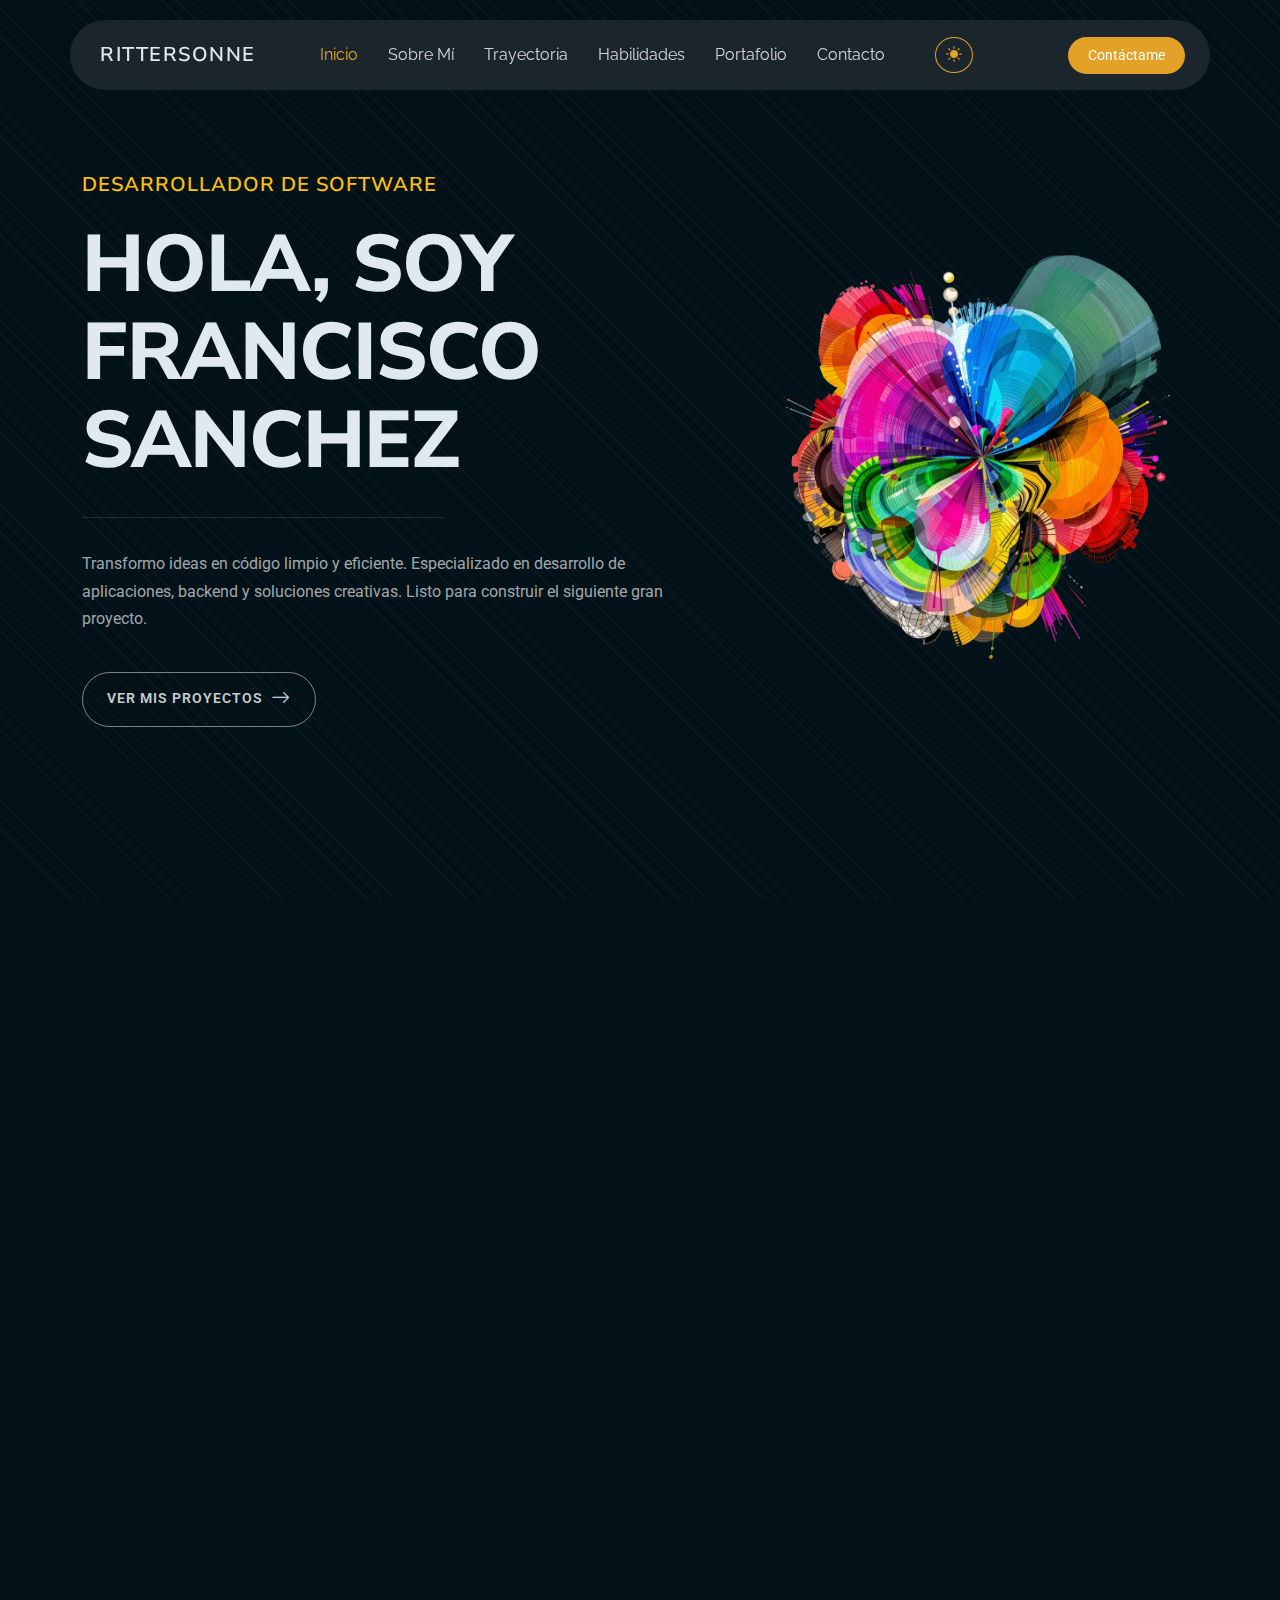
<file: index.html>
<!DOCTYPE html>
<html lang="en">

<head>
  <meta charset="utf-8">
  <meta content="width=device-width, initial-scale=1.0" name="viewport">
  <title>Francisco Sanchez Portafolio</title>
  <meta name="description" content="">
  <meta name="keywords" content="">

  <!-- Favicons -->
  <link href="assets/img/favicon.png" rel="icon">
  <link href="assets/img/apple-touch-icon.png" rel="apple-touch-icon">

  <!-- Fonts -->
  <link href="https://fonts.googleapis.com" rel="preconnect">
  <link href="https://fonts.gstatic.com" rel="preconnect" crossorigin>
  <link href="https://fonts.googleapis.com/css2?family=Roboto:ital,wght@0,100;0,300;0,400;0,500;0,700;0,900;1,100;1,300;1,400;1,500;1,700;1,900&family=Raleway:ital,wght@0,100;0,200;0,300;0,400;0,500;0,600;0,700;0,800;0,900;1,100;1,200;1,300;1,400;1,500;1,600;1,700;1,800;1,900&family=Nunito+Sans:ital,wght@0,200;0,300;0,400;0,600;0,700;0,800;0,900;1,200;1,300;1,400;1,600;1,700;1,800;1,900&display=swap" rel="stylesheet">

  <!-- Vendor CSS Files -->
  <link href="assets/vendor/bootstrap/css/bootstrap.min.css" rel="stylesheet">
  <link href="assets/vendor/bootstrap-icons/bootstrap-icons.css" rel="stylesheet">
  <link href="assets/vendor/aos/aos.css" rel="stylesheet">
  <link href="assets/vendor/swiper/swiper-bundle.min.css" rel="stylesheet">
  <link href="assets/vendor/glightbox/css/glightbox.min.css" rel="stylesheet">

  <!-- Main CSS File -->
  <link href="assets/css/main.css" rel="stylesheet">


  <style>
  /* Forzar colores oscuros en la sección de Skills */
  #skills .service-card {
    background-color: #f8f9fa; /* Fondo gris muy clarito para la tarjeta */
    border: 1px solid #e9ecef; /* Borde suave */
    box-shadow: 0 4px 6px rgba(0,0,0,0.05); /* Sombra suave */
  }
  
  #skills h3 {
    color: #2c3e50 !important; /* Títulos oscuros */
  }
  
  #skills p {
    color: #444444 !important; /* Texto oscuro */
  }
  
  /* Mantener el icono del color dorado original */
  #skills .service-icon i {
    color: #e3a127 !important; 
    background-color: rgba(227, 161, 39, 0.1); /* Fondo suave para el icono */
  }
</style>
  <!-- =======================================================
  * Template Name: Strategy
  * Template URL: https://bootstrapmade.com/strategy-bootstrap-agency-template/
  * Updated: Jun 06 2025 with Bootstrap v5.3.6
  * Author: BootstrapMade.com
  * License: https://bootstrapmade.com/license/
  ======================================================== -->
</head>

<body class="index-page">

  <header id="header" class="header d-flex align-items-center fixed-top">
    <div class="header-container container-fluid container-xl position-relative d-flex align-items-center justify-content-between">

      <a href="index.html" class="logo d-flex align-items-center me-auto me-xl-0">
  <!-- Puedes poner tu nombre aquí -->
  <h1 class="sitename">RitterSonne</h1>
</a>

<!-- Ajusta el menú de navegación para que coincida con lo que dejamos -->
<nav id="navmenu" class="navmenu">
  <ul>
    <li><a href="#hero" class="active">Inicio</a></li>
    <li><a href="#about">Sobre Mí</a></li>
    <li><a href="#resume">Trayectoria</a></li> <!-- Nueva sección similar a la referencia -->
    <li><a href="#skills">Habilidades</a></li>
    <li><a href="#portfolio">Portafolio</a></li>
    <li><a href="#contact">Contacto</a></li>
  </ul>
  <i class="mobile-nav-toggle d-xl-none bi bi-list"></i>
</nav>  

<button id="theme-toggle" class="theme-toggle-btn" aria-label="Cambiar tema" style="margin-right: 15px; background: none; border: 1px solid var(--accent-color); color: var(--accent-color); padding: 5px 10px; border-radius: 50%; cursor: pointer;">
  <i class="bi bi-sun-fill"></i>
</button>

<a class="btn-getstarted" href="#contact">Contáctame</a>
    </div>
  </header>

  <main class="main">

    <section id="hero" class="hero section">
  <div class="container">
    <div class="row">
      <div class="col-lg-7 content-col" data-aos="fade-up">
        <div class="content">
          <div class="agency-name">
            <!-- Pequeño subtítulo -->
            <h5 class="text-warning">DESARROLLADOR DE SOFTWARE</h5>
          </div>

          <div class="main-heading">
            <!-- Tu título principal -->
            <h1>HOLA, SOY <br>FRANCISCO SANCHEZ</h1>
          </div>

          <div class="divider"></div>

          <div class="description">
            <p>Transformo ideas en código limpio y eficiente. Especializado en desarrollo de aplicaciones, backend y soluciones creativas. Listo para construir el siguiente gran proyecto.</p>
          </div>

          <div class="cta-button">
            <a href="#portfolio" class="btn">
              <span>VER MIS PROYECTOS</span>
              <i class="bi bi-arrow-right"></i>
            </a>
          </div>
        </div>
      </div>

      <div class="col-lg-5" data-aos="zoom-out">
        <div class="visual-content">
          <!-- Aquí puedes dejar la imagen abstracta o poner una tuya después -->
          <div class="fluid-shape">
            <img src="assets/img/abstract/abstract-1.webp" alt="Abstract Fluid Shape" class="fluid-img">
          </div>
        </div>
      </div>
    </div>
  </div>
</section><!-- End Hero Section -->

    <!-- About Section -->
   <section id="about" class="about section">
  <div class="container section-title" data-aos="fade-up">
    <h2>Perfil</h2>
    <div><span>Conoce más</span> <span class="description-title">Sobre Mí</span></div>
  </div>

  <div class="container">
    <div class="row gy-4 justify-content-center">
      <!-- Columna Izquierda: Imagen -->
      <div class="col-lg-4 d-flex justify-content-center" data-aos="fade-right">
        <!-- Asegúrate de subir una foto tuya a assets/img/ y cambiar el nombre aquí -->
        <img src="assets/img/about/about-portrait-1.webp" class="img-fluid rounded shadow" alt="Foto de perfil" style="max-height: 400px; object-fit: cover;">
      </div>

      <!-- Columna Derecha: Datos y Bio -->
      <div class="col-lg-8 content" data-aos="fade-left">
        <h3>Desarrollador de Software</h3>
        <p class="fst-italic py-3">
          Soy un desarrollador apasionado por crear soluciones tecnológicas eficientes. Me especializo en Backend y siempre estoy aprendiendo nuevas tecnologías.
        </p>
        
        <div class="row">
          <div class="col-lg-6">
            <ul class="list-unstyled">
              <li class="py-2"><i class="bi bi-chevron-right text-warning"></i> <strong>Nombre:</strong> <span>Francisco Sanchez</span></li>
              <li class="py-2"><i class="bi bi-chevron-right text-warning"></i> <strong>GitHub:</strong> <a href="https://github.com/RitterSonne" target="_blank">github.com/RitterSonne</a></li>
              <li class="py-2"><i class="bi bi-chevron-right text-warning"></i> <strong>Ciudad:</strong> <span>San Cristobal, Venezuela</span></li>
            </ul>
          </div>
          <div class="col-lg-6">
            <ul class="list-unstyled">
              <li class="py-2"><i class="bi bi-chevron-right text-warning"></i> <strong>Email:</strong> <span>mafran001@gmail.com</span></li>
              <li class="py-2"><i class="bi bi-chevron-right text-warning"></i> <strong>Freelance:</strong> <span>Disponible</span></li>
              <li class="py-2"><i class="bi bi-chevron-right text-warning"></i> <strong>Estado:</strong> <span>Open to work</span></li>
            </ul>
          </div>
        </div>
        
        <p class="mt-3">
          Mi trayectoria me ha permitido combinar habilidades técnicas en lenguajes como C++, Python y SQL, con competencias clave como la toma de decisiones, la logística y la coordinación de recursos. Mi filosofía de trabajo es que la mejor tecnología es la que simplifica la vida del usuario y mejora la productividad. Actualmente, busco liderar o integrarme en equipos de desarrollo ágiles para crear herramientas de gestión, software empresarial o soluciones de automatización.
        </p>
      </div>
    </div>
  </div>
</section>
<!-- Resume Section -->
<section id="resume" class="section">
  <div class="container section-title" data-aos="fade-up">
    <h2>Trayectoria</h2>
    <div><span>Mi</span> <span class="description-title">Experiencia y Educación</span></div>
  </div>

  <div class="container">
    <div class="row">
      <!-- Columna Educación -->
      <div class="col-lg-6" data-aos="fade-up" data-aos-delay="100">
        <h3 class="mb-4">Educación y experiencia</h3>
        
        <div class="mb-5">
          <h5 class="fw-bold">Ingeniería en Informatica</h5>
          <p class="fst-italic text-muted">2019 - Presente | UNET</p>
          <p>Descripción breve de lo que aprendiste, logros o tesis.</p>
        </div>

        <div class="mb-5">
          <h5 class="fw-bold">Pasantias</h5>
          <p class="fst-italic text-muted">2022 - 2023 | Agropica | Departamento IT</p>
          <p>Depuracion de base de datos y diseño de redes</p>
        </div>
      </div>

      <!-- Columna Experiencia -->
      <div class="col-lg-6" data-aos="fade-up" data-aos-delay="200">
        <h3 class="mb-4">Experiencia Profesional</h3>
        
       

        <div class="mb-5">
          <h5 class="fw-bold">Freelance Developer</h5>
          <p class="fst-italic text-muted">2025 - 2026 | Remoto</p>
          <p>Creacion de aplicaciones para empresas nacionales</p>
        </div>
      </div>
    </div>
  </div>
</section>
    <!-- Services Section -->
  <section id="skills" class="services section" >
  <div class="container section-title" data-aos="fade-up">
    <h2>Skills</h2>
    <div><span>Mis</span> <span class="description-title">Habilidades Técnicas</span></div>
  </div>

  <div class="container" data-aos="fade-up" data-aos-delay="100">
    <div class="row gy-4">

      <div class="col-lg-4 col-md-6" data-aos="fade-up" data-aos-delay="100">
        <div class="service-card position-relative z-1 h-100"> <!-- h-100 para misma altura -->
          <div class="service-icon"><i class="bi bi-filetype-html"></i></div>
          <h3>Frontend</h3>
          <p>HTML, CSS, JavaScript, React, Bootstrap, XAML.</p>
        </div>
      </div>

      <div class="col-lg-4 col-md-6" data-aos="fade-up" data-aos-delay="200">
        <div class="service-card position-relative z-1 h-100">
          <div class="service-icon"><i class="bi bi-database"></i></div>
          <h3>Backend</h3>
          <p>Java, C++, C#, Node.js, Express, Python (Django/Flask), SQL.</p>
        </div>
      </div>

      <div class="col-lg-4 col-md-6" data-aos="fade-up" data-aos-delay="300">
        <div class="service-card position-relative z-1 h-100">
          <div class="service-icon"><i class="bi bi-git"></i></div>
          <h3>Herramientas</h3>
          <p>Git, GitHub, Docker, Postman, VS Code.</p>
        </div>
      </div>
      
      <!-- Puedes agregar más bloques aquí copiando el div col-lg-4 -->

    </div>
  </div>
</section>
   

   

    <!-- Testimonials Section -->
    

<section id="portfolio" class="portfolio section">
  <!-- Título -->
  <div class="container section-title" data-aos="fade-up">
    <h2>Portafolio</h2>
    <div><span>Mis</span> <span class="description-title">Proyectos Destacados</span></div>
  </div>

  <div class="container" data-aos="fade-up" data-aos-delay="100">

    <!-- INICIO DEL CARRUSEL (SWIPER) -->
    <div class="swiper init-swiper">
      
      <!-- Configuración del Carrusel -->
      <script type="application/json" class="swiper-config">
        {
          "loop": true,
          "speed": 600,
          "autoplay": {
            "delay": 5000
          },
          "slidesPerView": "auto",
          "spaceBetween": 30,
          "pagination": {
            "el": ".swiper-pagination",
            "type": "bullets",
            "clickable": true
          },
          "navigation": {
            "nextEl": ".swiper-button-next",
            "prevEl": ".swiper-button-prev"
          },
          "breakpoints": {
            "320": {
              "slidesPerView": 1,
              "spaceBetween": 20
            },
            "768": {
              "slidesPerView": 2,
              "spaceBetween": 30
            },
            "1200": {
              "slidesPerView": 3,
              "spaceBetween": 30
            }
          }
        }
      </script>

      <!-- Envoltorio de las tarjetas -->
      <div class="swiper-wrapper">

        <!-- TARJETA 1 -->
        <div class="swiper-slide">
          <a href="Agropecuaria.html" class="card-link">
            <div class="project-card no-image">
              <div class="card-header-icons">
                <i class="bi bi-folder-fill folder-icon"></i>
                <i class="bi bi-box-arrow-up-right external-icon"></i>
              </div>
              <h3>Sistema de Gestión Agropecuaria</h3>
              <p>Control de stock en tiempo real con alertas y reportes PDF. Manejo de divisas y sistemas para deudas de clientes</p>
              <div class="tech-badges">
                <span>.NET Framework</span> <span>Sqlite</span>
              </div>
            </div>
          </a>
        </div>

        <!-- TARJETA 2 -->
        <div class="swiper-slide">
          <a href="Proyecto-igbc.html" class="card-link">
            <div class="project-card no-image">
              <div class="card-header-icons">
                <i class="bi bi-folder-fill folder-icon"></i>
                <i class="bi bi-box-arrow-up-right external-icon"></i>
              </div>
              <h3>Portal IGBC</h3>
              <p>Aplicación móvil robusta desarrollada con .NET MAUI. Implementa una arquitectura MVVM y gestiona múltiples roles de usuario para cubrir todo el ciclo de venta, desde la toma del pedido hasta su aprobación y análisis.</p>
              <div class="tech-badges">
                <span>.NET Framework</span> <span>C#</span><span>Sqlite</span><span>Firebase</span>
              </div>
            </div>
          </a>
        </div>

        <!-- TARJETA 3 -->
        <div class="swiper-slide">
          <a href="Server-igbc.html" class="card-link">
            <div class="project-card no-image">
              <div class="card-header-icons">
                <i class="bi bi-folder-fill folder-icon"></i>
                <i class="bi bi-box-arrow-up-right external-icon"></i>
              </div>
              <h3>WebApi IGBC - Backend Server</h3>
              <p>servicio RESTful desarrollado en ASP.NET Core (.NET 8) que actúa como el cerebro lógico para la aplicación móvil "Portal IGBC"</p>
              <div class="tech-badges">
                <span>ASP.NET Core 8.0</span> <span>Swagger / OpenAPI</span><span>Firebase Admin SDK</span>
              </div>
            </div>
          </a>
        </div>

        <!-- TARJETA 4 (Extra para ver el efecto) -->
        <div class="swiper-slide">
          <a href="Servicio.html" class="card-link">
            <div class="project-card no-image">
              <div class="card-header-icons">
                <i class="bi bi-folder-fill folder-icon"></i>
                <i class="bi bi-box-arrow-up-right external-icon"></i>
              </div>
              <h3>Sistema de Gestión de Partituras</h3>
              <p>Plataforma web para la Estudiantina UNET "Eufrasio Medina"</p>
              <div class="tech-badges">
                <span>Laravel 12.x</span> <span>PHP 8.2</span> <span>SQLite / MySQL</span> <span>Tailwind CSS 4.0</span>
              </div>
            </div>
          </a>
        </div>

        <!-- TARJETA 5 -->
        <div class="swiper-slide">
          <a href="Compilador.html" class="card-link">
            <div class="project-card no-image">
              <div class="card-header-icons">
                <i class="bi bi-folder-fill folder-icon"></i>
                <i class="bi bi-box-arrow-up-right external-icon"></i>
              </div>
              <h3>TINT + Compiler</h3>
              <p>Este proyecto es un compilador robusto desarrollado en Java para una versión extendida del lenguaje TINY. Implementa todas las fases de compilación (Análisis Léxico, Sintáctico y Semántico) y genera código ensamblador funcional para la Tiny Machine.</p>
              <div class="tech-badges">
                <span>Java 8+</span> <span>JFlex</span><span>Assembly</span><span>JavaCUP</span>
              </div>
            </div>
          </a>
        </div>

          <div class="swiper-slide">
          <a href="RN.html" class="card-link">
            <div class="project-card no-image">
              <div class="card-header-icons">
                <i class="bi bi-folder-fill folder-icon"></i>
                <i class="bi bi-box-arrow-up-right external-icon"></i>
              </div>
              <h3>Clasificación con KANs</h3>
              <p>Implementación de Redes Neuronales Kolmogorov-Arnold para clasificación no lineal.</p>
              <div class="tech-badges">
                <span>Java 8+</span> <span>JFlex</span><span>Assembly</span><span>JavaCUP</span>
              </div>
            </div>
          </a>
        </div>

      </div> <!-- Fin swiper-wrapper -->

      <!-- BOTONES DE NAVEGACIÓN (Flechas) -->
      <div class="swiper-button-prev"></div>
      <div class="swiper-button-next"></div>
      
      <!-- Puntos de paginación (Opcional) -->
      <div class="swiper-pagination mt-4"></div>

    </div> <!-- Fin swiper -->

  </div>
</section>

    

   

    <!-- Contact Section -->
    <section id="contact" class="contact section">

      <!-- Section Title -->
      <div class="container section-title" data-aos="fade-up">
        <h2>Contact</h2>
        <div><span>Let's</span> <span class="description-title">Connect</span></div>
      </div><!-- End Section Title -->

      <div class="container" data-aos="fade-up" data-aos-delay="100">

        <!-- Contact Info Boxes -->
        <div class="row gy-4 mb-5">
          <div class="col-lg-4" data-aos="fade-up" data-aos-delay="100">
            <div class="contact-info-box">
              <div class="icon-box">
                <i class="bi bi-geo-alt"></i>
              </div>
              <div class="info-content">
                <h4></h4>
                <p></p>
              </div>
            </div>
          </div>

          <div class="col-lg-4" data-aos="fade-up" data-aos-delay="200">
            <div class="contact-info-box">
              <div class="icon-box">
                <i class="bi bi-envelope"></i>
              </div>
              <div class="info-content">
                <h4>Email Address</h4>
                <p>mafran001@gmail.com</p>
                <p>+58 0414 - 7592218</p>
              </div>
            </div>
          </div>

        

      </div>

     

      <!-- Contact Form Section (Overlapping) -->
      

    </section><!-- /Contact Section -->

  </main>

  
  <!-- Scroll Top -->
  <a href="#" id="scroll-top" class="scroll-top d-flex align-items-center justify-content-center"><i class="bi bi-arrow-up-short"></i></a>

  <!-- Preloader -->
  <div id="preloader"></div>

  <!-- Vendor JS Files -->
  <script src="assets/vendor/bootstrap/js/bootstrap.bundle.min.js"></script>
  <script src="assets/vendor/php-email-form/validate.js"></script>
  <script src="assets/vendor/aos/aos.js"></script>
  <script src="assets/vendor/swiper/swiper-bundle.min.js"></script>
  <script src="assets/vendor/glightbox/js/glightbox.min.js"></script>
  <script src="assets/vendor/imagesloaded/imagesloaded.pkgd.min.js"></script>
  <script src="assets/vendor/isotope-layout/isotope.pkgd.min.js"></script>

  <!-- Main JS File -->
  <script src="assets/js/main.js"></script>


  <script>
  // 1. Capturamos los elementos
  const themeToggleBtn = document.getElementById('theme-toggle');
  const themeIcon = themeToggleBtn.querySelector('i');
  const bodyElement = document.body;

  // 2. Función para aplicar el modo claro
  const enableLightMode = () => {
    bodyElement.classList.add('light-mode');
    themeIcon.classList.remove('bi-sun-fill');
    themeIcon.classList.add('bi-moon-fill'); // Cambia icono a luna
    localStorage.setItem('theme', 'light');    // Guarda preferencia
  };

  // 3. Función para aplicar el modo oscuro (quitar modo claro)
  const disableLightMode = () => {
    bodyElement.classList.remove('light-mode');
    themeIcon.classList.remove('bi-moon-fill');
    themeIcon.classList.add('bi-sun-fill');  // Cambia icono a sol
    localStorage.setItem('theme', 'dark');     // Guarda preferencia
  };

  // 4. Verificar preferencia guardada al cargar la página
  if (localStorage.getItem('theme') === 'light') {
    enableLightMode();
  }

  // 5. Escuchar el clic del botón
  themeToggleBtn.addEventListener('click', () => {
    if (bodyElement.classList.contains('light-mode')) {
      disableLightMode();
    } else {
      enableLightMode();
    }
  });
</script>
</body>

</html>
</file>
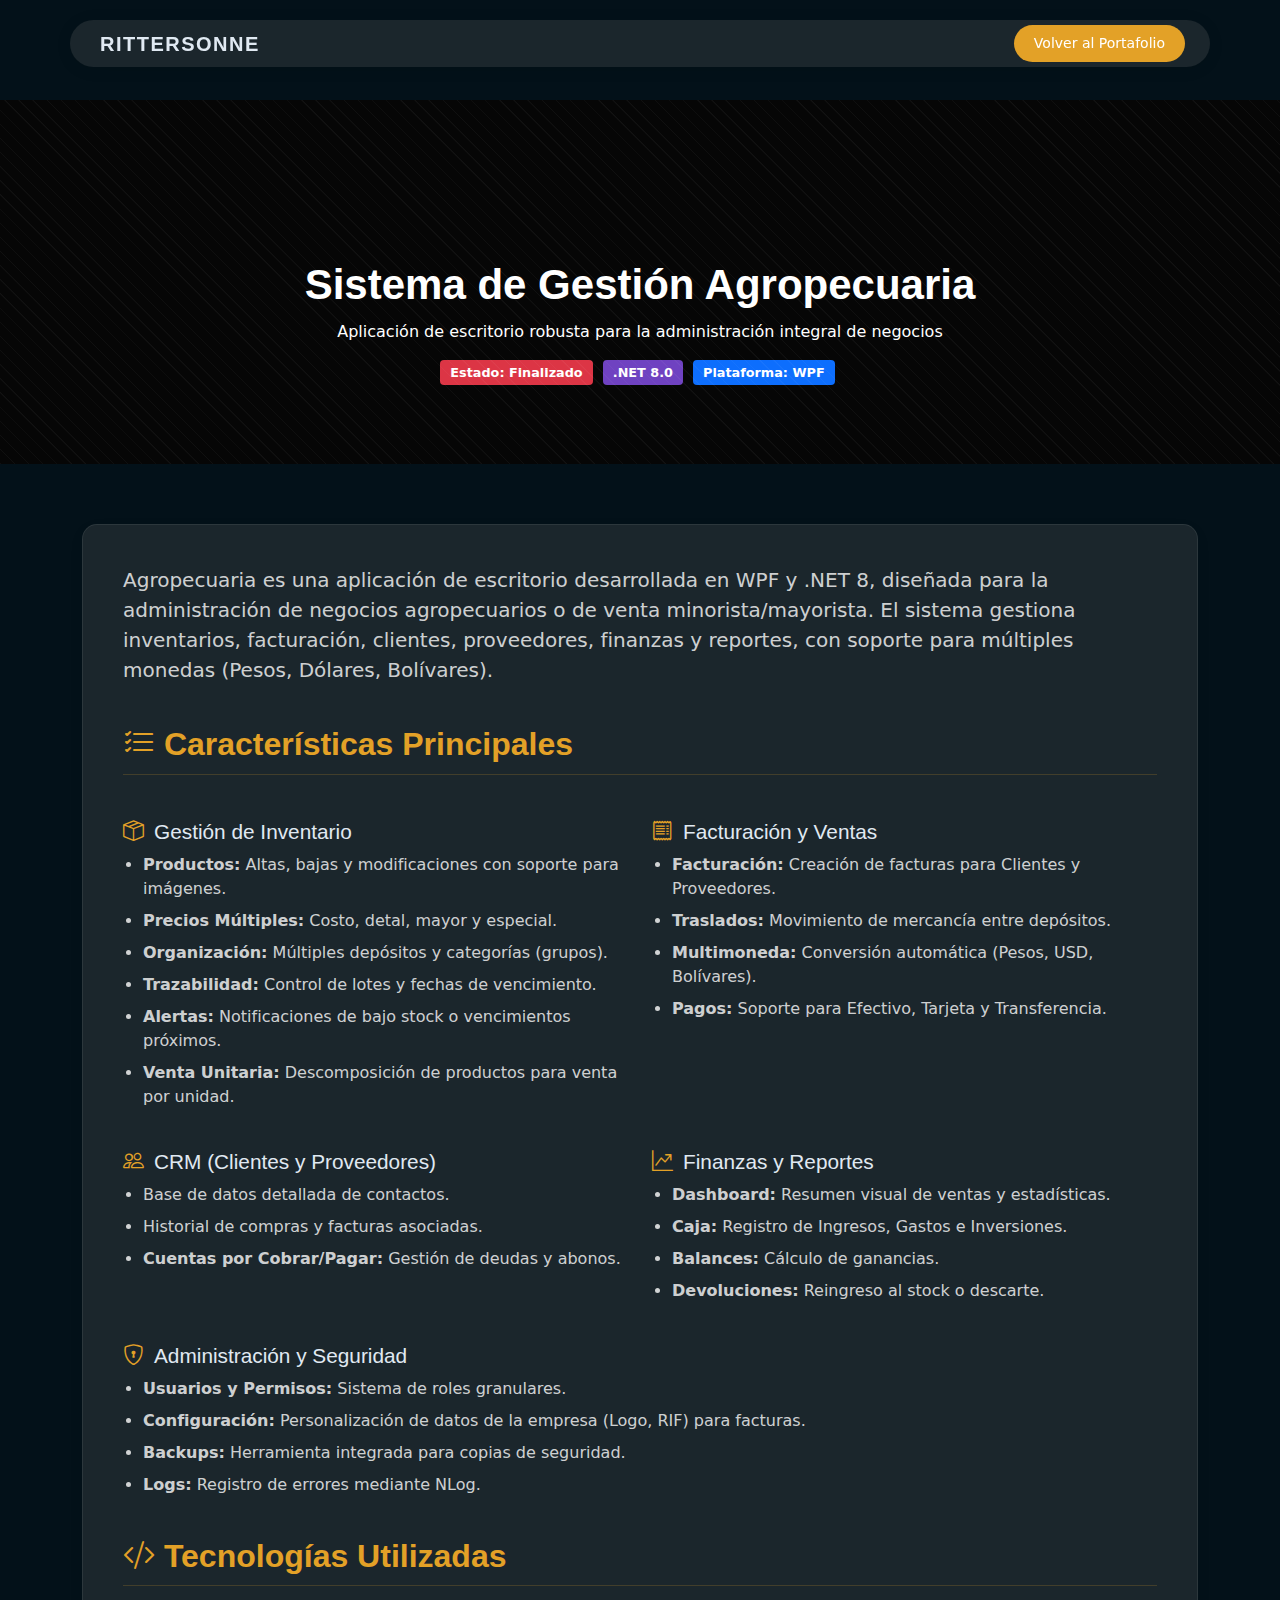
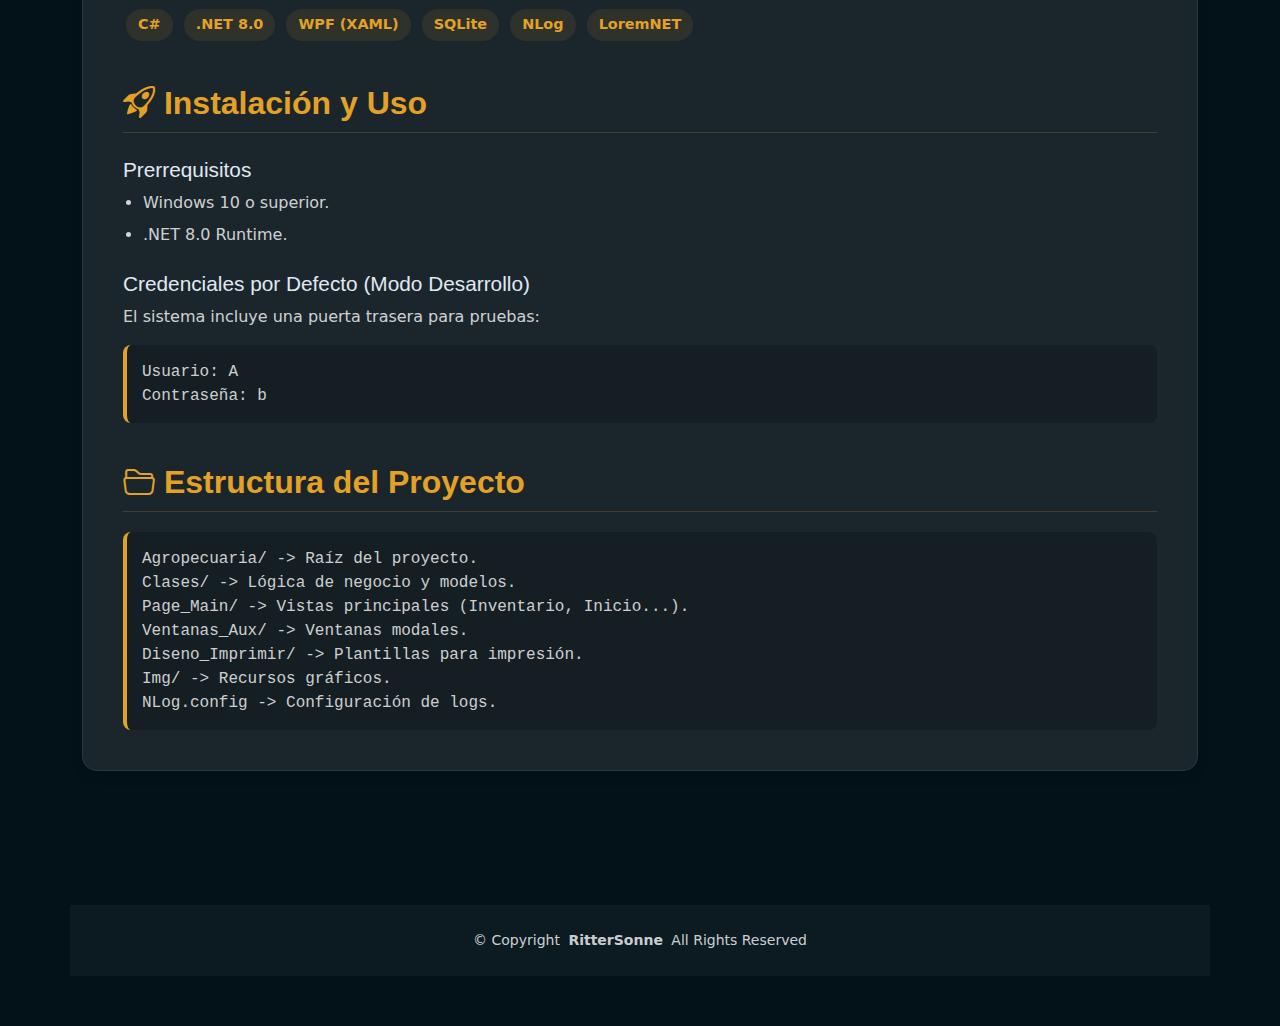
<file: Agropecuaria.html>
<!DOCTYPE html>
<html lang="es">

<head>
  <meta charset="utf-8">
  <meta content="width=device-width, initial-scale=1.0" name="viewport">
  <title>Agropecuaria | RitterSonne</title>

  <!-- Favicons -->
  <link href="assets/img/favicon.png" rel="icon">

  <!-- Estilos -->
  <link href="assets/vendor/bootstrap/css/bootstrap.min.css" rel="stylesheet">
  <link href="assets/vendor/bootstrap-icons/bootstrap-icons.css" rel="stylesheet">
  <!-- Quitamos AOS CSS para evitar conflictos visuales si falla JS -->
  <!-- <link href="assets/vendor/aos/aos.css" rel="stylesheet"> -->
  <link href="assets/css/main.css" rel="stylesheet">
  
  <style>
    /* Ajuste para que el menú no tape el contenido */
    main {
        margin-top: 100px;
    }

    .project-content {
      background: var(--surface-color);
      padding: 40px;
      border-radius: 15px;
      border: 1px solid color-mix(in srgb, var(--default-color), transparent 90%);
      box-shadow: 0 5px 15px rgba(0,0,0,0.05);
      margin-bottom: 50px;
    }
    
    .project-content h2 { 
      margin-top: 40px; 
      margin-bottom: 20px;
      color: var(--accent-color); 
      font-weight: 700;
      border-bottom: 1px solid color-mix(in srgb, var(--accent-color), transparent 80%);
      padding-bottom: 10px;
    }
    
    .project-content h3 { 
      margin-top: 25px; 
      font-size: 1.3rem;
      color: var(--heading-color); 
      display: flex;
      align-items: center;
      gap: 10px;
    }

    .project-content h3 i { color: var(--accent-color); }

    .tech-tag { 
      background: color-mix(in srgb, var(--accent-color), transparent 90%); 
      padding: 5px 12px; 
      border-radius: 20px; 
      color: var(--accent-color); 
      font-weight: 600;
      font-size: 0.9rem;
      display: inline-block;
      margin: 3px;
    }

    .status-badge {
        padding: 5px 10px;
        border-radius: 4px;
        color: white;
        font-size: 0.8rem;
        font-weight: bold;
        margin-right: 5px;
    }
    .bg-finished { background-color: #dc3545; }
    .bg-net { background-color: #6f42c1; }
    .bg-wpf { background-color: #0d6efd; }

    .code-box {
        background-color: rgba(0,0,0,0.2);
        padding: 15px;
        border-radius: 8px;
        font-family: monospace;
        color: var(--default-color);
        border-left: 4px solid var(--accent-color);
    }

    .project-content ul { padding-left: 20px; }
    .project-content ul li { margin-bottom: 8px; color: var(--default-color); }

    /* Ajustes modo claro */
    body.light-mode .project-content {
        background: #ffffff;
        box-shadow: 0 5px 20px rgba(0,0,0,0.08);
    }
    body.light-mode .code-box {
        background-color: #f8f9fa;
        border: 1px solid #e9ecef;
        border-left: 4px solid var(--accent-color);
    }
  </style>
</head>

<body class="starter-page-page">

  <!-- HEADER -->
  <header id="header" class="header d-flex align-items-center fixed-top">
    <div class="header-container container-fluid container-xl position-relative d-flex align-items-center justify-content-between">
      <a href="index.html" class="logo d-flex align-items-center me-auto me-xl-0">
        <h1 class="sitename">RitterSonne</h1>
      </a>
      <a class="btn-getstarted" href="index.html#portfolio">Volver al Portafolio</a>
    </div>
  </header>

  <main class="main">

    <!-- Título Principal (Sin data-aos) -->
    <div class="page-title dark-background">
      <div class="container position-relative">
        <h1>Sistema de Gestión Agropecuaria</h1>
        <p>Aplicación de escritorio robusta para la administración integral de negocios</p>
        <div class="mt-3">
            <span class="status-badge bg-finished">Estado: Finalizado</span>
            <span class="status-badge bg-net">.NET 8.0</span>
            <span class="status-badge bg-wpf">Plataforma: WPF</span>
        </div>
      </div>
    </div>

    <!-- Contenido del Proyecto (Sin data-aos) -->
    <section class="section">
      <div class="container"> <!-- Se eliminó data-aos="fade-up" aquí -->
        <div class="project-content">
            
            <p class="lead">
                Agropecuaria es una aplicación de escritorio desarrollada en <strong>WPF</strong> y <strong>.NET 8</strong>, diseñada para la administración de negocios agropecuarios o de venta minorista/mayorista. El sistema gestiona inventarios, facturación, clientes, proveedores, finanzas y reportes, con soporte para múltiples monedas (Pesos, Dólares, Bolívares).
            </p>

            <h2><i class="bi bi-list-check"></i> Características Principales</h2>

            <div class="row">
                <div class="col-md-6">
                    <h3><i class="bi bi-box-seam"></i> Gestión de Inventario</h3>
                    <ul>
                        <li><strong>Productos:</strong> Altas, bajas y modificaciones con soporte para imágenes.</li>
                        <li><strong>Precios Múltiples:</strong> Costo, detal, mayor y especial.</li>
                        <li><strong>Organización:</strong> Múltiples depósitos y categorías (grupos).</li>
                        <li><strong>Trazabilidad:</strong> Control de lotes y fechas de vencimiento.</li>
                        <li><strong>Alertas:</strong> Notificaciones de bajo stock o vencimientos próximos.</li>
                        <li><strong>Venta Unitaria:</strong> Descomposición de productos para venta por unidad.</li>
                    </ul>
                </div>
                <div class="col-md-6">
                    <h3><i class="bi bi-receipt"></i> Facturación y Ventas</h3>
                    <ul>
                        <li><strong>Facturación:</strong> Creación de facturas para Clientes y Proveedores.</li>
                        <li><strong>Traslados:</strong> Movimiento de mercancía entre depósitos.</li>
                        <li><strong>Multimoneda:</strong> Conversión automática (Pesos, USD, Bolívares).</li>
                        <li><strong>Pagos:</strong> Soporte para Efectivo, Tarjeta y Transferencia.</li>
                    </ul>
                </div>
            </div>

            <div class="row">
                <div class="col-md-6">
                    <h3><i class="bi bi-people"></i> CRM (Clientes y Proveedores)</h3>
                    <ul>
                        <li>Base de datos detallada de contactos.</li>
                        <li>Historial de compras y facturas asociadas.</li>
                        <li><strong>Cuentas por Cobrar/Pagar:</strong> Gestión de deudas y abonos.</li>
                    </ul>
                </div>
                <div class="col-md-6">
                    <h3><i class="bi bi-graph-up-arrow"></i> Finanzas y Reportes</h3>
                    <ul>
                        <li><strong>Dashboard:</strong> Resumen visual de ventas y estadísticas.</li>
                        <li><strong>Caja:</strong> Registro de Ingresos, Gastos e Inversiones.</li>
                        <li><strong>Balances:</strong> Cálculo de ganancias.</li>
                        <li><strong>Devoluciones:</strong> Reingreso al stock o descarte.</li>
                    </ul>
                </div>
            </div>

            <h3><i class="bi bi-shield-lock"></i> Administración y Seguridad</h3>
            <ul>
                <li><strong>Usuarios y Permisos:</strong> Sistema de roles granulares.</li>
                <li><strong>Configuración:</strong> Personalización de datos de la empresa (Logo, RIF) para facturas.</li>
                <li><strong>Backups:</strong> Herramienta integrada para copias de seguridad.</li>
                <li><strong>Logs:</strong> Registro de errores mediante NLog.</li>
            </ul>

            <h2><i class="bi bi-code-slash"></i> Tecnologías Utilizadas</h2>
            <div>
                <span class="tech-tag">C#</span>
                <span class="tech-tag">.NET 8.0</span>
                <span class="tech-tag">WPF (XAML)</span>
                <span class="tech-tag">SQLite</span>
                <span class="tech-tag">NLog</span>
                <span class="tech-tag">LoremNET</span>
            </div>

            <h2><i class="bi bi-rocket-takeoff"></i> Instalación y Uso</h2>
            
            <h3>Prerrequisitos</h3>
            <ul>
                <li>Windows 10 o superior.</li>
                <li>.NET 8.0 Runtime.</li>
            </ul>

            <h3>Credenciales por Defecto (Modo Desarrollo)</h3>
            <p>El sistema incluye una puerta trasera para pruebas:</p>
            <div class="code-box">
                Usuario: A<br>
                Contraseña: b
            </div>

            <h2><i class="bi bi-folder2-open"></i> Estructura del Proyecto</h2>
            <div class="code-box">
                Agropecuaria/      -> Raíz del proyecto.<br>
                Clases/            -> Lógica de negocio y modelos.<br>
                Page_Main/         -> Vistas principales (Inventario, Inicio...).<br>
                Ventanas_Aux/      -> Ventanas modales.<br>
                Diseno_Imprimir/   -> Plantillas para impresión.<br>
                Img/               -> Recursos gráficos.<br>
                NLog.config        -> Configuración de logs.
            </div>

        </div>
      </div>
    </section>

  </main>

  <!-- FOOTER -->
  <footer id="footer" class="footer">
    <div class="container copyright text-center mt-4">
      <p>© <span>Copyright</span> <strong class="px-1 sitename">RitterSonne</strong> <span>All Rights Reserved</span></p>
    </div>
  </footer>

  <!-- Scripts -->
  <script src="assets/vendor/bootstrap/js/bootstrap.bundle.min.js"></script>
  <!-- Main JS (Contiene la lógica del tema claro/oscuro) -->
  <script src="assets/js/main.js"></script>
  
  <script>
    // Recuperar el tema seleccionado
    if (localStorage.getItem('theme') === 'light') {
      document.body.classList.add('light-mode');
    }
  </script>

</body>
</html>
</file>
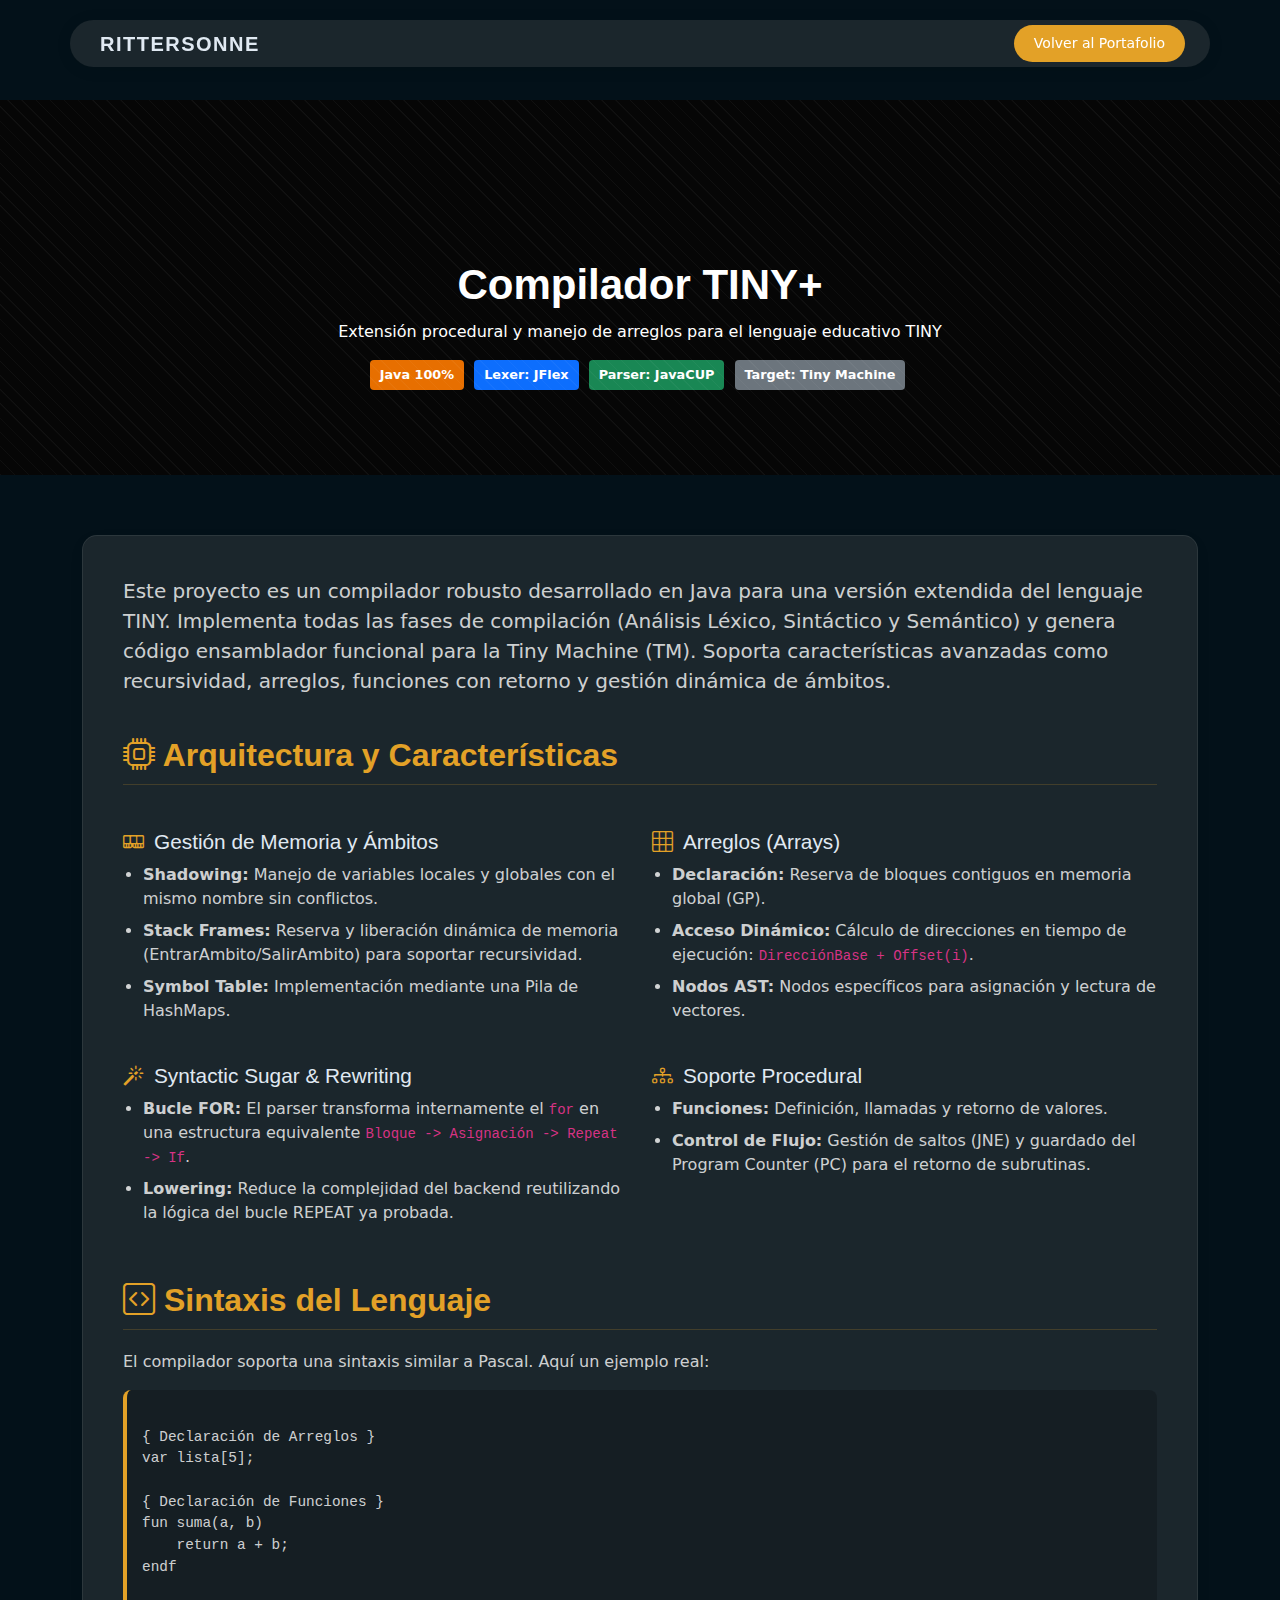
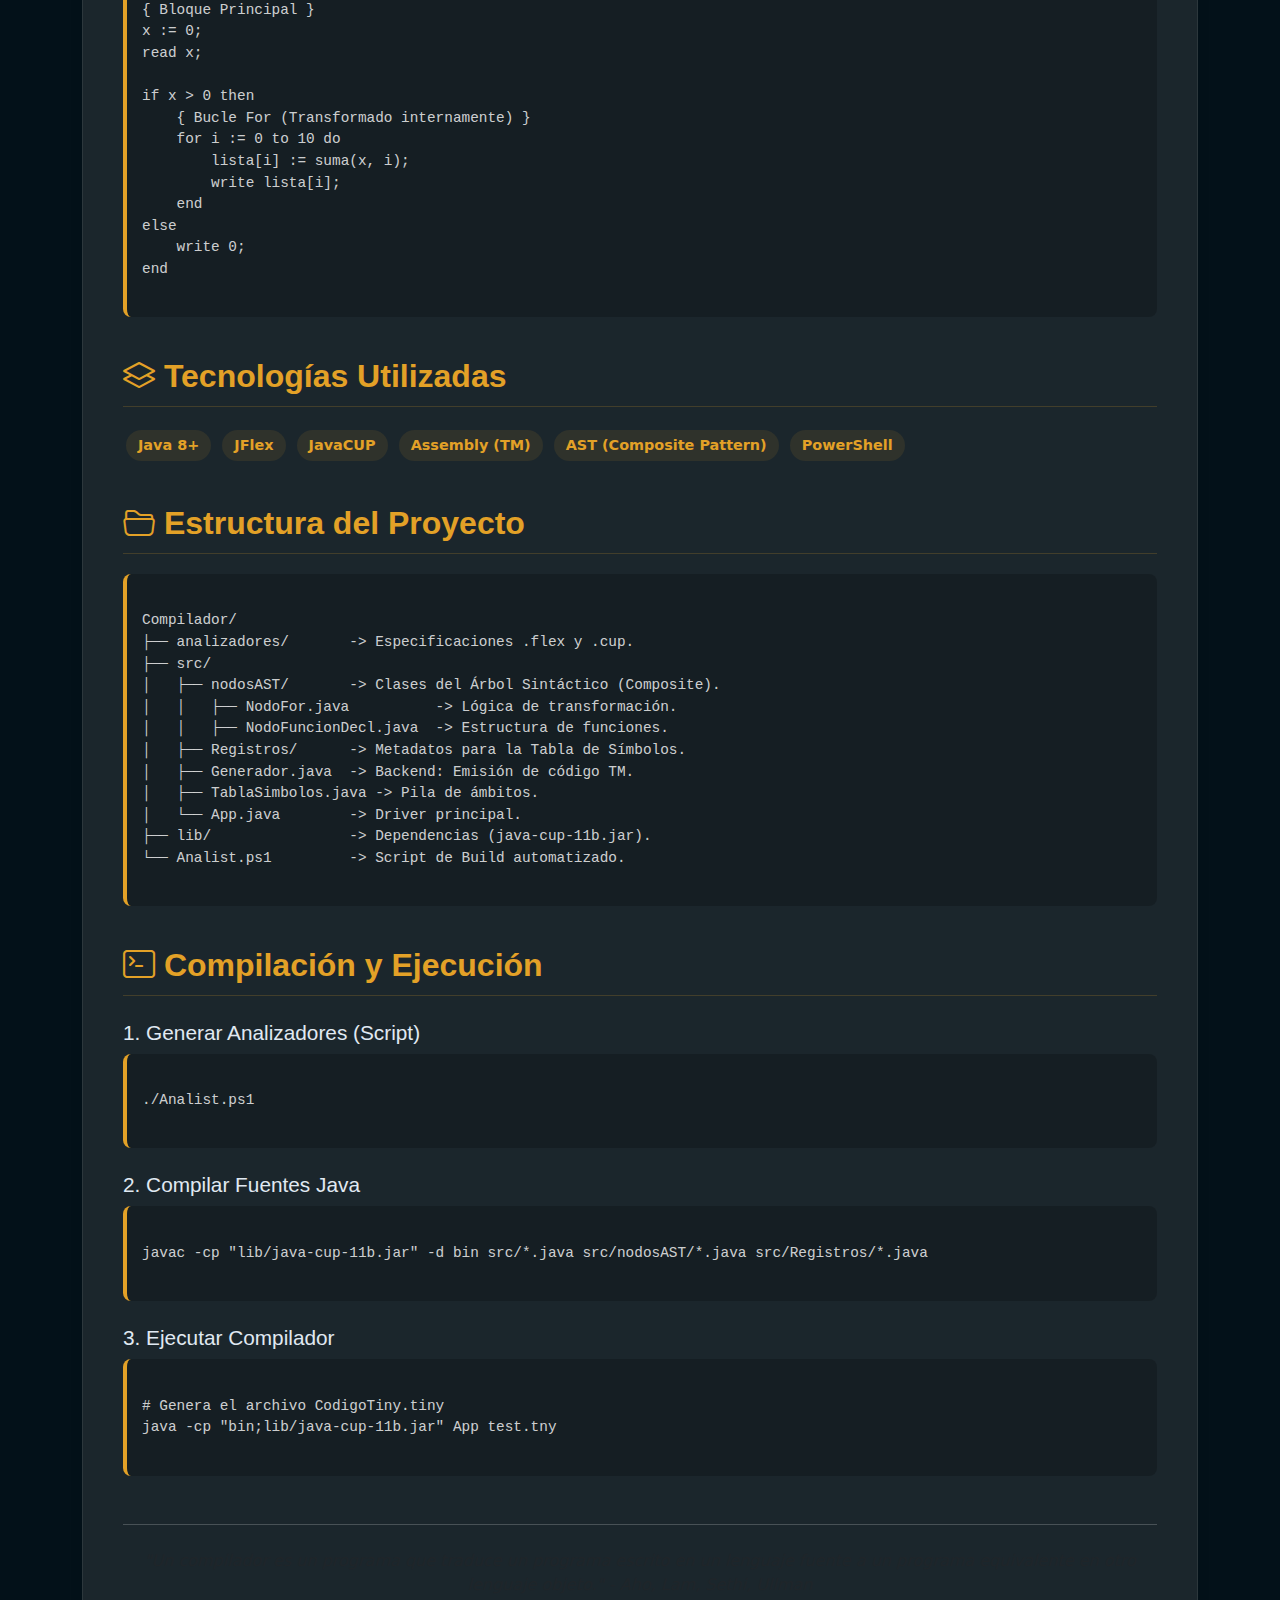
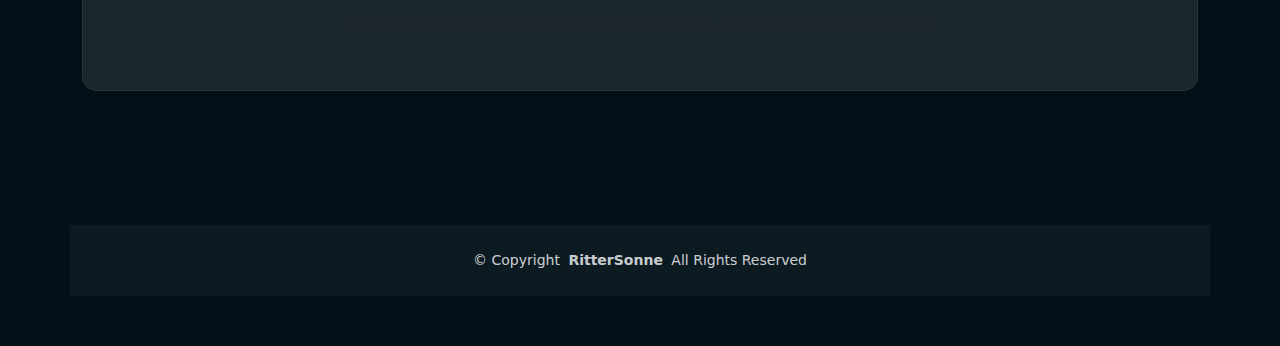
<file: Compilador.html>
<!DOCTYPE html>
<html lang="es">

<head>
  <meta charset="utf-8">
  <meta content="width=device-width, initial-scale=1.0" name="viewport">
  <title>TINY+ Compiler | RitterSonne</title>

  <!-- Favicons -->
  <link href="assets/img/favicon.png" rel="icon">

  <!-- Estilos -->
  <link href="assets/vendor/bootstrap/css/bootstrap.min.css" rel="stylesheet">
  <link href="assets/vendor/bootstrap-icons/bootstrap-icons.css" rel="stylesheet">
  <link href="assets/css/main.css" rel="stylesheet">
  
  <style>
    /* Ajuste para que el menú no tape el contenido */
    main {
        margin-top: 100px;
    }

    .project-content {
      background: var(--surface-color);
      padding: 40px;
      border-radius: 15px;
      border: 1px solid color-mix(in srgb, var(--default-color), transparent 90%);
      box-shadow: 0 5px 15px rgba(0,0,0,0.05);
      margin-bottom: 50px;
    }
    
    .project-content h2 { 
      margin-top: 40px; 
      margin-bottom: 20px;
      color: var(--accent-color); 
      font-weight: 700;
      border-bottom: 1px solid color-mix(in srgb, var(--accent-color), transparent 80%);
      padding-bottom: 10px;
    }
    
    .project-content h3 { 
      margin-top: 25px; 
      font-size: 1.3rem;
      color: var(--heading-color); 
      display: flex;
      align-items: center;
      gap: 10px;
    }

    .project-content h3 i { color: var(--accent-color); }

    .tech-tag { 
      background: color-mix(in srgb, var(--accent-color), transparent 90%); 
      padding: 5px 12px; 
      border-radius: 20px; 
      color: var(--accent-color); 
      font-weight: 600;
      font-size: 0.9rem;
      display: inline-block;
      margin: 3px;
    }

    .status-badge {
        padding: 5px 10px;
        border-radius: 4px;
        color: white;
        font-size: 0.8rem;
        font-weight: bold;
        margin-right: 5px;
        display: inline-block;
        margin-bottom: 5px;
    }
    
    /* Colores específicos para badges de este proyecto */
    .bg-java { background-color: #E76F00; }   /* Naranja Java */
    .bg-jflex { background-color: #0d6efd; }  /* Azul */
    .bg-cup { background-color: #198754; }    /* Verde */
    .bg-tm { background-color: #6c757d; }     /* Gris */

    .code-box {
        background-color: rgba(0,0,0,0.2);
        padding: 15px;
        border-radius: 8px;
        font-family: monospace;
        color: var(--default-color);
        border-left: 4px solid var(--accent-color);
        overflow-x: auto;
        white-space: pre-wrap;
        font-size: 0.9rem;
    }

    /* Estilo especial para código fuente coloreado simple */
    .code-syntax {
        color: #d63384; /* Rosa para keywords */
    }

    .project-content ul { padding-left: 20px; }
    .project-content ul li { margin-bottom: 8px; color: var(--default-color); }

    /* Ajustes modo claro */
    body.light-mode .project-content {
        background: #ffffff;
        box-shadow: 0 5px 20px rgba(0,0,0,0.08);
    }
    body.light-mode .code-box {
        background-color: #f8f9fa;
        border: 1px solid #e9ecef;
        border-left: 4px solid var(--accent-color);
    }
  </style>
</head>

<body class="starter-page-page">

  <!-- HEADER -->
  <header id="header" class="header d-flex align-items-center fixed-top">
    <div class="header-container container-fluid container-xl position-relative d-flex align-items-center justify-content-between">
      <a href="index.html" class="logo d-flex align-items-center me-auto me-xl-0">
        <h1 class="sitename">RitterSonne</h1>
      </a>
      <a class="btn-getstarted" href="index.html#portfolio">Volver al Portafolio</a>
    </div>
  </header>

  <main class="main">

    <!-- Título Principal -->
    <div class="page-title dark-background">
      <div class="container position-relative">
        <h1>Compilador TINY+</h1>
        <p>Extensión procedural y manejo de arreglos para el lenguaje educativo TINY</p>
        <div class="mt-3">
            <span class="status-badge bg-java">Java 100%</span>
            <span class="status-badge bg-jflex">Lexer: JFlex</span>
            <span class="status-badge bg-cup">Parser: JavaCUP</span>
            <span class="status-badge bg-tm">Target: Tiny Machine</span>
        </div>
      </div>
    </div>

    <!-- Contenido del Proyecto -->
    <section class="section">
      <div class="container">
        <div class="project-content">
            
            <p class="lead">
                Este proyecto es un compilador robusto desarrollado en <strong>Java</strong> para una versión extendida del lenguaje TINY. Implementa todas las fases de compilación (Análisis Léxico, Sintáctico y Semántico) y genera código ensamblador funcional para la <strong>Tiny Machine (TM)</strong>. Soporta características avanzadas como recursividad, arreglos, funciones con retorno y gestión dinámica de ámbitos.
            </p>

            <h2><i class="bi bi-cpu"></i> Arquitectura y Características</h2>

            <div class="row">
                <div class="col-md-6">
                    <h3><i class="bi bi-memory"></i> Gestión de Memoria y Ámbitos</h3>
                    <ul>
                        <li><strong>Shadowing:</strong> Manejo de variables locales y globales con el mismo nombre sin conflictos.</li>
                        <li><strong>Stack Frames:</strong> Reserva y liberación dinámica de memoria (EntrarAmbito/SalirAmbito) para soportar recursividad.</li>
                        <li><strong>Symbol Table:</strong> Implementación mediante una Pila de HashMaps.</li>
                    </ul>
                </div>
                <div class="col-md-6">
                    <h3><i class="bi bi-grid-3x3"></i> Arreglos (Arrays)</h3>
                    <ul>
                        <li><strong>Declaración:</strong> Reserva de bloques contiguos en memoria global (GP).</li>
                        <li><strong>Acceso Dinámico:</strong> Cálculo de direcciones en tiempo de ejecución: <code>DirecciónBase + Offset(i)</code>.</li>
                        <li><strong>Nodos AST:</strong> Nodos específicos para asignación y lectura de vectores.</li>
                    </ul>
                </div>
            </div>

            <div class="row">
                <div class="col-md-6">
                    <h3><i class="bi bi-magic"></i> Syntactic Sugar & Rewriting</h3>
                    <ul>
                        <li><strong>Bucle FOR:</strong> El parser transforma internamente el <code>for</code> en una estructura equivalente <code>Bloque -> Asignación -> Repeat -> If</code>.</li>
                        <li><strong>Lowering:</strong> Reduce la complejidad del backend reutilizando la lógica del bucle REPEAT ya probada.</li>
                    </ul>
                </div>
                <div class="col-md-6">
                    <h3><i class="bi bi-diagram-3"></i> Soporte Procedural</h3>
                    <ul>
                        <li><strong>Funciones:</strong> Definición, llamadas y retorno de valores.</li>
                        <li><strong>Control de Flujo:</strong> Gestión de saltos (JNE) y guardado del Program Counter (PC) para el retorno de subrutinas.</li>
                    </ul>
                </div>
            </div>

            <h2><i class="bi bi-code-square"></i> Sintaxis del Lenguaje</h2>
            <p>El compilador soporta una sintaxis similar a Pascal. Aquí un ejemplo real:</p>
            <div class="code-box">
{ Declaración de Arreglos }
var lista[5];

{ Declaración de Funciones }
fun suma(a, b)
    return a + b;
endf

{ Bloque Principal }
x := 0;
read x;

if x > 0 then
    { Bucle For (Transformado internamente) }
    for i := 0 to 10 do
        lista[i] := suma(x, i);
        write lista[i];
    end
else
    write 0;
end
            </div>

            <h2><i class="bi bi-layers"></i> Tecnologías Utilizadas</h2>
            <div>
                <span class="tech-tag">Java 8+</span>
                <span class="tech-tag">JFlex</span>
                <span class="tech-tag">JavaCUP</span>
                <span class="tech-tag">Assembly (TM)</span>
                <span class="tech-tag">AST (Composite Pattern)</span>
                <span class="tech-tag">PowerShell</span>
            </div>

            <h2><i class="bi bi-folder2-open"></i> Estructura del Proyecto</h2>
            <div class="code-box">
Compilador/
├── analizadores/       -> Especificaciones .flex y .cup.
├── src/
│   ├── nodosAST/       -> Clases del Árbol Sintáctico (Composite).
│   │   ├── NodoFor.java          -> Lógica de transformación.
│   │   ├── NodoFuncionDecl.java  -> Estructura de funciones.
│   ├── Registros/      -> Metadatos para la Tabla de Símbolos.
│   ├── Generador.java  -> Backend: Emisión de código TM.
│   ├── TablaSimbolos.java -> Pila de ámbitos.
│   └── App.java        -> Driver principal.
├── lib/                -> Dependencias (java-cup-11b.jar).
└── Analist.ps1         -> Script de Build automatizado.
            </div>

            <h2><i class="bi bi-terminal"></i> Compilación y Ejecución</h2>
            
            <h3>1. Generar Analizadores (Script)</h3>
            <div class="code-box">
./Analist.ps1
            </div>

            <h3>2. Compilar Fuentes Java</h3>
            <div class="code-box">
javac -cp "lib/java-cup-11b.jar" -d bin src/*.java src/nodosAST/*.java src/Registros/*.java
            </div>

            <h3>3. Ejecutar Compilador</h3>
            <div class="code-box">
# Genera el archivo CodigoTiny.tiny
java -cp "bin;lib/java-cup-11b.jar" App test.tny
            </div>

            <hr class="mt-5 mb-4">
            
            <div class="text-center text-muted fst-italic">
                <p>"Un compilador es un programa que traduce un programa escrito en un lenguaje fuente a un programa equivalente en otro lenguaje objeto." - Aho, Lam, Sethi, Ullman</p>
                <p class="small">Proyecto de Cátedra UNET - Desarrollado por Jose G. Briceño & Francisco J. Sanchez</p>
            </div>

        </div>
      </div>
    </section>

  </main>

  <!-- FOOTER -->
  <footer id="footer" class="footer">
    <div class="container copyright text-center mt-4">
      <p>© <span>Copyright</span> <strong class="px-1 sitename">RitterSonne</strong> <span>All Rights Reserved</span></p>
    </div>
  </footer>

  <!-- Scripts -->
  <script src="assets/vendor/bootstrap/js/bootstrap.bundle.min.js"></script>
  <script src="assets/js/main.js"></script>
  
  <script>
    // Recuperar el tema seleccionado
    if (localStorage.getItem('theme') === 'light') {
      document.body.classList.add('light-mode');
    }
  </script>

</body>
</html>
</file>
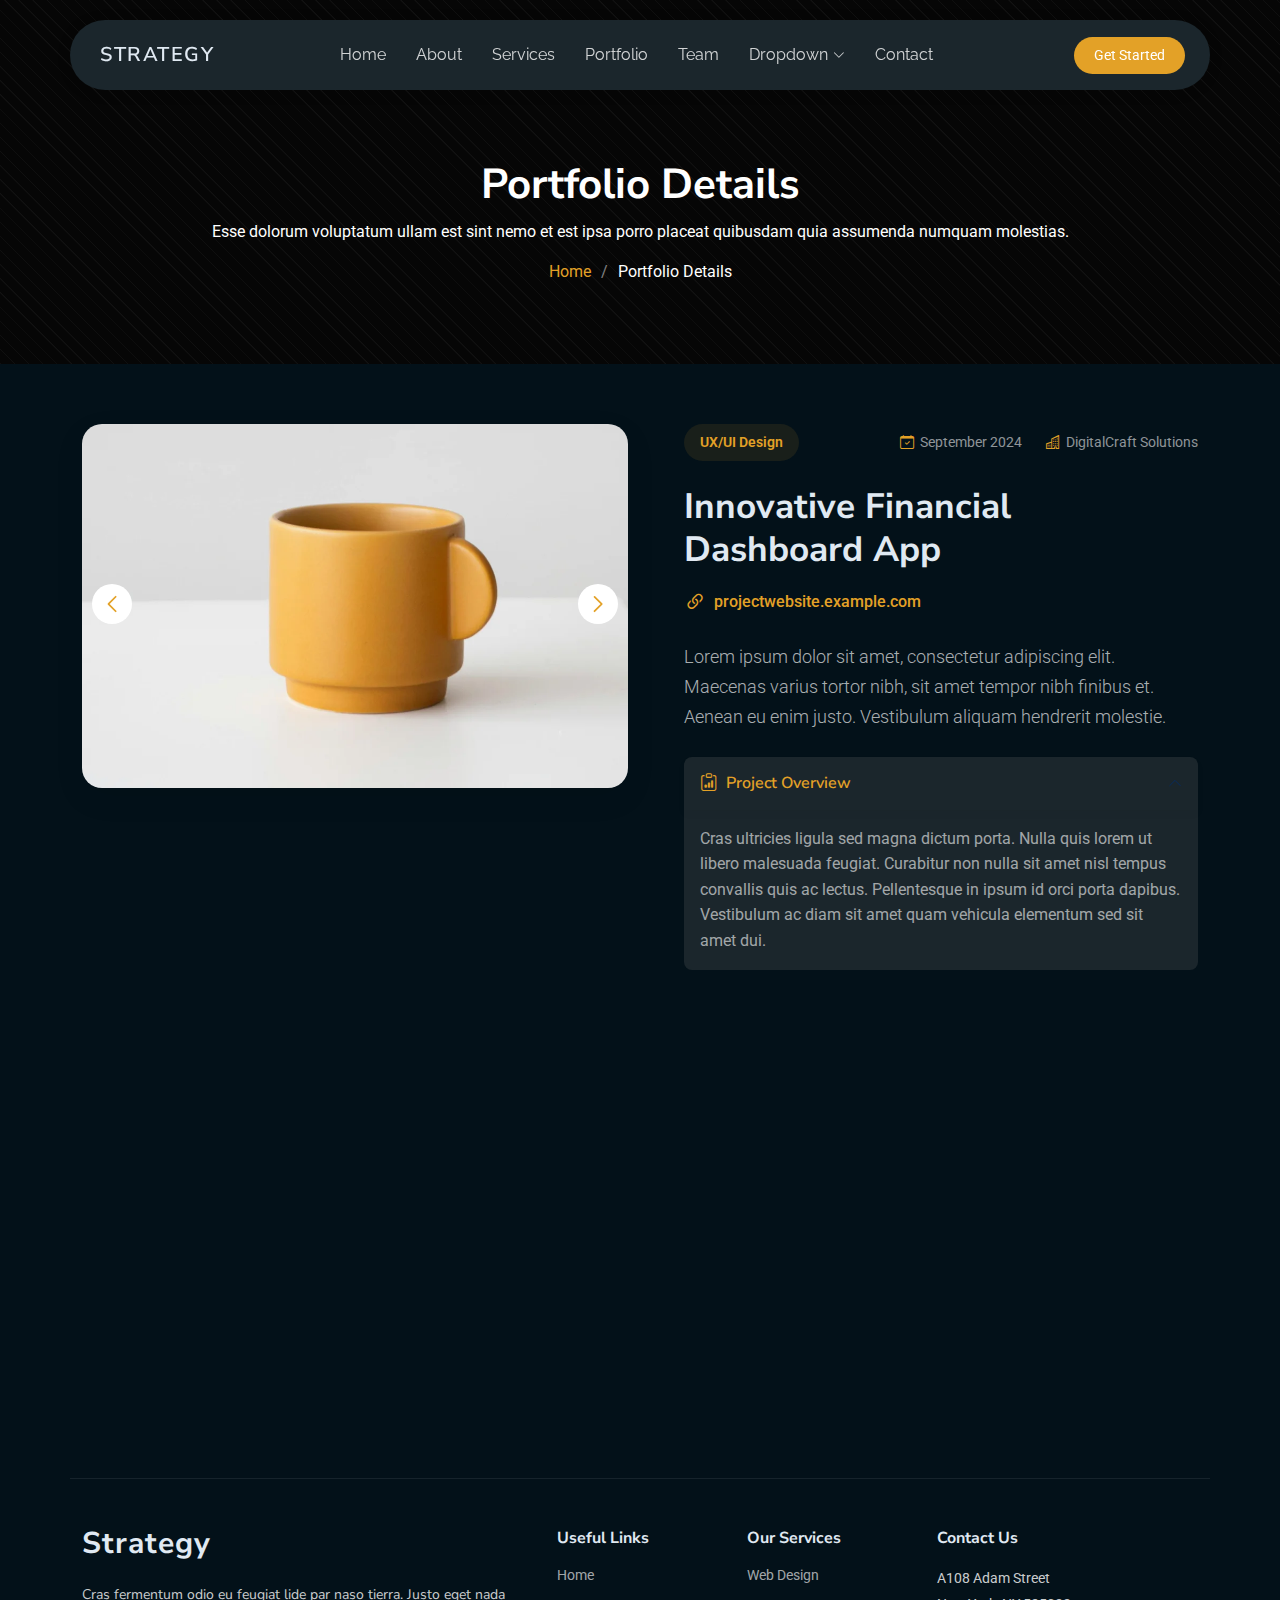
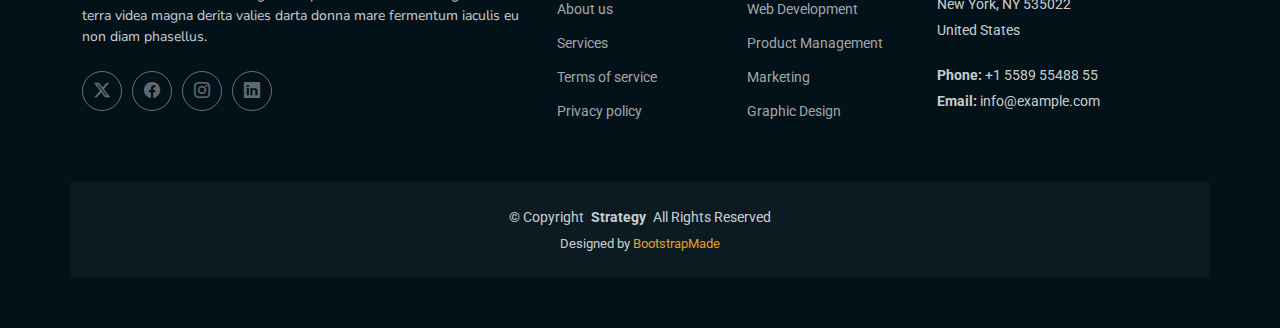
<file: portfolio-details.html>
<!DOCTYPE html>
<html lang="en">

<head>
  <meta charset="utf-8">
  <meta content="width=device-width, initial-scale=1.0" name="viewport">
  <title>Portfolio Details - Strategy Bootstrap Template</title>
  <meta name="description" content="">
  <meta name="keywords" content="">

  <!-- Favicons -->
  <link href="assets/img/favicon.png" rel="icon">
  <link href="assets/img/apple-touch-icon.png" rel="apple-touch-icon">

  <!-- Fonts -->
  <link href="https://fonts.googleapis.com" rel="preconnect">
  <link href="https://fonts.gstatic.com" rel="preconnect" crossorigin>
  <link href="https://fonts.googleapis.com/css2?family=Roboto:ital,wght@0,100;0,300;0,400;0,500;0,700;0,900;1,100;1,300;1,400;1,500;1,700;1,900&family=Raleway:ital,wght@0,100;0,200;0,300;0,400;0,500;0,600;0,700;0,800;0,900;1,100;1,200;1,300;1,400;1,500;1,600;1,700;1,800;1,900&family=Nunito+Sans:ital,wght@0,200;0,300;0,400;0,600;0,700;0,800;0,900;1,200;1,300;1,400;1,600;1,700;1,800;1,900&display=swap" rel="stylesheet">

  <!-- Vendor CSS Files -->
  <link href="assets/vendor/bootstrap/css/bootstrap.min.css" rel="stylesheet">
  <link href="assets/vendor/bootstrap-icons/bootstrap-icons.css" rel="stylesheet">
  <link href="assets/vendor/aos/aos.css" rel="stylesheet">
  <link href="assets/vendor/swiper/swiper-bundle.min.css" rel="stylesheet">
  <link href="assets/vendor/glightbox/css/glightbox.min.css" rel="stylesheet">

  <!-- Main CSS File -->
  <link href="assets/css/main.css" rel="stylesheet">

  <!-- =======================================================
  * Template Name: Strategy
  * Template URL: https://bootstrapmade.com/strategy-bootstrap-agency-template/
  * Updated: Jun 06 2025 with Bootstrap v5.3.6
  * Author: BootstrapMade.com
  * License: https://bootstrapmade.com/license/
  ======================================================== -->
</head>

<body class="portfolio-details-page">

  <header id="header" class="header d-flex align-items-center fixed-top">
    <div class="header-container container-fluid container-xl position-relative d-flex align-items-center justify-content-between">

      <a href="index.html" class="logo d-flex align-items-center me-auto me-xl-0">
        <!-- Uncomment the line below if you also wish to use an image logo -->
        <!-- <img src="assets/img/logo.webp" alt=""> -->
        <h1 class="sitename">Strategy</h1>
      </a>

      <nav id="navmenu" class="navmenu">
        <ul>
          <li><a href="#hero">Home</a></li>
          <li><a href="#about">About</a></li>
          <li><a href="#services">Services</a></li>
          <li><a href="#portfolio">Portfolio</a></li>
          <li><a href="#team">Team</a></li>
          <li class="dropdown"><a href="#"><span>Dropdown</span> <i class="bi bi-chevron-down toggle-dropdown"></i></a>
            <ul>
              <li><a href="#">Dropdown 1</a></li>
              <li class="dropdown"><a href="#"><span>Deep Dropdown</span> <i class="bi bi-chevron-down toggle-dropdown"></i></a>
                <ul>
                  <li><a href="#">Deep Dropdown 1</a></li>
                  <li><a href="#">Deep Dropdown 2</a></li>
                  <li><a href="#">Deep Dropdown 3</a></li>
                  <li><a href="#">Deep Dropdown 4</a></li>
                  <li><a href="#">Deep Dropdown 5</a></li>
                </ul>
              </li>
              <li><a href="#">Dropdown 2</a></li>
              <li><a href="#">Dropdown 3</a></li>
              <li><a href="#">Dropdown 4</a></li>
            </ul>
          </li>
          <li><a href="#contact">Contact</a></li>
        </ul>
        <i class="mobile-nav-toggle d-xl-none bi bi-list"></i>
      </nav>

      <a class="btn-getstarted" href="#about">Get Started</a>

    </div>
  </header>

  <main class="main">

    <!-- Page Title -->
    <div class="page-title dark-background" data-aos="fade">
      <div class="container position-relative">
        <h1>Portfolio Details</h1>
        <p>Esse dolorum voluptatum ullam est sint nemo et est ipsa porro placeat quibusdam quia assumenda numquam molestias.</p>
        <nav class="breadcrumbs">
          <ol>
            <li><a href="index.html">Home</a></li>
            <li class="current">Portfolio Details</li>
          </ol>
        </nav>
      </div>
    </div><!-- End Page Title -->

    <!-- Portfolio Details Section -->
    <section id="portfolio-details" class="portfolio-details section">

      <div class="container" data-aos="fade-up" data-aos-delay="100">

        <div class="row gy-4">
          <div class="col-lg-6" data-aos="fade-right">
            <div class="portfolio-details-media">
              <div class="main-image">
                <div class="portfolio-details-slider swiper init-swiper" data-aos="zoom-in">
                  <script type="application/json" class="swiper-config">
                    {
                      "loop": true,
                      "speed": 1000,
                      "autoplay": {
                        "delay": 6000
                      },
                      "effect": "creative",
                      "creativeEffect": {
                        "prev": {
                          "shadow": true,
                          "translate": [0, 0, -400]
                        },
                        "next": {
                          "translate": ["100%", 0, 0]
                        }
                      },
                      "slidesPerView": 1,
                      "navigation": {
                        "nextEl": ".swiper-button-next",
                        "prevEl": ".swiper-button-prev"
                      }
                    }
                  </script>
                  <div class="swiper-wrapper">
                    <div class="swiper-slide">
                      <img src="assets/img/portfolio/portfolio-5.webp" alt="Portfolio Image" class="img-fluid">
                    </div>
                    <div class="swiper-slide">
                      <img src="assets/img/portfolio/portfolio-7.webp" alt="Portfolio Image" class="img-fluid">
                    </div>
                    <div class="swiper-slide">
                      <img src="assets/img/portfolio/portfolio-8.webp" alt="Portfolio Image" class="img-fluid">
                    </div>
                  </div>
                  <div class="swiper-button-prev"></div>
                  <div class="swiper-button-next"></div>
                </div>
              </div>

              <div class="thumbnail-grid" data-aos="fade-up" data-aos-delay="200">
                <div class="row g-2 mt-3">
                  <div class="col-3">
                    <img src="assets/img/portfolio/portfolio-4.webp" alt="Gallery Image" class="img-fluid glightbox">
                  </div>
                  <div class="col-3">
                    <img src="assets/img/portfolio/portfolio-6.webp" alt="Gallery Image" class="img-fluid glightbox">
                  </div>
                  <div class="col-3">
                    <img src="assets/img/portfolio/portfolio-11.webp" alt="Gallery Image" class="img-fluid glightbox">
                  </div>
                  <div class="col-3">
                    <img src="assets/img/portfolio/portfolio-12.webp" alt="Gallery Image" class="img-fluid glightbox">
                  </div>
                </div>
              </div>

              <div class="tech-stack-badges" data-aos="fade-up" data-aos-delay="300">
                <span>Angular</span>
                <span>Express.js</span>
                <span>PostgreSQL</span>
                <span>GraphQL</span>
                <span>Firebase</span>
              </div>
            </div>
          </div>

          <div class="col-lg-6" data-aos="fade-left">
            <div class="portfolio-details-content">
              <div class="project-meta">
                <div class="badge-wrapper">
                  <span class="project-badge">UX/UI Design</span>
                </div>
                <div class="date-client">
                  <div class="meta-item">
                    <i class="bi bi-calendar-check"></i>
                    <span>September 2024</span>
                  </div>
                  <div class="meta-item">
                    <i class="bi bi-buildings"></i>
                    <span>DigitalCraft Solutions</span>
                  </div>
                </div>
              </div>

              <h2 class="project-title">Innovative Financial Dashboard App</h2>

              <div class="project-website">
                <i class="bi bi-link-45deg"></i>
                <a href="#" target="_blank">projectwebsite.example.com</a>
              </div>

              <div class="project-overview">
                <p class="lead">
                  Lorem ipsum dolor sit amet, consectetur adipiscing elit. Maecenas varius tortor nibh, sit amet tempor nibh finibus et. Aenean eu enim justo. Vestibulum aliquam hendrerit molestie.
                </p>

                <div class="accordion project-accordion" id="portfolio-details-projectAccordion">
                  <div class="accordion-item" data-aos="fade-up">
                    <h2 class="accordion-header">
                      <button class="accordion-button" type="button" data-bs-toggle="collapse" data-bs-target="#portfolio-details-collapse-1" aria-expanded="true" aria-controls="collapseOne">
                        <i class="bi bi-clipboard-data me-2"></i> Project Overview
                      </button>
                    </h2>
                    <div id="portfolio-details-collapse-1" class="accordion-collapse collapse show" data-bs-parent="#portfolio-details-projectAccordion">
                      <div class="accordion-body">
                        <p>Cras ultricies ligula sed magna dictum porta. Nulla quis lorem ut libero malesuada feugiat. Curabitur non nulla sit amet nisl tempus convallis quis ac lectus. Pellentesque in ipsum id orci porta dapibus. Vestibulum ac diam sit amet quam vehicula elementum sed sit amet dui.</p>
                      </div>
                    </div>
                  </div>

                  <div class="accordion-item" data-aos="fade-up" data-aos-delay="100">
                    <h2 class="accordion-header">
                      <button class="accordion-button collapsed" type="button" data-bs-toggle="collapse" data-bs-target="#portfolio-details-collapse-2" aria-expanded="false" aria-controls="collapseTwo">
                        <i class="bi bi-exclamation-diamond me-2"></i> The Challenge
                      </button>
                    </h2>
                    <div id="portfolio-details-collapse-2" class="accordion-collapse collapse" data-bs-parent="#portfolio-details-projectAccordion">
                      <div class="accordion-body">
                        <p>Mauris blandit aliquet elit, eget tincidunt nibh pulvinar a. Vivamus suscipit tortor eget felis porttitor volutpat. Curabitur aliquet quam id dui posuere blandit. Praesent sapien massa, convallis a pellentesque nec, egestas non nisi. Sed porttitor lectus nibh.</p>
                      </div>
                    </div>
                  </div>

                  <div class="accordion-item" data-aos="fade-up" data-aos-delay="200">
                    <h2 class="accordion-header">
                      <button class="accordion-button collapsed" type="button" data-bs-toggle="collapse" data-bs-target="#portfolio-details-collapse-3" aria-expanded="false" aria-controls="collapseThree">
                        <i class="bi bi-award me-2"></i> The Solution
                      </button>
                    </h2>
                    <div id="portfolio-details-collapse-3" class="accordion-collapse collapse" data-bs-parent="#portfolio-details-projectAccordion">
                      <div class="accordion-body">
                        <p>Donec sollicitudin molestie malesuada. Curabitur arcu erat, accumsan id imperdiet et, porttitor at sem. Vestibulum ante ipsum primis in faucibus orci luctus et ultrices posuere cubilia Curae; Donec velit neque, auctor sit amet aliquam vel, ullamcorper sit amet ligula.</p>
                      </div>
                    </div>
                  </div>
                </div>
              </div>

              <div class="project-features" data-aos="fade-up" data-aos-delay="300">
                <h3><i class="bi bi-stars"></i> Key Features</h3>
                <div class="row g-3">
                  <div class="col-md-6">
                    <ul class="feature-list">
                      <li><i class="bi bi-check2-circle"></i> Real-time Data Visualization</li>
                      <li><i class="bi bi-check2-circle"></i> User Role Management</li>
                      <li><i class="bi bi-check2-circle"></i> Secure Authentication</li>
                    </ul>
                  </div>
                  <div class="col-md-6">
                    <ul class="feature-list">
                      <li><i class="bi bi-check2-circle"></i> Customizable Dashboards</li>
                      <li><i class="bi bi-check2-circle"></i> Data Export Options</li>
                      <li><i class="bi bi-check2-circle"></i> Multi-device Support</li>
                    </ul>
                  </div>
                </div>
              </div>

              <div class="cta-buttons" data-aos="fade-up" data-aos-delay="400">
                <a href="#" class="btn-view-project">View Live Project</a>
                <a href="#" class="btn-next-project">Next Project <i class="bi bi-arrow-right"></i></a>
              </div>
            </div>
          </div>
        </div>

      </div>

    </section><!-- /Portfolio Details Section -->

  </main>

  <footer id="footer" class="footer">

    <div class="container footer-top">
      <div class="row gy-4">
        <div class="col-lg-5 col-md-12 footer-about">
          <a href="index.html" class="logo d-flex align-items-center">
            <span class="sitename">Strategy</span>
          </a>
          <p>Cras fermentum odio eu feugiat lide par naso tierra. Justo eget nada terra videa magna derita valies darta donna mare fermentum iaculis eu non diam phasellus.</p>
          <div class="social-links d-flex mt-4">
            <a href=""><i class="bi bi-twitter-x"></i></a>
            <a href=""><i class="bi bi-facebook"></i></a>
            <a href=""><i class="bi bi-instagram"></i></a>
            <a href=""><i class="bi bi-linkedin"></i></a>
          </div>
        </div>

        <div class="col-lg-2 col-6 footer-links">
          <h4>Useful Links</h4>
          <ul>
            <li><a href="#">Home</a></li>
            <li><a href="#">About us</a></li>
            <li><a href="#">Services</a></li>
            <li><a href="#">Terms of service</a></li>
            <li><a href="#">Privacy policy</a></li>
          </ul>
        </div>

        <div class="col-lg-2 col-6 footer-links">
          <h4>Our Services</h4>
          <ul>
            <li><a href="#">Web Design</a></li>
            <li><a href="#">Web Development</a></li>
            <li><a href="#">Product Management</a></li>
            <li><a href="#">Marketing</a></li>
            <li><a href="#">Graphic Design</a></li>
          </ul>
        </div>

        <div class="col-lg-3 col-md-12 footer-contact text-center text-md-start">
          <h4>Contact Us</h4>
          <p>A108 Adam Street</p>
          <p>New York, NY 535022</p>
          <p>United States</p>
          <p class="mt-4"><strong>Phone:</strong> <span>+1 5589 55488 55</span></p>
          <p><strong>Email:</strong> <span>info@example.com</span></p>
        </div>

      </div>
    </div>

    <div class="container copyright text-center mt-4">
      <p>© <span>Copyright</span> <strong class="px-1 sitename">Strategy</strong> <span>All Rights Reserved</span></p>
      <div class="credits">
        <!-- All the links in the footer should remain intact. -->
        <!-- You can delete the links only if you've purchased the pro version. -->
        <!-- Licensing information: https://bootstrapmade.com/license/ -->
        <!-- Purchase the pro version with working PHP/AJAX contact form: [buy-url] -->
        Designed by <a href="https://bootstrapmade.com/">BootstrapMade</a>
      </div>
    </div>

  </footer>

  <!-- Scroll Top -->
  <a href="#" id="scroll-top" class="scroll-top d-flex align-items-center justify-content-center"><i class="bi bi-arrow-up-short"></i></a>

  <!-- Preloader -->
  <div id="preloader"></div>

  <!-- Vendor JS Files -->
  <script src="assets/vendor/bootstrap/js/bootstrap.bundle.min.js"></script>
  <script src="assets/vendor/php-email-form/validate.js"></script>
  <script src="assets/vendor/aos/aos.js"></script>
  <script src="assets/vendor/swiper/swiper-bundle.min.js"></script>
  <script src="assets/vendor/glightbox/js/glightbox.min.js"></script>
  <script src="assets/vendor/imagesloaded/imagesloaded.pkgd.min.js"></script>
  <script src="assets/vendor/isotope-layout/isotope.pkgd.min.js"></script>

  <!-- Main JS File -->
  <script src="assets/js/main.js"></script>

</body>

</html>
</file>
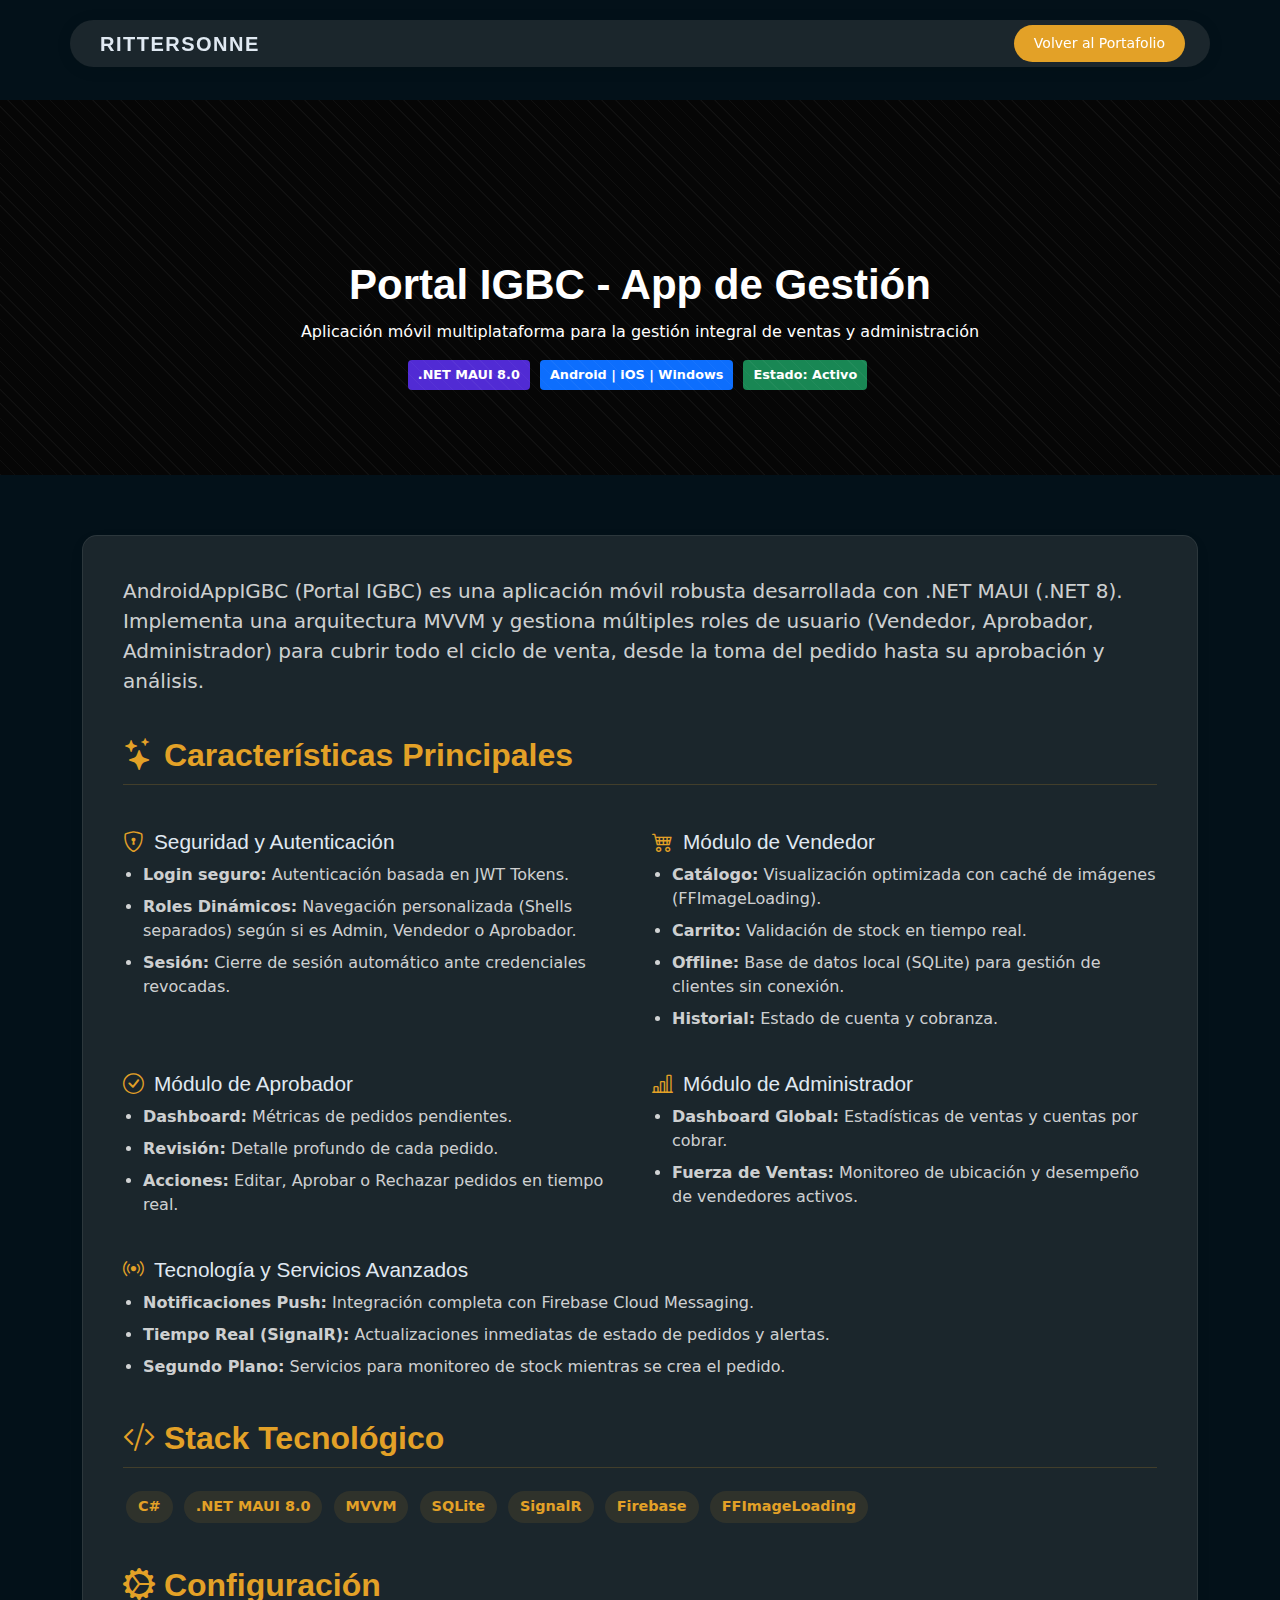
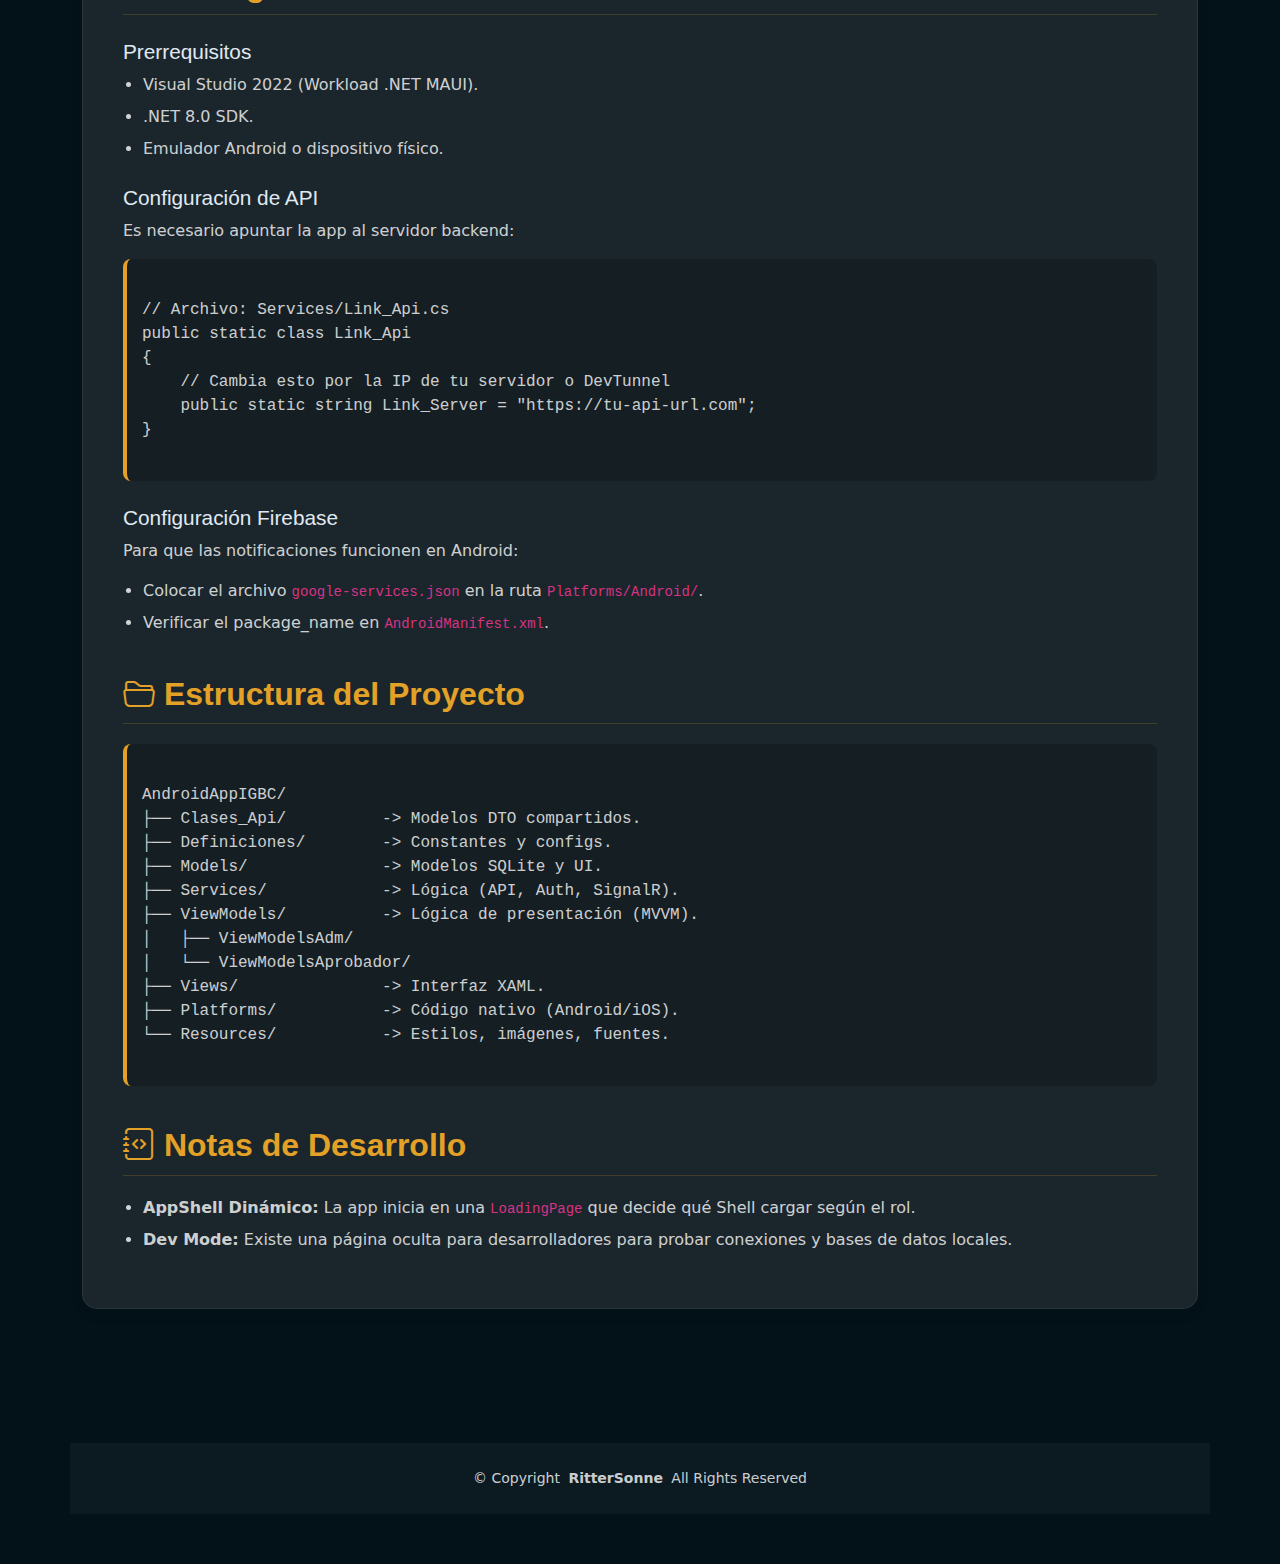
<file: Proyecto-igbc.html>
<!DOCTYPE html>
<html lang="es">

<head>
  <meta charset="utf-8">
  <meta content="width=device-width, initial-scale=1.0" name="viewport">
  <title>Portal IGBC | RitterSonne</title>

  <!-- Favicons -->
  <link href="assets/img/favicon.png" rel="icon">

  <!-- Estilos -->
  <link href="assets/vendor/bootstrap/css/bootstrap.min.css" rel="stylesheet">
  <link href="assets/vendor/bootstrap-icons/bootstrap-icons.css" rel="stylesheet">
  <link href="assets/css/main.css" rel="stylesheet">
  
  <style>
    /* Ajuste para que el menú no tape el contenido */
    main {
        margin-top: 100px;
    }

    .project-content {
      background: var(--surface-color);
      padding: 40px;
      border-radius: 15px;
      border: 1px solid color-mix(in srgb, var(--default-color), transparent 90%);
      box-shadow: 0 5px 15px rgba(0,0,0,0.05);
      margin-bottom: 50px;
    }
    
    .project-content h2 { 
      margin-top: 40px; 
      margin-bottom: 20px;
      color: var(--accent-color); 
      font-weight: 700;
      border-bottom: 1px solid color-mix(in srgb, var(--accent-color), transparent 80%);
      padding-bottom: 10px;
    }
    
    .project-content h3 { 
      margin-top: 25px; 
      font-size: 1.3rem;
      color: var(--heading-color); 
      display: flex;
      align-items: center;
      gap: 10px;
    }

    .project-content h3 i { color: var(--accent-color); }

    .tech-tag { 
      background: color-mix(in srgb, var(--accent-color), transparent 90%); 
      padding: 5px 12px; 
      border-radius: 20px; 
      color: var(--accent-color); 
      font-weight: 600;
      font-size: 0.9rem;
      display: inline-block;
      margin: 3px;
    }

    .status-badge {
        padding: 5px 10px;
        border-radius: 4px;
        color: white;
        font-size: 0.8rem;
        font-weight: bold;
        margin-right: 5px;
        display: inline-block;
        margin-bottom: 5px;
    }
    
    /* Colores específicos para badges de este proyecto */
    .bg-maui { background-color: #512bd4; }   /* Morado .NET MAUI */
    .bg-platform { background-color: #0d6efd; } /* Azul */
    .bg-active { background-color: #198754; }   /* Verde */

    .code-box {
        background-color: rgba(0,0,0,0.2);
        padding: 15px;
        border-radius: 8px;
        font-family: monospace;
        color: var(--default-color);
        border-left: 4px solid var(--accent-color);
        overflow-x: auto;
        white-space: pre-wrap; /* Para que el código largo baje de línea */
    }

    .project-content ul { padding-left: 20px; }
    .project-content ul li { margin-bottom: 8px; color: var(--default-color); }

    /* Ajustes modo claro */
    body.light-mode .project-content {
        background: #ffffff;
        box-shadow: 0 5px 20px rgba(0,0,0,0.08);
    }
    body.light-mode .code-box {
        background-color: #f8f9fa;
        border: 1px solid #e9ecef;
        border-left: 4px solid var(--accent-color);
    }
  </style>
</head>

<body class="starter-page-page">

  <!-- HEADER -->
  <header id="header" class="header d-flex align-items-center fixed-top">
    <div class="header-container container-fluid container-xl position-relative d-flex align-items-center justify-content-between">
      <a href="index.html" class="logo d-flex align-items-center me-auto me-xl-0">
        <h1 class="sitename">RitterSonne</h1>
      </a>
      <a class="btn-getstarted" href="index.html#portfolio">Volver al Portafolio</a>
    </div>
  </header>

  <main class="main">

    <!-- Título Principal -->
    <div class="page-title dark-background">
      <div class="container position-relative">
        <h1>Portal IGBC - App de Gestión</h1>
        <p>Aplicación móvil multiplataforma para la gestión integral de ventas y administración</p>
        <div class="mt-3">
            <span class="status-badge bg-maui">.NET MAUI 8.0</span>
            <span class="status-badge bg-platform">Android | iOS | Windows</span>
            <span class="status-badge bg-active">Estado: Activo</span>
        </div>
      </div>
    </div>

    <!-- Contenido del Proyecto -->
    <section class="section">
      <div class="container">
        <div class="project-content">
            
            <p class="lead">
                <strong>AndroidAppIGBC (Portal IGBC)</strong> es una aplicación móvil robusta desarrollada con <strong>.NET MAUI</strong> (.NET 8). Implementa una arquitectura <strong>MVVM</strong> y gestiona múltiples roles de usuario (Vendedor, Aprobador, Administrador) para cubrir todo el ciclo de venta, desde la toma del pedido hasta su aprobación y análisis.
            </p>

            <h2><i class="bi bi-stars"></i> Características Principales</h2>

            <div class="row">
                <div class="col-md-6">
                    <h3><i class="bi bi-shield-lock"></i> Seguridad y Autenticación</h3>
                    <ul>
                        <li><strong>Login seguro:</strong> Autenticación basada en JWT Tokens.</li>
                        <li><strong>Roles Dinámicos:</strong> Navegación personalizada (Shells separados) según si es Admin, Vendedor o Aprobador.</li>
                        <li><strong>Sesión:</strong> Cierre de sesión automático ante credenciales revocadas.</li>
                    </ul>
                </div>
                <div class="col-md-6">
                    <h3><i class="bi bi-cart4"></i> Módulo de Vendedor</h3>
                    <ul>
                        <li><strong>Catálogo:</strong> Visualización optimizada con caché de imágenes (FFImageLoading).</li>
                        <li><strong>Carrito:</strong> Validación de stock en tiempo real.</li>
                        <li><strong>Offline:</strong> Base de datos local (SQLite) para gestión de clientes sin conexión.</li>
                        <li><strong>Historial:</strong> Estado de cuenta y cobranza.</li>
                    </ul>
                </div>
            </div>

            <div class="row">
                <div class="col-md-6">
                    <h3><i class="bi bi-check-circle"></i> Módulo de Aprobador</h3>
                    <ul>
                        <li><strong>Dashboard:</strong> Métricas de pedidos pendientes.</li>
                        <li><strong>Revisión:</strong> Detalle profundo de cada pedido.</li>
                        <li><strong>Acciones:</strong> Editar, Aprobar o Rechazar pedidos en tiempo real.</li>
                    </ul>
                </div>
                <div class="col-md-6">
                    <h3><i class="bi bi-bar-chart-line"></i> Módulo de Administrador</h3>
                    <ul>
                        <li><strong>Dashboard Global:</strong> Estadísticas de ventas y cuentas por cobrar.</li>
                        <li><strong>Fuerza de Ventas:</strong> Monitoreo de ubicación y desempeño de vendedores activos.</li>
                    </ul>
                </div>
            </div>

            <h3><i class="bi bi-broadcast"></i> Tecnología y Servicios Avanzados</h3>
            <ul>
                <li><strong>Notificaciones Push:</strong> Integración completa con Firebase Cloud Messaging.</li>
                <li><strong>Tiempo Real (SignalR):</strong> Actualizaciones inmediatas de estado de pedidos y alertas.</li>
                <li><strong>Segundo Plano:</strong> Servicios para monitoreo de stock mientras se crea el pedido.</li>
            </ul>

            <h2><i class="bi bi-code-slash"></i> Stack Tecnológico</h2>
            <div>
                <span class="tech-tag">C#</span>
                <span class="tech-tag">.NET MAUI 8.0</span>
                <span class="tech-tag">MVVM</span>
                <span class="tech-tag">SQLite</span>
                <span class="tech-tag">SignalR</span>
                <span class="tech-tag">Firebase</span>
                <span class="tech-tag">FFImageLoading</span>
            </div>

            <h2><i class="bi bi-gear-wide-connected"></i> Configuración</h2>
            
            <h3>Prerrequisitos</h3>
            <ul>
                <li>Visual Studio 2022 (Workload .NET MAUI).</li>
                <li>.NET 8.0 SDK.</li>
                <li>Emulador Android o dispositivo físico.</li>
            </ul>

            <h3>Configuración de API</h3>
            <p>Es necesario apuntar la app al servidor backend:</p>
            <div class="code-box">
// Archivo: Services/Link_Api.cs
public static class Link_Api
{
    // Cambia esto por la IP de tu servidor o DevTunnel
    public static string Link_Server = "https://tu-api-url.com"; 
}
            </div>

            <h3>Configuración Firebase</h3>
            <p>Para que las notificaciones funcionen en Android:</p>
            <ul>
                <li>Colocar el archivo <code>google-services.json</code> en la ruta <code>Platforms/Android/</code>.</li>
                <li>Verificar el package_name en <code>AndroidManifest.xml</code>.</li>
            </ul>

            <h2><i class="bi bi-folder2-open"></i> Estructura del Proyecto</h2>
            <div class="code-box">
AndroidAppIGBC/
├── Clases_Api/          -> Modelos DTO compartidos.
├── Definiciones/        -> Constantes y configs.
├── Models/              -> Modelos SQLite y UI.
├── Services/            -> Lógica (API, Auth, SignalR).
├── ViewModels/          -> Lógica de presentación (MVVM).
│   ├── ViewModelsAdm/       
│   └── ViewModelsAprobador/ 
├── Views/               -> Interfaz XAML.
├── Platforms/           -> Código nativo (Android/iOS).
└── Resources/           -> Estilos, imágenes, fuentes.
            </div>

            <h2><i class="bi bi-journal-code"></i> Notas de Desarrollo</h2>
            <ul>
                <li><strong>AppShell Dinámico:</strong> La app inicia en una <code>LoadingPage</code> que decide qué Shell cargar según el rol.</li>
                <li><strong>Dev Mode:</strong> Existe una página oculta para desarrolladores para probar conexiones y bases de datos locales.</li>
            </ul>

        </div>
      </div>
    </section>

  </main>

  <!-- FOOTER -->
  <footer id="footer" class="footer">
    <div class="container copyright text-center mt-4">
      <p>© <span>Copyright</span> <strong class="px-1 sitename">RitterSonne</strong> <span>All Rights Reserved</span></p>
    </div>
  </footer>

  <!-- Scripts -->
  <script src="assets/vendor/bootstrap/js/bootstrap.bundle.min.js"></script>
  <script src="assets/js/main.js"></script>
  
  <script>
    // Recuperar el tema seleccionado
    if (localStorage.getItem('theme') === 'light') {
      document.body.classList.add('light-mode');
    }
  </script>

</body>
</html>
</file>
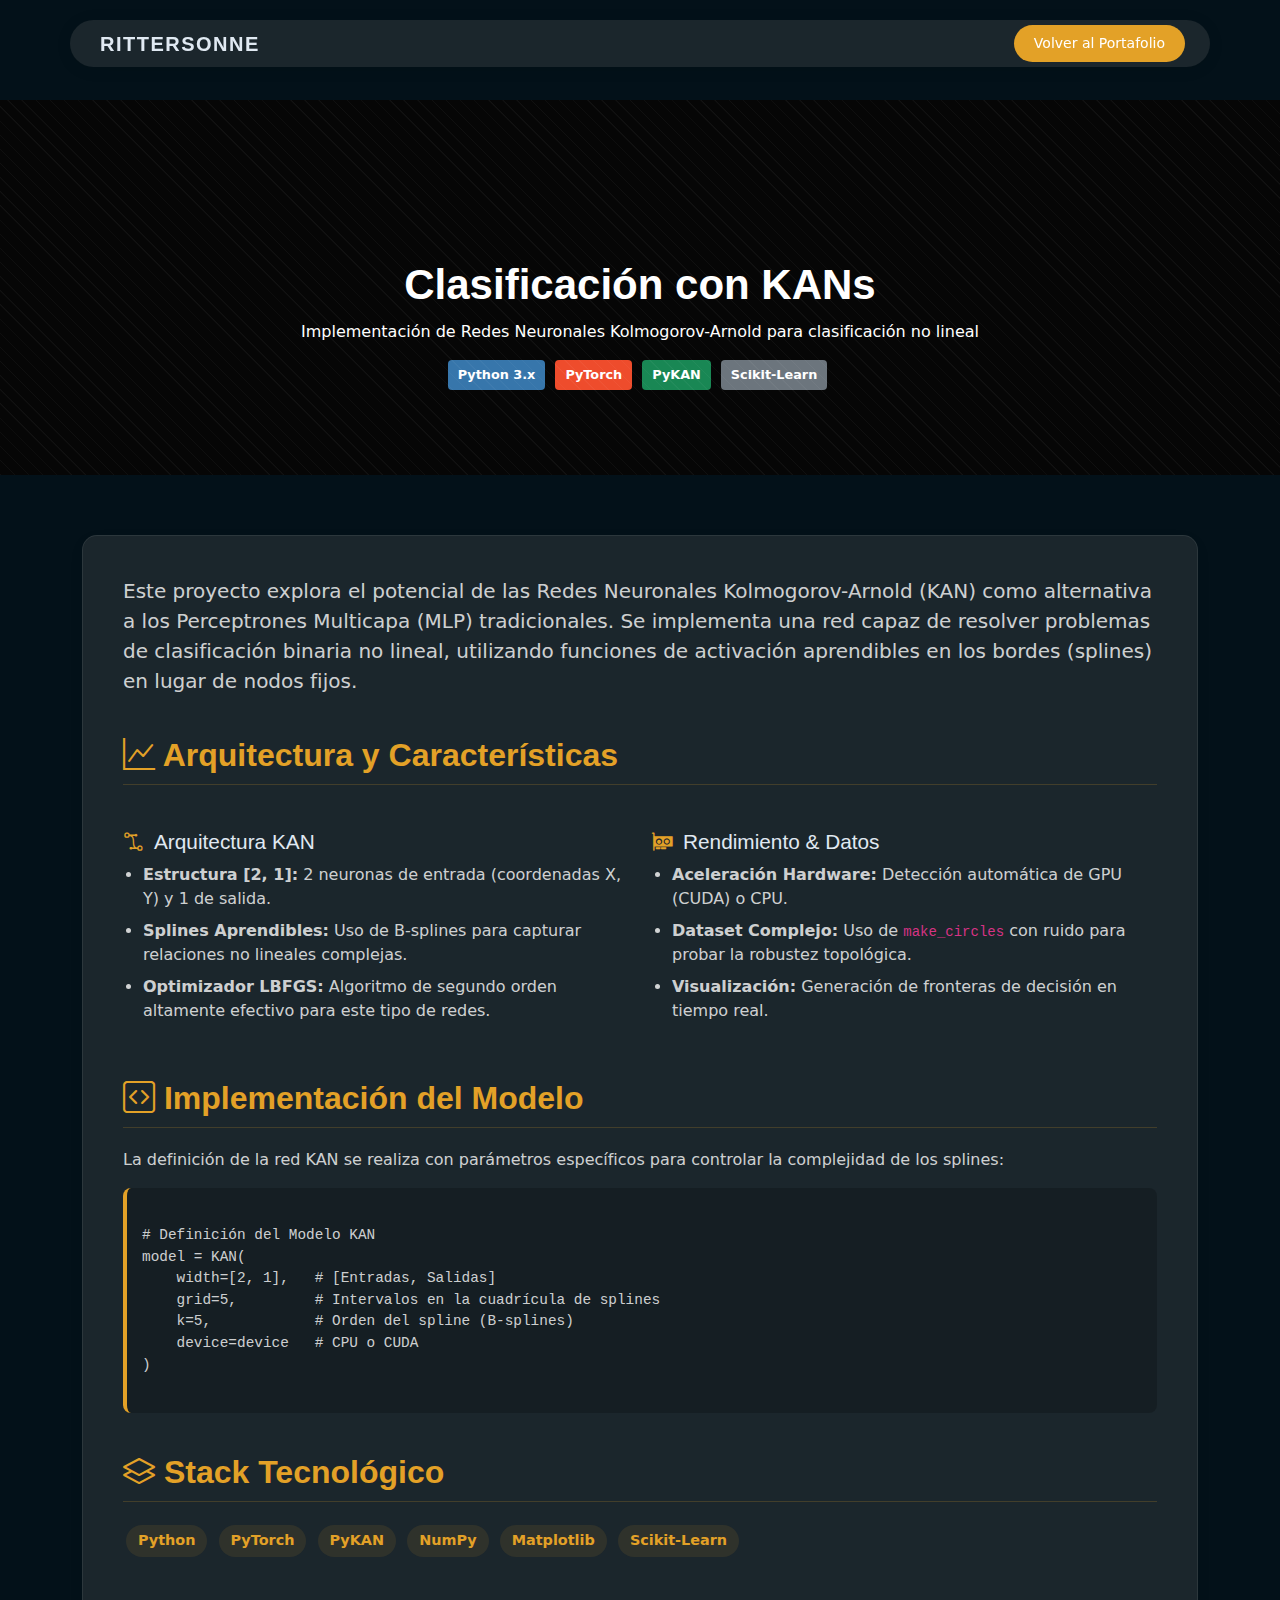
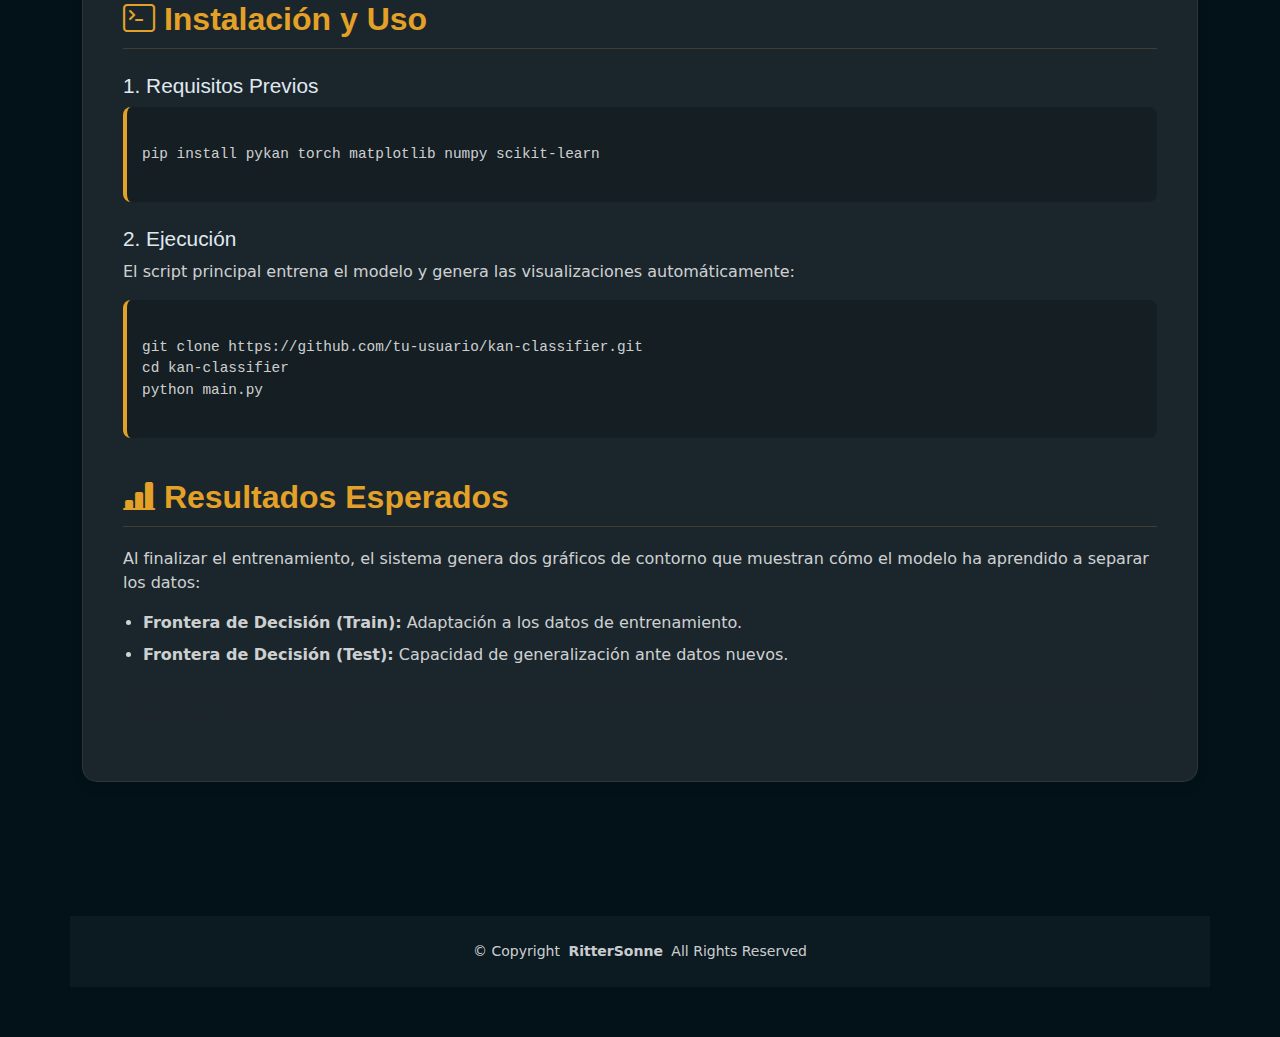
<file: RN.html>
<!DOCTYPE html>
<html lang="es">

<head>
  <meta charset="utf-8">
  <meta content="width=device-width, initial-scale=1.0" name="viewport">
  <title>KAN Classifier | RitterSonne</title>

  <!-- Favicons -->
  <link href="assets/img/favicon.png" rel="icon">

  <!-- Estilos -->
  <link href="assets/vendor/bootstrap/css/bootstrap.min.css" rel="stylesheet">
  <link href="assets/vendor/bootstrap-icons/bootstrap-icons.css" rel="stylesheet">
  <link href="assets/css/main.css" rel="stylesheet">
  
  <style>
    /* Ajuste para que el menú no tape el contenido */
    main {
        margin-top: 100px;
    }

    .project-content {
      background: var(--surface-color);
      padding: 40px;
      border-radius: 15px;
      border: 1px solid color-mix(in srgb, var(--default-color), transparent 90%);
      box-shadow: 0 5px 15px rgba(0,0,0,0.05);
      margin-bottom: 50px;
    }
    
    .project-content h2 { 
      margin-top: 40px; 
      margin-bottom: 20px;
      color: var(--accent-color); 
      font-weight: 700;
      border-bottom: 1px solid color-mix(in srgb, var(--accent-color), transparent 80%);
      padding-bottom: 10px;
    }
    
    .project-content h3 { 
      margin-top: 25px; 
      font-size: 1.3rem;
      color: var(--heading-color); 
      display: flex;
      align-items: center;
      gap: 10px;
    }

    .project-content h3 i { color: var(--accent-color); }

    .tech-tag { 
      background: color-mix(in srgb, var(--accent-color), transparent 90%); 
      padding: 5px 12px; 
      border-radius: 20px; 
      color: var(--accent-color); 
      font-weight: 600;
      font-size: 0.9rem;
      display: inline-block;
      margin: 3px;
    }

    .status-badge {
        padding: 5px 10px;
        border-radius: 4px;
        color: white;
        font-size: 0.8rem;
        font-weight: bold;
        margin-right: 5px;
        display: inline-block;
        margin-bottom: 5px;
    }
    
    /* Colores específicos para badges de este proyecto */
    .bg-python { background-color: #3776AB; }   /* Azul Python */
    .bg-torch { background-color: #EE4C2C; }    /* Naranja PyTorch */
    .bg-kan { background-color: #198754; }      /* Verde */
    .bg-data { background-color: #6c757d; }     /* Gris */

    .code-box {
        background-color: rgba(0,0,0,0.2);
        padding: 15px;
        border-radius: 8px;
        font-family: monospace;
        color: var(--default-color);
        border-left: 4px solid var(--accent-color);
        overflow-x: auto;
        white-space: pre-wrap;
        font-size: 0.9rem;
    }

    .project-content ul { padding-left: 20px; }
    .project-content ul li { margin-bottom: 8px; color: var(--default-color); }

    /* Ajustes modo claro */
    body.light-mode .project-content {
        background: #ffffff;
        box-shadow: 0 5px 20px rgba(0,0,0,0.08);
    }
    body.light-mode .code-box {
        background-color: #f8f9fa;
        border: 1px solid #e9ecef;
        border-left: 4px solid var(--accent-color);
    }
  </style>
</head>

<body class="starter-page-page">

  <!-- HEADER -->
  <header id="header" class="header d-flex align-items-center fixed-top">
    <div class="header-container container-fluid container-xl position-relative d-flex align-items-center justify-content-between">
      <a href="index.html" class="logo d-flex align-items-center me-auto me-xl-0">
        <h1 class="sitename">RitterSonne</h1>
      </a>
      <a class="btn-getstarted" href="index.html#portfolio">Volver al Portafolio</a>
    </div>
  </header>

  <main class="main">

    <!-- Título Principal -->
    <div class="page-title dark-background">
      <div class="container position-relative">
        <h1>Clasificación con KANs</h1>
        <p>Implementación de Redes Neuronales Kolmogorov-Arnold para clasificación no lineal</p>
        <div class="mt-3">
            <span class="status-badge bg-python">Python 3.x</span>
            <span class="status-badge bg-torch">PyTorch</span>
            <span class="status-badge bg-kan">PyKAN</span>
            <span class="status-badge bg-data">Scikit-Learn</span>
        </div>
      </div>
    </div>

    <!-- Contenido del Proyecto -->
    <section class="section">
      <div class="container">
        <div class="project-content">
            
            <p class="lead">
                Este proyecto explora el potencial de las <strong>Redes Neuronales Kolmogorov-Arnold (KAN)</strong> como alternativa a los Perceptrones Multicapa (MLP) tradicionales. Se implementa una red capaz de resolver problemas de clasificación binaria no lineal, utilizando funciones de activación aprendibles en los bordes (splines) en lugar de nodos fijos.
            </p>

            <h2><i class="bi bi-graph-up"></i> Arquitectura y Características</h2>

            <div class="row">
                <div class="col-md-6">
                    <h3><i class="bi bi-bezier2"></i> Arquitectura KAN</h3>
                    <ul>
                        <li><strong>Estructura [2, 1]:</strong> 2 neuronas de entrada (coordenadas X, Y) y 1 de salida.</li>
                        <li><strong>Splines Aprendibles:</strong> Uso de B-splines para capturar relaciones no lineales complejas.</li>
                        <li><strong>Optimizador LBFGS:</strong> Algoritmo de segundo orden altamente efectivo para este tipo de redes.</li>
                    </ul>
                </div>
                <div class="col-md-6">
                    <h3><i class="bi bi-gpu-card"></i> Rendimiento & Datos</h3>
                    <ul>
                        <li><strong>Aceleración Hardware:</strong> Detección automática de GPU (CUDA) o CPU.</li>
                        <li><strong>Dataset Complejo:</strong> Uso de <code>make_circles</code> con ruido para probar la robustez topológica.</li>
                        <li><strong>Visualización:</strong> Generación de fronteras de decisión en tiempo real.</li>
                    </ul>
                </div>
            </div>

            <h2><i class="bi bi-code-square"></i> Implementación del Modelo</h2>
            <p>La definición de la red KAN se realiza con parámetros específicos para controlar la complejidad de los splines:</p>
            <div class="code-box">
# Definición del Modelo KAN
model = KAN(
    width=[2, 1],   # [Entradas, Salidas]
    grid=5,         # Intervalos en la cuadrícula de splines
    k=5,            # Orden del spline (B-splines)
    device=device   # CPU o CUDA
)
            </div>

            <h2><i class="bi bi-layers"></i> Stack Tecnológico</h2>
            <div>
                <span class="tech-tag">Python</span>
                <span class="tech-tag">PyTorch</span>
                <span class="tech-tag">PyKAN</span>
                <span class="tech-tag">NumPy</span>
                <span class="tech-tag">Matplotlib</span>
                <span class="tech-tag">Scikit-Learn</span>
            </div>

            <h2><i class="bi bi-terminal"></i> Instalación y Uso</h2>
            
            <h3>1. Requisitos Previos</h3>
            <div class="code-box">
pip install pykan torch matplotlib numpy scikit-learn
            </div>

            <h3>2. Ejecución</h3>
            <p>El script principal entrena el modelo y genera las visualizaciones automáticamente:</p>
            <div class="code-box">
git clone https://github.com/tu-usuario/kan-classifier.git
cd kan-classifier
python main.py
            </div>

            <h2><i class="bi bi-bar-chart-line-fill"></i> Resultados Esperados</h2>
            <p>
                Al finalizar el entrenamiento, el sistema genera dos gráficos de contorno que muestran cómo el modelo ha aprendido a separar los datos:
            </p>
            <ul>
                <li><strong>Frontera de Decisión (Train):</strong> Adaptación a los datos de entrenamiento.</li>
                <li><strong>Frontera de Decisión (Test):</strong> Capacidad de generalización ante datos nuevos.</li>
            </ul>
            <p class="fst-italic text-muted small mt-2">
                * El gráfico mostrará una región central de un color rodeada por una región externa de otro, demostrando que la KAN ha aprendido la topología no lineal de los círculos concéntricos.
            </p>

        </div>
      </div>
    </section>

  </main>

  <!-- FOOTER -->
  <footer id="footer" class="footer">
    <div class="container copyright text-center mt-4">
      <p>© <span>Copyright</span> <strong class="px-1 sitename">RitterSonne</strong> <span>All Rights Reserved</span></p>
    </div>
  </footer>

  <!-- Scripts -->
  <script src="assets/vendor/bootstrap/js/bootstrap.bundle.min.js"></script>
  <script src="assets/js/main.js"></script>
  
  <script>
    // Recuperar el tema seleccionado
    if (localStorage.getItem('theme') === 'light') {
      document.body.classList.add('light-mode');
    }
  </script>

</body>
</html>
</file>
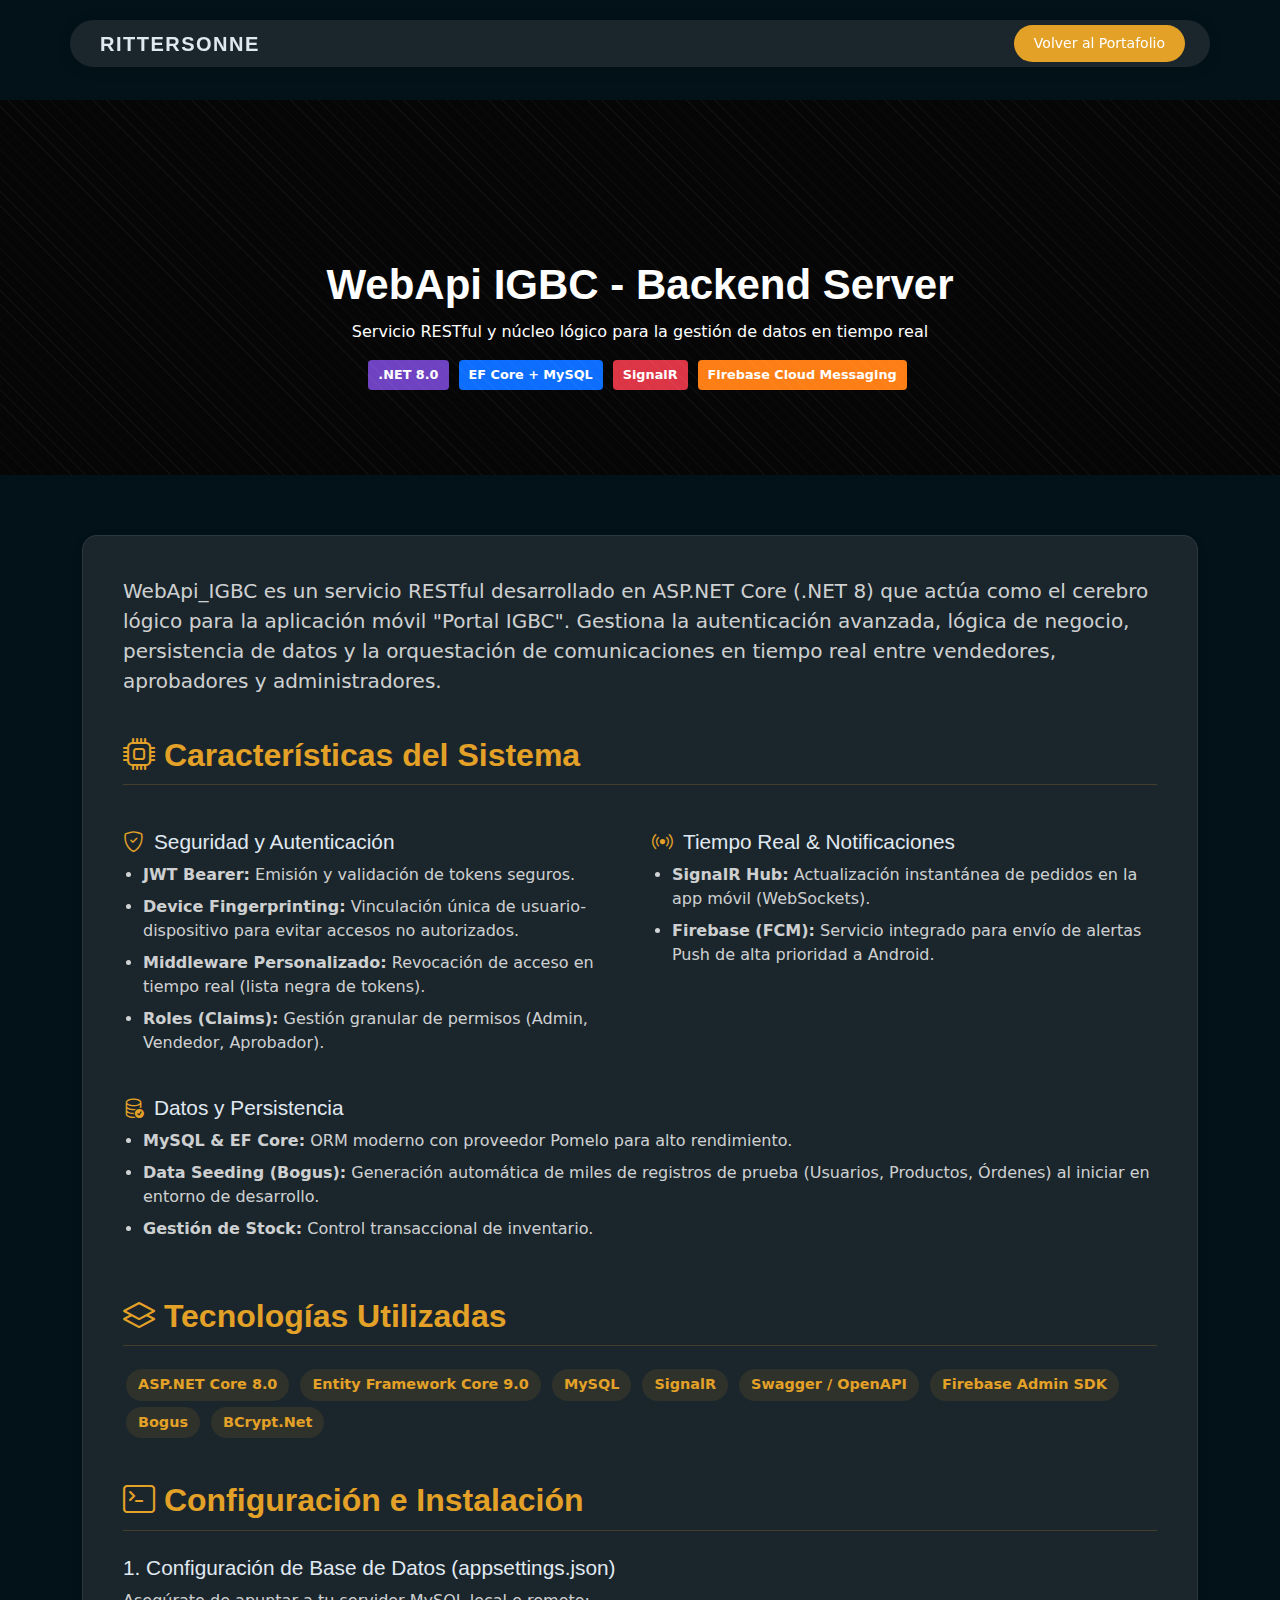
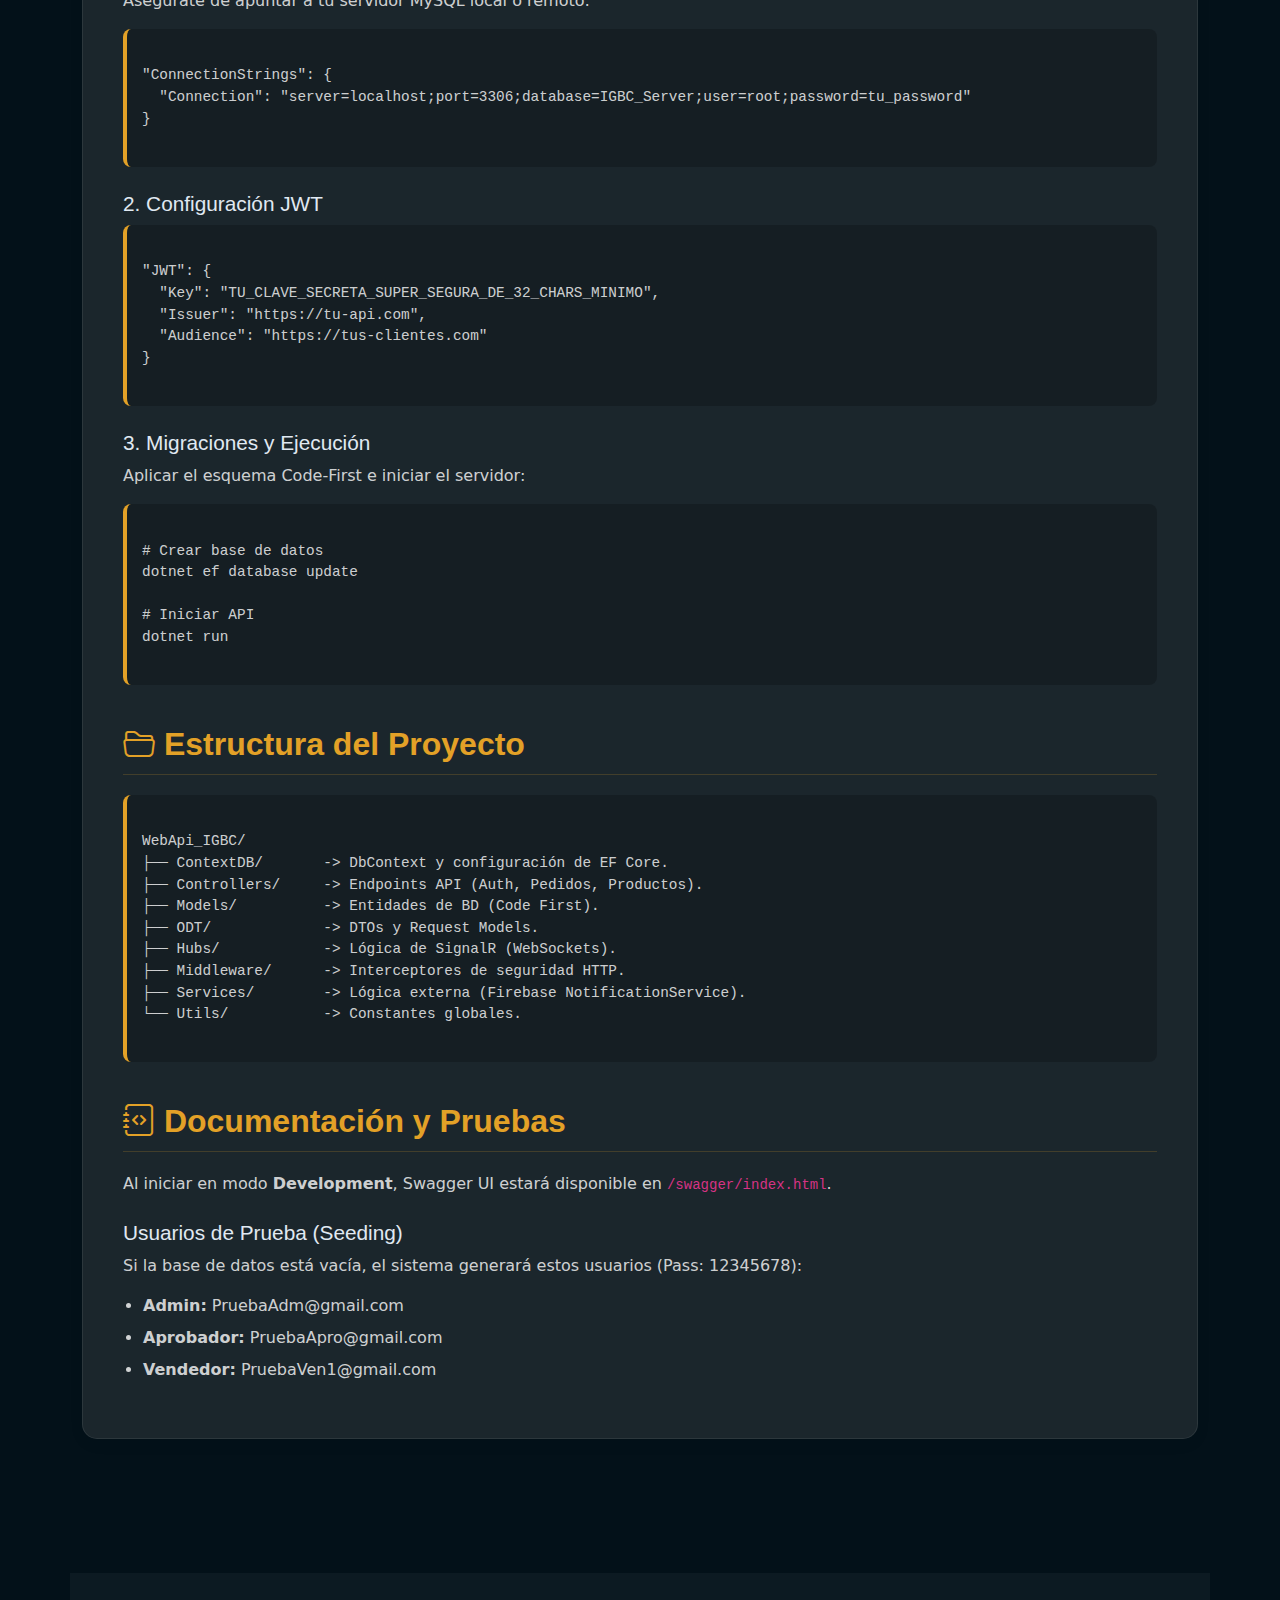
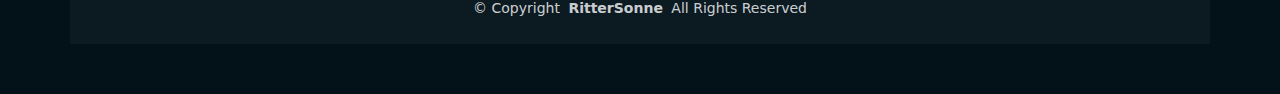
<file: Server-igbc.html>
<!DOCTYPE html>
<html lang="es">

<head>
  <meta charset="utf-8">
  <meta content="width=device-width, initial-scale=1.0" name="viewport">
  <title>WebApi IGBC | RitterSonne</title>

  <!-- Favicons -->
  <link href="assets/img/favicon.png" rel="icon">

  <!-- Estilos -->
  <link href="assets/vendor/bootstrap/css/bootstrap.min.css" rel="stylesheet">
  <link href="assets/vendor/bootstrap-icons/bootstrap-icons.css" rel="stylesheet">
  <link href="assets/css/main.css" rel="stylesheet">
  
  <style>
    /* Ajuste para que el menú no tape el contenido */
    main {
        margin-top: 100px;
    }

    .project-content {
      background: var(--surface-color);
      padding: 40px;
      border-radius: 15px;
      border: 1px solid color-mix(in srgb, var(--default-color), transparent 90%);
      box-shadow: 0 5px 15px rgba(0,0,0,0.05);
      margin-bottom: 50px;
    }
    
    .project-content h2 { 
      margin-top: 40px; 
      margin-bottom: 20px;
      color: var(--accent-color); 
      font-weight: 700;
      border-bottom: 1px solid color-mix(in srgb, var(--accent-color), transparent 80%);
      padding-bottom: 10px;
    }
    
    .project-content h3 { 
      margin-top: 25px; 
      font-size: 1.3rem;
      color: var(--heading-color); 
      display: flex;
      align-items: center;
      gap: 10px;
    }

    .project-content h3 i { color: var(--accent-color); }

    .tech-tag { 
      background: color-mix(in srgb, var(--accent-color), transparent 90%); 
      padding: 5px 12px; 
      border-radius: 20px; 
      color: var(--accent-color); 
      font-weight: 600;
      font-size: 0.9rem;
      display: inline-block;
      margin: 3px;
    }

    .status-badge {
        padding: 5px 10px;
        border-radius: 4px;
        color: white;
        font-size: 0.8rem;
        font-weight: bold;
        margin-right: 5px;
        display: inline-block;
        margin-bottom: 5px;
    }
    
    /* Colores específicos para badges de este proyecto */
    .bg-net { background-color: #6f42c1; }      /* Morado .NET */
    .bg-db { background-color: #0d6efd; }       /* Azul MySQL */
    .bg-realtime { background-color: #dc3545; } /* Rojo SignalR */
    .bg-push { background-color: #fd7e14; }     /* Naranja Firebase */

    .code-box {
        background-color: rgba(0,0,0,0.2);
        padding: 15px;
        border-radius: 8px;
        font-family: monospace;
        color: var(--default-color);
        border-left: 4px solid var(--accent-color);
        overflow-x: auto;
        white-space: pre-wrap; /* Mantiene saltos de línea */
        font-size: 0.9rem;
    }

    .project-content ul { padding-left: 20px; }
    .project-content ul li { margin-bottom: 8px; color: var(--default-color); }

    /* Ajustes modo claro */
    body.light-mode .project-content {
        background: #ffffff;
        box-shadow: 0 5px 20px rgba(0,0,0,0.08);
    }
    body.light-mode .code-box {
        background-color: #f8f9fa;
        border: 1px solid #e9ecef;
        border-left: 4px solid var(--accent-color);
    }
  </style>
</head>

<body class="starter-page-page">

  <!-- HEADER -->
  <header id="header" class="header d-flex align-items-center fixed-top">
    <div class="header-container container-fluid container-xl position-relative d-flex align-items-center justify-content-between">
      <a href="index.html" class="logo d-flex align-items-center me-auto me-xl-0">
        <h1 class="sitename">RitterSonne</h1>
      </a>
      <a class="btn-getstarted" href="index.html#portfolio">Volver al Portafolio</a>
    </div>
  </header>

  <main class="main">

    <!-- Título Principal -->
    <div class="page-title dark-background">
      <div class="container position-relative">
        <h1>WebApi IGBC - Backend Server</h1>
        <p>Servicio RESTful y núcleo lógico para la gestión de datos en tiempo real</p>
        <div class="mt-3">
            <span class="status-badge bg-net">.NET 8.0</span>
            <span class="status-badge bg-db">EF Core + MySQL</span>
            <span class="status-badge bg-realtime">SignalR</span>
            <span class="status-badge bg-push">Firebase Cloud Messaging</span>
        </div>
      </div>
    </div>

    <!-- Contenido del Proyecto -->
    <section class="section">
      <div class="container">
        <div class="project-content">
            
            <p class="lead">
                <strong>WebApi_IGBC</strong> es un servicio RESTful desarrollado en <strong>ASP.NET Core (.NET 8)</strong> que actúa como el cerebro lógico para la aplicación móvil "Portal IGBC". Gestiona la autenticación avanzada, lógica de negocio, persistencia de datos y la orquestación de comunicaciones en tiempo real entre vendedores, aprobadores y administradores.
            </p>

            <h2><i class="bi bi-cpu"></i> Características del Sistema</h2>

            <div class="row">
                <div class="col-md-6">
                    <h3><i class="bi bi-shield-check"></i> Seguridad y Autenticación</h3>
                    <ul>
                        <li><strong>JWT Bearer:</strong> Emisión y validación de tokens seguros.</li>
                        <li><strong>Device Fingerprinting:</strong> Vinculación única de usuario-dispositivo para evitar accesos no autorizados.</li>
                        <li><strong>Middleware Personalizado:</strong> Revocación de acceso en tiempo real (lista negra de tokens).</li>
                        <li><strong>Roles (Claims):</strong> Gestión granular de permisos (Admin, Vendedor, Aprobador).</li>
                    </ul>
                </div>
                <div class="col-md-6">
                    <h3><i class="bi bi-broadcast"></i> Tiempo Real & Notificaciones</h3>
                    <ul>
                        <li><strong>SignalR Hub:</strong> Actualización instantánea de pedidos en la app móvil (WebSockets).</li>
                        <li><strong>Firebase (FCM):</strong> Servicio integrado para envío de alertas Push de alta prioridad a Android.</li>
                    </ul>
                </div>
            </div>

            <div class="row">
                <div class="col-md-12">
                    <h3><i class="bi bi-database-check"></i> Datos y Persistencia</h3>
                    <ul>
                        <li><strong>MySQL & EF Core:</strong> ORM moderno con proveedor Pomelo para alto rendimiento.</li>
                        <li><strong>Data Seeding (Bogus):</strong> Generación automática de miles de registros de prueba (Usuarios, Productos, Órdenes) al iniciar en entorno de desarrollo.</li>
                        <li><strong>Gestión de Stock:</strong> Control transaccional de inventario.</li>
                    </ul>
                </div>
            </div>

            <h2><i class="bi bi-layers"></i> Tecnologías Utilizadas</h2>
            <div>
                <span class="tech-tag">ASP.NET Core 8.0</span>
                <span class="tech-tag">Entity Framework Core 9.0</span>
                <span class="tech-tag">MySQL</span>
                <span class="tech-tag">SignalR</span>
                <span class="tech-tag">Swagger / OpenAPI</span>
                <span class="tech-tag">Firebase Admin SDK</span>
                <span class="tech-tag">Bogus</span>
                <span class="tech-tag">BCrypt.Net</span>
            </div>

            <h2><i class="bi bi-terminal"></i> Configuración e Instalación</h2>
            
            <h3>1. Configuración de Base de Datos (appsettings.json)</h3>
            <p>Asegúrate de apuntar a tu servidor MySQL local o remoto:</p>
            <div class="code-box">
"ConnectionStrings": {
  "Connection": "server=localhost;port=3306;database=IGBC_Server;user=root;password=tu_password"
}
            </div>

            <h3>2. Configuración JWT</h3>
            <div class="code-box">
"JWT": {
  "Key": "TU_CLAVE_SECRETA_SUPER_SEGURA_DE_32_CHARS_MINIMO",
  "Issuer": "https://tu-api.com",
  "Audience": "https://tus-clientes.com"
}
            </div>

            <h3>3. Migraciones y Ejecución</h3>
            <p>Aplicar el esquema Code-First e iniciar el servidor:</p>
            <div class="code-box">
# Crear base de datos
dotnet ef database update

# Iniciar API
dotnet run
            </div>

            <h2><i class="bi bi-folder2-open"></i> Estructura del Proyecto</h2>
            <div class="code-box">
WebApi_IGBC/
├── ContextDB/       -> DbContext y configuración de EF Core.
├── Controllers/     -> Endpoints API (Auth, Pedidos, Productos).
├── Models/          -> Entidades de BD (Code First).
├── ODT/             -> DTOs y Request Models.
├── Hubs/            -> Lógica de SignalR (WebSockets).
├── Middleware/      -> Interceptores de seguridad HTTP.
├── Services/        -> Lógica externa (Firebase NotificationService).
└── Utils/           -> Constantes globales.
            </div>

            <h2><i class="bi bi-journal-code"></i> Documentación y Pruebas</h2>
            <p>Al iniciar en modo <strong>Development</strong>, Swagger UI estará disponible en <code>/swagger/index.html</code>.</p>
            
            <h3>Usuarios de Prueba (Seeding)</h3>
            <p>Si la base de datos está vacía, el sistema generará estos usuarios (Pass: 12345678):</p>
            <ul>
                <li><strong>Admin:</strong> PruebaAdm@gmail.com</li>
                <li><strong>Aprobador:</strong> PruebaApro@gmail.com</li>
                <li><strong>Vendedor:</strong> PruebaVen1@gmail.com</li>
            </ul>

        </div>
      </div>
    </section>

  </main>

  <!-- FOOTER -->
  <footer id="footer" class="footer">
    <div class="container copyright text-center mt-4">
      <p>© <span>Copyright</span> <strong class="px-1 sitename">RitterSonne</strong> <span>All Rights Reserved</span></p>
    </div>
  </footer>

  <!-- Scripts -->
  <script src="assets/vendor/bootstrap/js/bootstrap.bundle.min.js"></script>
  <script src="assets/js/main.js"></script>
  
  <script>
    // Recuperar el tema seleccionado
    if (localStorage.getItem('theme') === 'light') {
      document.body.classList.add('light-mode');
    }
  </script>

</body>
</html>
</file>
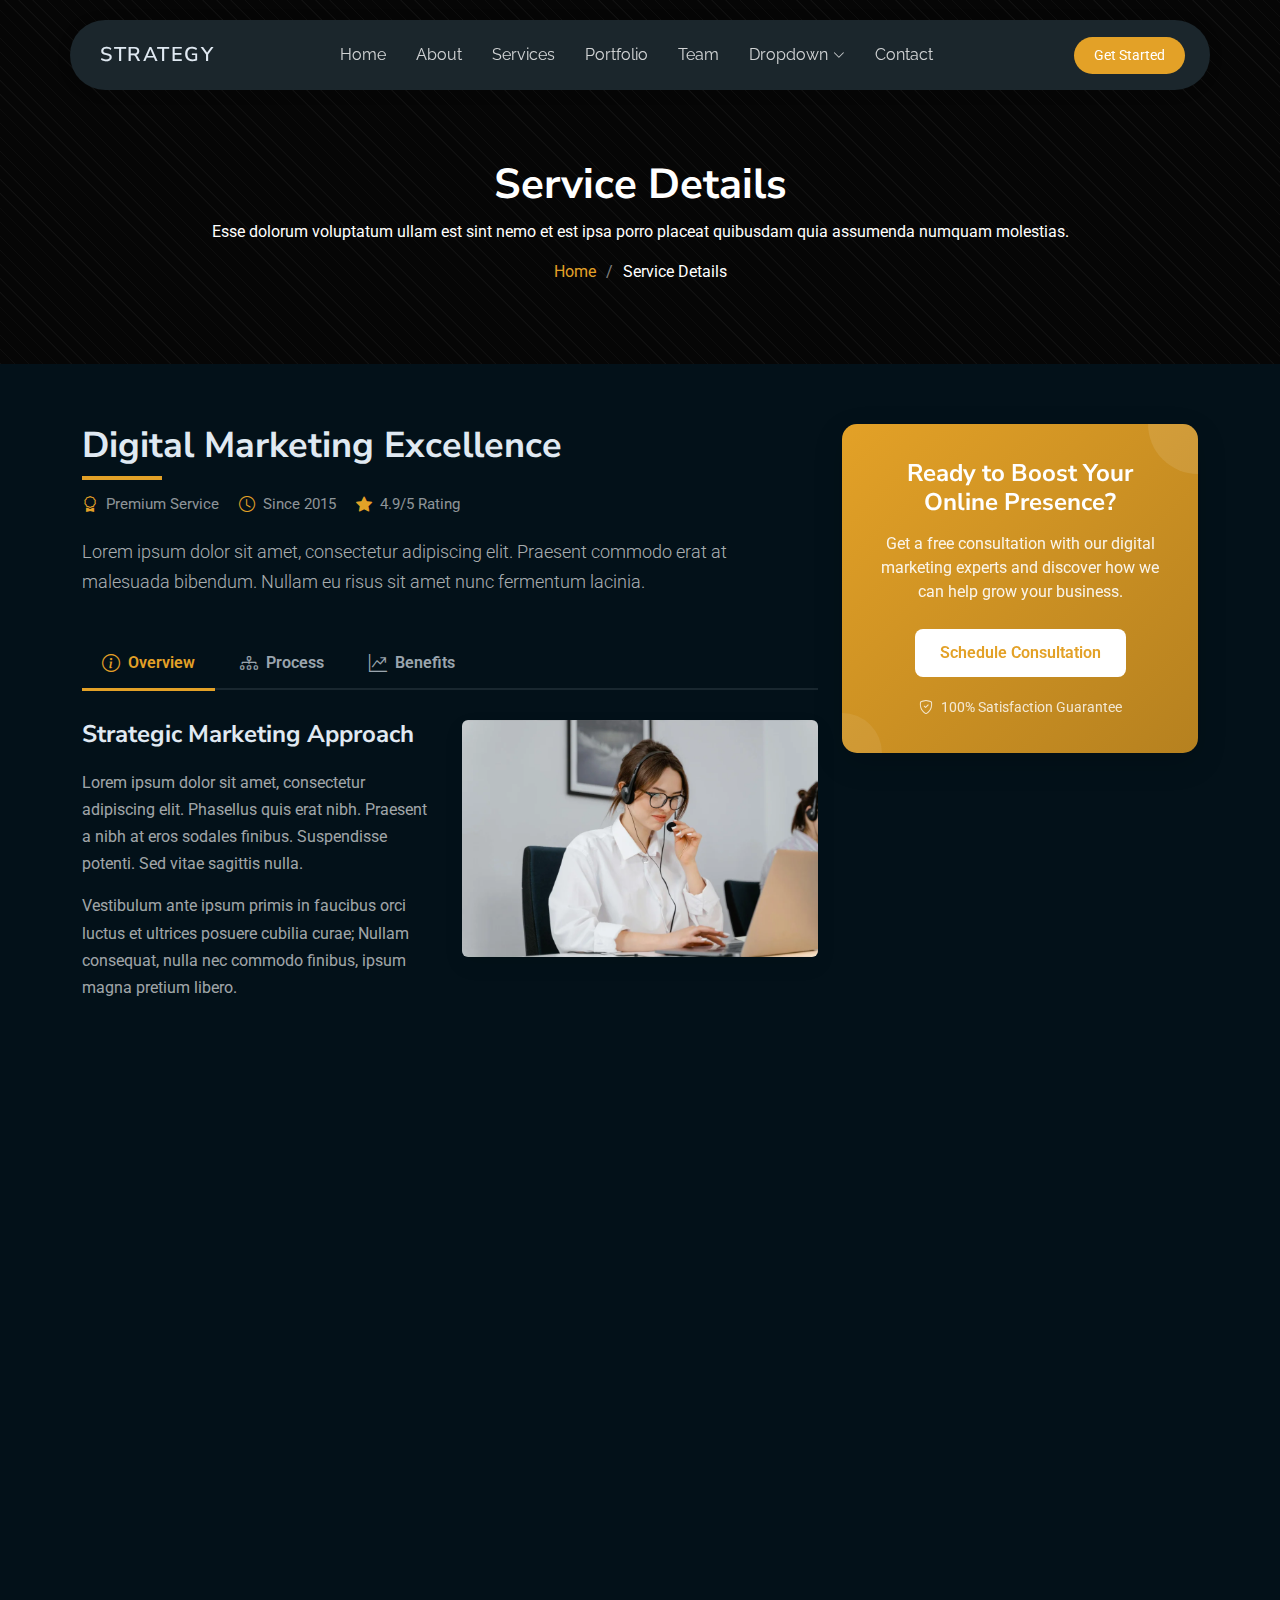
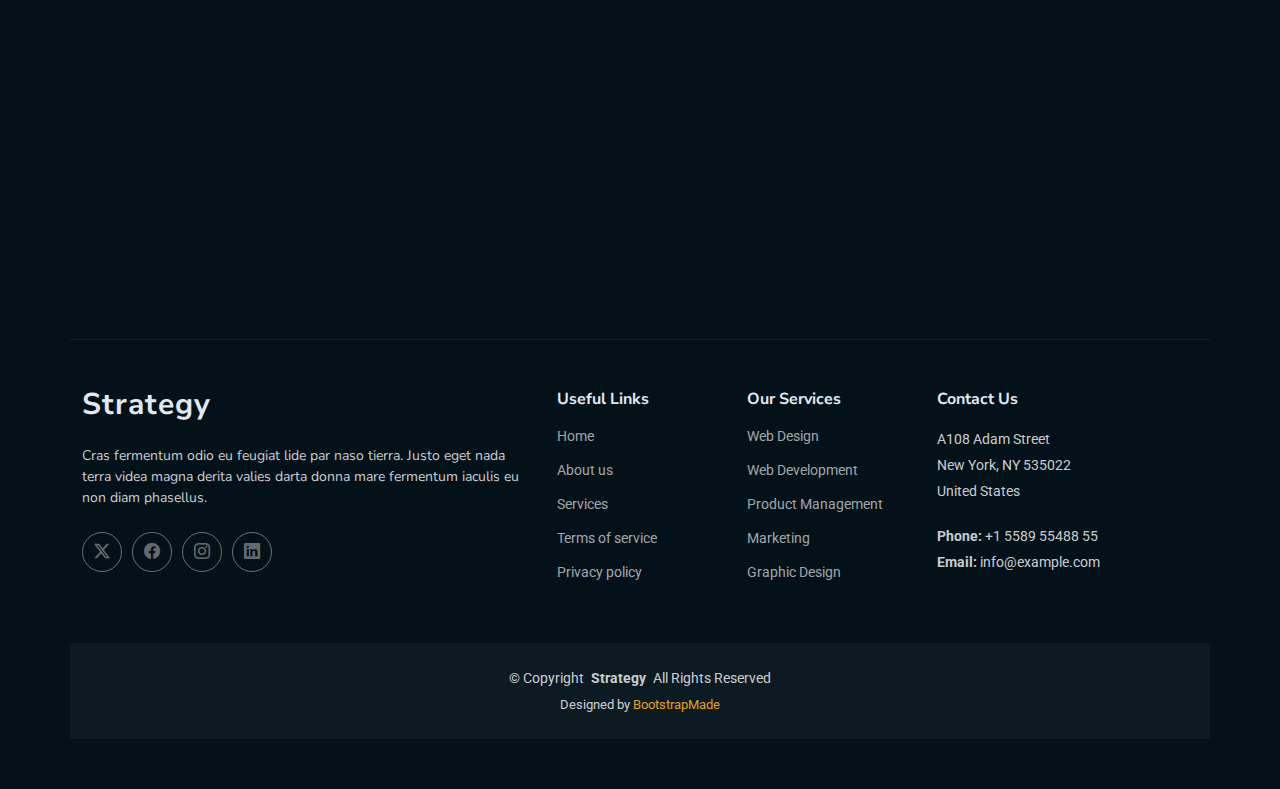
<file: service-details.html>
<!DOCTYPE html>
<html lang="en">

<head>
  <meta charset="utf-8">
  <meta content="width=device-width, initial-scale=1.0" name="viewport">
  <title>Service Details - Strategy Bootstrap Template</title>
  <meta name="description" content="">
  <meta name="keywords" content="">

  <!-- Favicons -->
  <link href="assets/img/favicon.png" rel="icon">
  <link href="assets/img/apple-touch-icon.png" rel="apple-touch-icon">

  <!-- Fonts -->
  <link href="https://fonts.googleapis.com" rel="preconnect">
  <link href="https://fonts.gstatic.com" rel="preconnect" crossorigin>
  <link href="https://fonts.googleapis.com/css2?family=Roboto:ital,wght@0,100;0,300;0,400;0,500;0,700;0,900;1,100;1,300;1,400;1,500;1,700;1,900&family=Raleway:ital,wght@0,100;0,200;0,300;0,400;0,500;0,600;0,700;0,800;0,900;1,100;1,200;1,300;1,400;1,500;1,600;1,700;1,800;1,900&family=Nunito+Sans:ital,wght@0,200;0,300;0,400;0,600;0,700;0,800;0,900;1,200;1,300;1,400;1,600;1,700;1,800;1,900&display=swap" rel="stylesheet">

  <!-- Vendor CSS Files -->
  <link href="assets/vendor/bootstrap/css/bootstrap.min.css" rel="stylesheet">
  <link href="assets/vendor/bootstrap-icons/bootstrap-icons.css" rel="stylesheet">
  <link href="assets/vendor/aos/aos.css" rel="stylesheet">
  <link href="assets/vendor/swiper/swiper-bundle.min.css" rel="stylesheet">
  <link href="assets/vendor/glightbox/css/glightbox.min.css" rel="stylesheet">

  <!-- Main CSS File -->
  <link href="assets/css/main.css" rel="stylesheet">

  <!-- =======================================================
  * Template Name: Strategy
  * Template URL: https://bootstrapmade.com/strategy-bootstrap-agency-template/
  * Updated: Jun 06 2025 with Bootstrap v5.3.6
  * Author: BootstrapMade.com
  * License: https://bootstrapmade.com/license/
  ======================================================== -->
</head>

<body class="service-details-page">

  <header id="header" class="header d-flex align-items-center fixed-top">
    <div class="header-container container-fluid container-xl position-relative d-flex align-items-center justify-content-between">

      <a href="index.html" class="logo d-flex align-items-center me-auto me-xl-0">
        <!-- Uncomment the line below if you also wish to use an image logo -->
        <!-- <img src="assets/img/logo.webp" alt=""> -->
        <h1 class="sitename">Strategy</h1>
      </a>

      <nav id="navmenu" class="navmenu">
        <ul>
          <li><a href="#hero">Home</a></li>
          <li><a href="#about">About</a></li>
          <li><a href="#services">Services</a></li>
          <li><a href="#portfolio">Portfolio</a></li>
          <li><a href="#team">Team</a></li>
          <li class="dropdown"><a href="#"><span>Dropdown</span> <i class="bi bi-chevron-down toggle-dropdown"></i></a>
            <ul>
              <li><a href="#">Dropdown 1</a></li>
              <li class="dropdown"><a href="#"><span>Deep Dropdown</span> <i class="bi bi-chevron-down toggle-dropdown"></i></a>
                <ul>
                  <li><a href="#">Deep Dropdown 1</a></li>
                  <li><a href="#">Deep Dropdown 2</a></li>
                  <li><a href="#">Deep Dropdown 3</a></li>
                  <li><a href="#">Deep Dropdown 4</a></li>
                  <li><a href="#">Deep Dropdown 5</a></li>
                </ul>
              </li>
              <li><a href="#">Dropdown 2</a></li>
              <li><a href="#">Dropdown 3</a></li>
              <li><a href="#">Dropdown 4</a></li>
            </ul>
          </li>
          <li><a href="#contact">Contact</a></li>
        </ul>
        <i class="mobile-nav-toggle d-xl-none bi bi-list"></i>
      </nav>

      <a class="btn-getstarted" href="#about">Get Started</a>

    </div>
  </header>

  <main class="main">

    <!-- Page Title -->
    <div class="page-title dark-background" data-aos="fade">
      <div class="container position-relative">
        <h1>Service Details</h1>
        <p>Esse dolorum voluptatum ullam est sint nemo et est ipsa porro placeat quibusdam quia assumenda numquam molestias.</p>
        <nav class="breadcrumbs">
          <ol>
            <li><a href="index.html">Home</a></li>
            <li class="current">Service Details</li>
          </ol>
        </nav>
      </div>
    </div><!-- End Page Title -->

    <!-- Service Details Section -->
    <section id="service-details" class="service-details section">

      <div class="container" data-aos="fade-up" data-aos-delay="100">

        <div class="row gy-5">

          <div class="col-lg-8 order-lg-1 order-2">
            <div class="service-main-content">
              <div class="service-header" data-aos="fade-up">
                <h1>Digital Marketing Excellence</h1>
                <div class="service-meta">
                  <span><i class="bi bi-award"></i> Premium Service</span>
                  <span><i class="bi bi-clock"></i> Since 2015</span>
                  <span><i class="bi bi-star-fill"></i> 4.9/5 Rating</span>
                </div>
                <p class="lead">
                  Lorem ipsum dolor sit amet, consectetur adipiscing elit. Praesent commodo erat at malesuada bibendum. Nullam eu risus sit amet nunc fermentum lacinia.
                </p>
              </div>

              <div class="service-tabs" data-aos="fade-up" data-aos-delay="200">
                <ul class="nav nav-tabs" id="serviceTab" role="tablist">
                  <li class="nav-item" role="presentation">
                    <button class="nav-link active" data-bs-toggle="tab" data-bs-target="#service-details-tab-1" type="button" role="tab" aria-controls="overview" aria-selected="true">
                      <i class="bi bi-info-circle"></i> Overview
                    </button>
                  </li>
                  <li class="nav-item" role="presentation">
                    <button class="nav-link" data-bs-toggle="tab" data-bs-target="#service-details-tab-2" type="button" role="tab" aria-controls="process" aria-selected="false">
                      <i class="bi bi-diagram-3"></i> Process
                    </button>
                  </li>
                  <li class="nav-item" role="presentation">
                    <button class="nav-link" data-bs-toggle="tab" data-bs-target="#service-details-tab-3" type="button" role="tab" aria-controls="benefits" aria-selected="false">
                      <i class="bi bi-graph-up-arrow"></i> Benefits
                    </button>
                  </li>
                </ul>

                <div class="tab-content">

                  <div class="tab-pane fade show active" id="service-details-tab-1" role="tabpanel" aria-labelledby="overview-tab">
                    <div class="row">
                      <div class="col-md-6">
                        <div class="content-block">
                          <h3>Strategic Marketing Approach</h3>
                          <p>Lorem ipsum dolor sit amet, consectetur adipiscing elit. Phasellus quis erat nibh. Praesent a nibh at eros sodales finibus. Suspendisse potenti. Sed vitae sagittis nulla.</p>
                          <p>Vestibulum ante ipsum primis in faucibus orci luctus et ultrices posuere cubilia curae; Nullam consequat, nulla nec commodo finibus, ipsum magna pretium libero.</p>
                        </div>
                      </div>
                      <div class="col-md-6">
                        <img src="assets/img/services/services-7.webp" alt="Digital Marketing Strategy" class="img-fluid rounded">
                      </div>
                    </div>
                  </div>

                  <div class="tab-pane fade" id="service-details-tab-2" role="tabpanel" aria-labelledby="process-tab">
                    <div class="process-timeline">
                      <div class="timeline-item">
                        <div class="timeline-marker">01</div>
                        <div class="timeline-content">
                          <h4>Discovery &amp; Research</h4>
                          <p>Thorough market analysis and competitor research to define your target audience and marketing goals.</p>
                        </div>
                      </div>

                      <div class="timeline-item">
                        <div class="timeline-marker">02</div>
                        <div class="timeline-content">
                          <h4>Strategy Development</h4>
                          <p>Creating comprehensive marketing strategies tailored to your specific business objectives and target demographics.</p>
                        </div>
                      </div>

                      <div class="timeline-item">
                        <div class="timeline-marker">03</div>
                        <div class="timeline-content">
                          <h4>Implementation</h4>
                          <p>Executing the marketing plan across various channels with precise targeting and creative content delivery.</p>
                        </div>
                      </div>

                      <div class="timeline-item">
                        <div class="timeline-marker">04</div>
                        <div class="timeline-content">
                          <h4>Analysis &amp; Optimization</h4>
                          <p>Continuous monitoring, data analysis, and strategy refinement to maximize ROI and campaign effectiveness.</p>
                        </div>
                      </div>
                    </div>
                  </div>

                  <div class="tab-pane fade" id="service-details-tab-3" role="tabpanel" aria-labelledby="benefits-tab">
                    <div class="row g-4">
                      <div class="col-md-6">
                        <div class="benefit-card">
                          <div class="benefit-icon">
                            <i class="bi bi-graph-up"></i>
                          </div>
                          <h4>Increased Brand Visibility</h4>
                          <p>Expand your digital footprint and reach more potential customers through targeted marketing efforts.</p>
                        </div>
                      </div>
                      <div class="col-md-6">
                        <div class="benefit-card">
                          <div class="benefit-icon">
                            <i class="bi bi-people"></i>
                          </div>
                          <h4>Higher Engagement Rates</h4>
                          <p>Create meaningful connections with your audience through relevant and compelling content strategies.</p>
                        </div>
                      </div>
                      <div class="col-md-6">
                        <div class="benefit-card">
                          <div class="benefit-icon">
                            <i class="bi bi-cash-coin"></i>
                          </div>
                          <h4>Improved ROI</h4>
                          <p>Maximize your marketing budget with data-driven campaigns that deliver measurable results.</p>
                        </div>
                      </div>
                      <div class="col-md-6">
                        <div class="benefit-card">
                          <div class="benefit-icon">
                            <i class="bi bi-bar-chart-line"></i>
                          </div>
                          <h4>Data-Driven Decisions</h4>
                          <p>Make informed marketing choices based on comprehensive analytics and performance metrics.</p>
                        </div>
                      </div>
                    </div>
                  </div>
                </div>
              </div>

              <div class="service-gallery" data-aos="fade-up" data-aos-delay="300">
                <h3>Our Marketing Portfolio</h3>
                <div class="service-details-slider swiper init-swiper">
                  <script type="application/json" class="swiper-config">
                    {
                      "loop": true,
                      "speed": 800,
                      "autoplay": {
                        "delay": 5000
                      },
                      "slidesPerView": 1,
                      "spaceBetween": 30,
                      "breakpoints": {
                        "768": {
                          "slidesPerView": 2
                        }
                      },
                      "pagination": {
                        "el": ".swiper-pagination",
                        "type": "bullets",
                        "clickable": true
                      }
                    }
                  </script>
                  <div class="swiper-wrapper">
                    <div class="swiper-slide">
                      <div class="portfolio-item">
                        <img src="assets/img/services/services-2.webp" alt="" class="img-fluid" loading="lazy">
                        <div class="portfolio-info">
                          <h5>Social Media Campaign</h5>
                          <p>Increased engagement by 187%</p>
                        </div>
                      </div>
                    </div>
                    <div class="swiper-slide">
                      <div class="portfolio-item">
                        <img src="assets/img/services/services-4.webp" alt="" class="img-fluid" loading="lazy">
                        <div class="portfolio-info">
                          <h5>SEO Optimization</h5>
                          <p>Ranked #1 for target keywords</p>
                        </div>
                      </div>
                    </div>
                    <div class="swiper-slide">
                      <div class="portfolio-item">
                        <img src="assets/img/services/services-10.webp" alt="" class="img-fluid" loading="lazy">
                        <div class="portfolio-info">
                          <h5>Content Marketing</h5>
                          <p>200% increase in organic traffic</p>
                        </div>
                      </div>
                    </div>
                  </div>
                  <div class="swiper-pagination"></div>
                </div>
              </div>
            </div>
          </div>

          <div class="col-lg-4 order-lg-2 order-1">
            <div class="service-sidebar" data-aos="fade-left">
              <div class="action-card" data-aos="zoom-in" data-aos-delay="100">
                <h3>Ready to Boost Your Online Presence?</h3>
                <p>Get a free consultation with our digital marketing experts and discover how we can help grow your business.</p>
                <a href="#" class="btn-primary">Schedule Consultation</a>
                <span class="guarantee"><i class="bi bi-shield-check"></i> 100% Satisfaction Guarantee</span>
              </div>

              <div class="service-features-list" data-aos="fade-up" data-aos-delay="200">
                <h4>What We Offer</h4>
                <ul>
                  <li>
                    <i class="bi bi-megaphone"></i>
                    <div>
                      <h5>Social Media Marketing</h5>
                      <p>Strategic presence across all relevant platforms</p>
                    </div>
                  </li>
                  <li>
                    <i class="bi bi-search"></i>
                    <div>
                      <h5>SEO Optimization</h5>
                      <p>Improve your search engine rankings</p>
                    </div>
                  </li>
                  <li>
                    <i class="bi bi-newspaper"></i>
                    <div>
                      <h5>Content Marketing</h5>
                      <p>Engaging content that converts visitors</p>
                    </div>
                  </li>
                  <li>
                    <i class="bi bi-envelope-paper"></i>
                    <div>
                      <h5>Email Campaigns</h5>
                      <p>Targeted email marketing strategies</p>
                    </div>
                  </li>
                  <li>
                    <i class="bi bi-graph-up-arrow"></i>
                    <div>
                      <h5>Analytics &amp; Reporting</h5>
                      <p>Comprehensive performance tracking</p>
                    </div>
                  </li>
                </ul>
              </div>

              <div class="testimonial-card" data-aos="fade-up" data-aos-delay="300">
                <div class="testimonial-header">
                  <i class="bi bi-quote"></i>
                  <div class="rating">
                    <i class="bi bi-star-fill"></i>
                    <i class="bi bi-star-fill"></i>
                    <i class="bi bi-star-fill"></i>
                    <i class="bi bi-star-fill"></i>
                    <i class="bi bi-star-fill"></i>
                  </div>
                </div>
                <p class="testimonial-text">
                  "Their digital marketing strategies transformed our online presence completely. We've seen a 300% increase in qualified leads within just 3 months."
                </p>
                <div class="client-info">
                  <img src="assets/img/person/person-m-5.webp" alt="Client" class="client-image">
                  <div class="client-details">
                    <h5>Robert Johnson</h5>
                    <span>CEO, TechSolutions Inc.</span>
                  </div>
                </div>
              </div>

              <div class="contact-info" data-aos="fade-up" data-aos-delay="400">
                <h4>Have Questions?</h4>
                <div class="contact-method">
                  <i class="bi bi-telephone-fill"></i>
                  <div>
                    <span>Call Us Now</span>
                    <p>+1 (803) 952-3845</p>
                  </div>
                </div>
                <div class="contact-method">
                  <i class="bi bi-envelope-fill"></i>
                  <div>
                    <span>Email Us</span>
                    <p>marketing@example.com</p>
                  </div>
                </div>
              </div>
            </div>
          </div>

        </div>

      </div>

    </section><!-- /Service Details Section -->

  </main>

  <footer id="footer" class="footer">

    <div class="container footer-top">
      <div class="row gy-4">
        <div class="col-lg-5 col-md-12 footer-about">
          <a href="index.html" class="logo d-flex align-items-center">
            <span class="sitename">Strategy</span>
          </a>
          <p>Cras fermentum odio eu feugiat lide par naso tierra. Justo eget nada terra videa magna derita valies darta donna mare fermentum iaculis eu non diam phasellus.</p>
          <div class="social-links d-flex mt-4">
            <a href=""><i class="bi bi-twitter-x"></i></a>
            <a href=""><i class="bi bi-facebook"></i></a>
            <a href=""><i class="bi bi-instagram"></i></a>
            <a href=""><i class="bi bi-linkedin"></i></a>
          </div>
        </div>

        <div class="col-lg-2 col-6 footer-links">
          <h4>Useful Links</h4>
          <ul>
            <li><a href="#">Home</a></li>
            <li><a href="#">About us</a></li>
            <li><a href="#">Services</a></li>
            <li><a href="#">Terms of service</a></li>
            <li><a href="#">Privacy policy</a></li>
          </ul>
        </div>

        <div class="col-lg-2 col-6 footer-links">
          <h4>Our Services</h4>
          <ul>
            <li><a href="#">Web Design</a></li>
            <li><a href="#">Web Development</a></li>
            <li><a href="#">Product Management</a></li>
            <li><a href="#">Marketing</a></li>
            <li><a href="#">Graphic Design</a></li>
          </ul>
        </div>

        <div class="col-lg-3 col-md-12 footer-contact text-center text-md-start">
          <h4>Contact Us</h4>
          <p>A108 Adam Street</p>
          <p>New York, NY 535022</p>
          <p>United States</p>
          <p class="mt-4"><strong>Phone:</strong> <span>+1 5589 55488 55</span></p>
          <p><strong>Email:</strong> <span>info@example.com</span></p>
        </div>

      </div>
    </div>

    <div class="container copyright text-center mt-4">
      <p>© <span>Copyright</span> <strong class="px-1 sitename">Strategy</strong> <span>All Rights Reserved</span></p>
      <div class="credits">
        <!-- All the links in the footer should remain intact. -->
        <!-- You can delete the links only if you've purchased the pro version. -->
        <!-- Licensing information: https://bootstrapmade.com/license/ -->
        <!-- Purchase the pro version with working PHP/AJAX contact form: [buy-url] -->
        Designed by <a href="https://bootstrapmade.com/">BootstrapMade</a>
      </div>
    </div>

  </footer>

  <!-- Scroll Top -->
  <a href="#" id="scroll-top" class="scroll-top d-flex align-items-center justify-content-center"><i class="bi bi-arrow-up-short"></i></a>

  <!-- Preloader -->
  <div id="preloader"></div>

  <!-- Vendor JS Files -->
  <script src="assets/vendor/bootstrap/js/bootstrap.bundle.min.js"></script>
  <script src="assets/vendor/php-email-form/validate.js"></script>
  <script src="assets/vendor/aos/aos.js"></script>
  <script src="assets/vendor/swiper/swiper-bundle.min.js"></script>
  <script src="assets/vendor/glightbox/js/glightbox.min.js"></script>
  <script src="assets/vendor/imagesloaded/imagesloaded.pkgd.min.js"></script>
  <script src="assets/vendor/isotope-layout/isotope.pkgd.min.js"></script>

  <!-- Main JS File -->
  <script src="assets/js/main.js"></script>

</body>

</html>
</file>
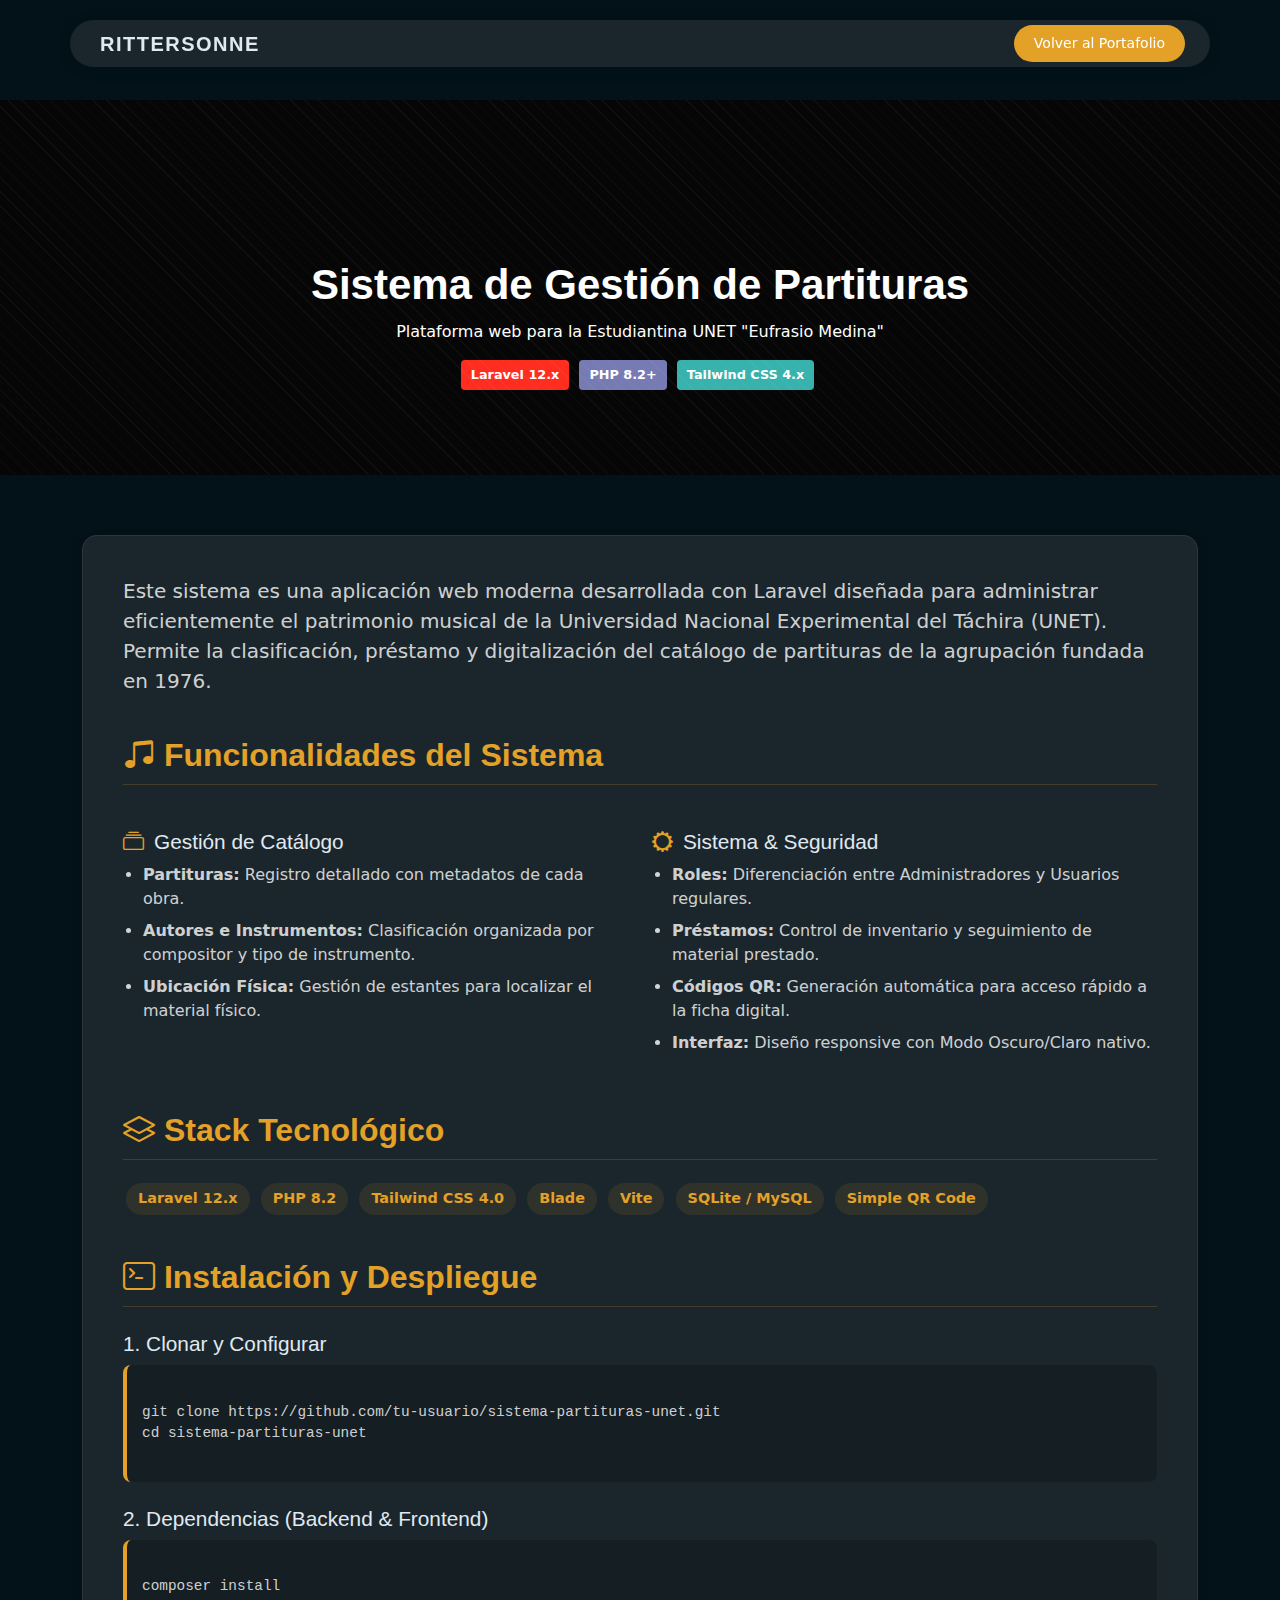
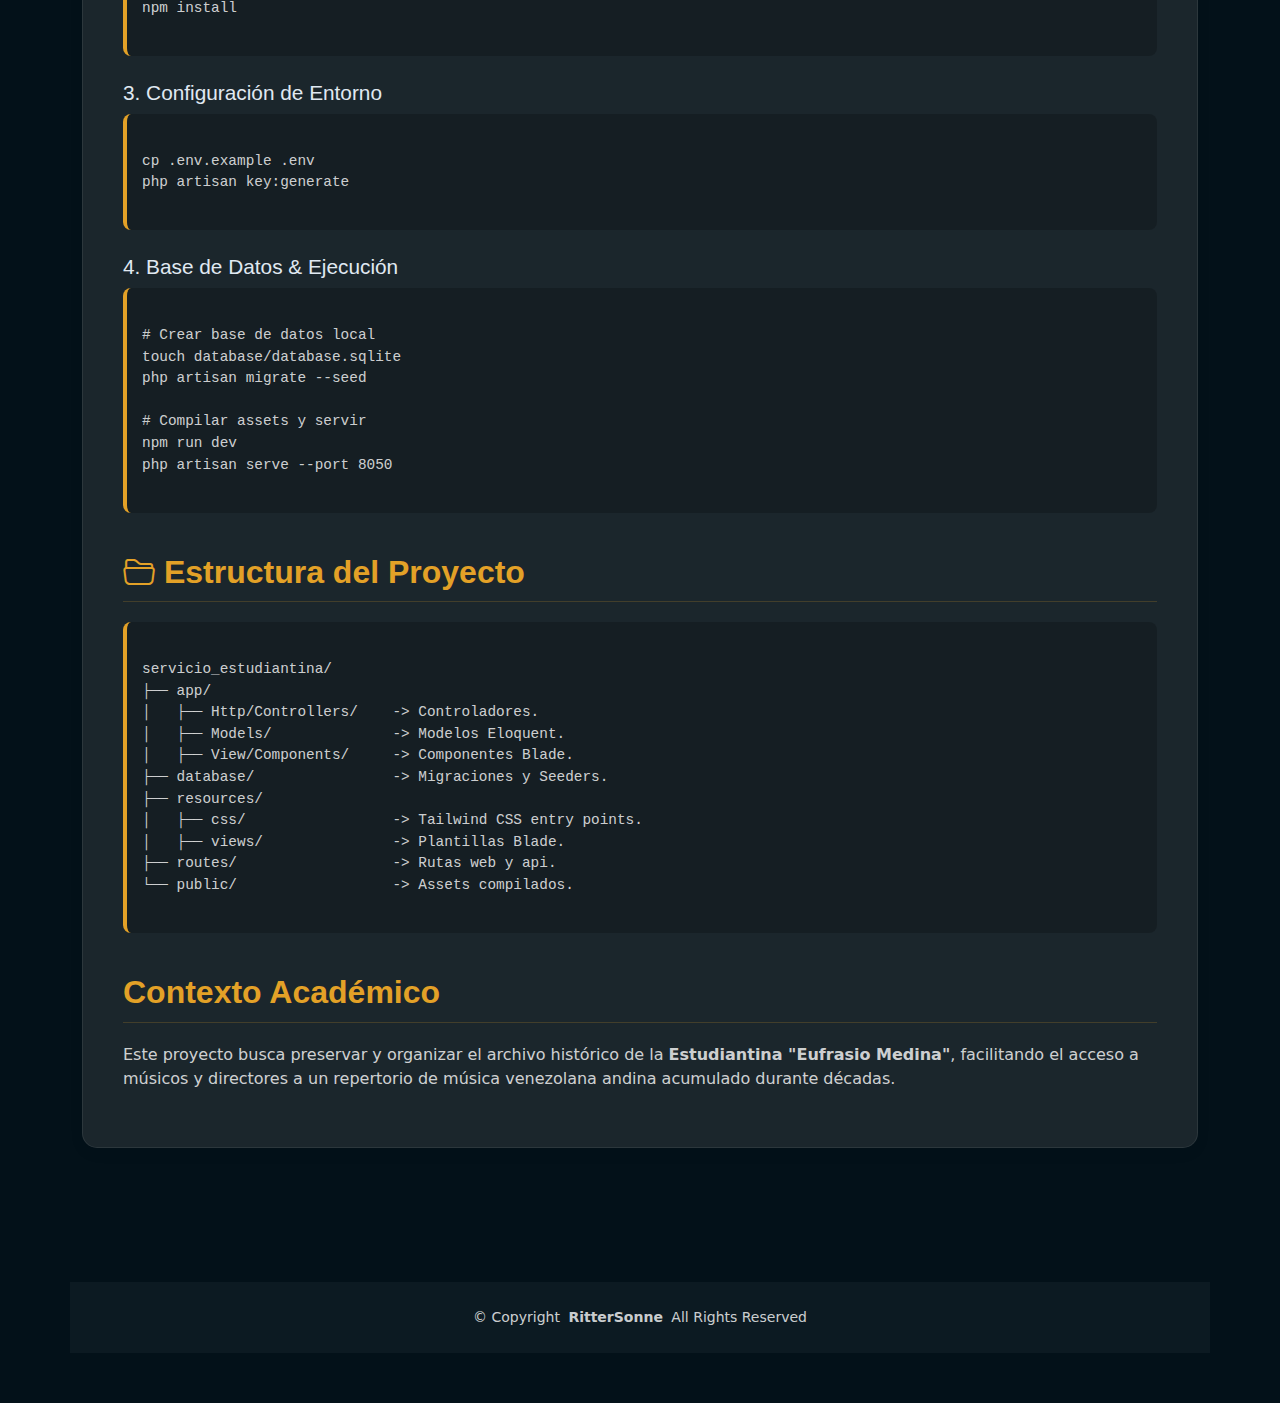
<file: Servicio.html>
<!DOCTYPE html>
<html lang="es">

<head>
  <meta charset="utf-8">
  <meta content="width=device-width, initial-scale=1.0" name="viewport">
  <title>Sistema Partituras UNET | RitterSonne</title>

  <!-- Favicons -->
  <link href="assets/img/favicon.png" rel="icon">

  <!-- Estilos -->
  <link href="assets/vendor/bootstrap/css/bootstrap.min.css" rel="stylesheet">
  <link href="assets/vendor/bootstrap-icons/bootstrap-icons.css" rel="stylesheet">
  <link href="assets/css/main.css" rel="stylesheet">
  
  <style>
    /* Ajuste para que el menú no tape el contenido */
    main {
        margin-top: 100px;
    }

    .project-content {
      background: var(--surface-color);
      padding: 40px;
      border-radius: 15px;
      border: 1px solid color-mix(in srgb, var(--default-color), transparent 90%);
      box-shadow: 0 5px 15px rgba(0,0,0,0.05);
      margin-bottom: 50px;
    }
    
    .project-content h2 { 
      margin-top: 40px; 
      margin-bottom: 20px;
      color: var(--accent-color); 
      font-weight: 700;
      border-bottom: 1px solid color-mix(in srgb, var(--accent-color), transparent 80%);
      padding-bottom: 10px;
    }
    
    .project-content h3 { 
      margin-top: 25px; 
      font-size: 1.3rem;
      color: var(--heading-color); 
      display: flex;
      align-items: center;
      gap: 10px;
    }

    .project-content h3 i { color: var(--accent-color); }

    .tech-tag { 
      background: color-mix(in srgb, var(--accent-color), transparent 90%); 
      padding: 5px 12px; 
      border-radius: 20px; 
      color: var(--accent-color); 
      font-weight: 600;
      font-size: 0.9rem;
      display: inline-block;
      margin: 3px;
    }

    .status-badge {
        padding: 5px 10px;
        border-radius: 4px;
        color: white;
        font-size: 0.8rem;
        font-weight: bold;
        margin-right: 5px;
        display: inline-block;
        margin-bottom: 5px;
    }
    
    /* Colores específicos para badges de este proyecto */
    .bg-laravel { background-color: #FF2D20; }  /* Rojo Laravel */
    .bg-php { background-color: #777BB4; }      /* Azul PHP */
    .bg-tailwind { background-color: #38B2AC; } /* Turquesa Tailwind */

    .code-box {
        background-color: rgba(0,0,0,0.2);
        padding: 15px;
        border-radius: 8px;
        font-family: monospace;
        color: var(--default-color);
        border-left: 4px solid var(--accent-color);
        overflow-x: auto;
        white-space: pre-wrap;
        font-size: 0.9rem;
    }

    .project-content ul { padding-left: 20px; }
    .project-content ul li { margin-bottom: 8px; color: var(--default-color); }

    /* Ajustes modo claro */
    body.light-mode .project-content {
        background: #ffffff;
        box-shadow: 0 5px 20px rgba(0,0,0,0.08);
    }
    body.light-mode .code-box {
        background-color: #f8f9fa;
        border: 1px solid #e9ecef;
        border-left: 4px solid var(--accent-color);
    }
  </style>
</head>

<body class="starter-page-page">

  <!-- HEADER -->
  <header id="header" class="header d-flex align-items-center fixed-top">
    <div class="header-container container-fluid container-xl position-relative d-flex align-items-center justify-content-between">
      <a href="index.html" class="logo d-flex align-items-center me-auto me-xl-0">
        <h1 class="sitename">RitterSonne</h1>
      </a>
      <a class="btn-getstarted" href="index.html#portfolio">Volver al Portafolio</a>
    </div>
  </header>

  <main class="main">

    <!-- Título Principal -->
    <div class="page-title dark-background">
      <div class="container position-relative">
        <h1>Sistema de Gestión de Partituras</h1>
        <p>Plataforma web para la Estudiantina UNET "Eufrasio Medina"</p>
        <div class="mt-3">
            <span class="status-badge bg-laravel">Laravel 12.x</span>
            <span class="status-badge bg-php">PHP 8.2+</span>
            <span class="status-badge bg-tailwind">Tailwind CSS 4.x</span>
        </div>
      </div>
    </div>

    <!-- Contenido del Proyecto -->
    <section class="section">
      <div class="container">
        <div class="project-content">
            
            <p class="lead">
                Este sistema es una aplicación web moderna desarrollada con <strong>Laravel</strong> diseñada para administrar eficientemente el patrimonio musical de la Universidad Nacional Experimental del Táchira (UNET). Permite la clasificación, préstamo y digitalización del catálogo de partituras de la agrupación fundada en 1976.
            </p>

            <h2><i class="bi bi-music-note-beamed"></i> Funcionalidades del Sistema</h2>

            <div class="row">
                <div class="col-md-6">
                    <h3><i class="bi bi-collection"></i> Gestión de Catálogo</h3>
                    <ul>
                        <li><strong>Partituras:</strong> Registro detallado con metadatos de cada obra.</li>
                        <li><strong>Autores e Instrumentos:</strong> Clasificación organizada por compositor y tipo de instrumento.</li>
                        <li><strong>Ubicación Física:</strong> Gestión de estantes para localizar el material físico.</li>
                    </ul>
                </div>
                <div class="col-md-6">
                    <h3><i class="bi bi-gear-wide"></i> Sistema & Seguridad</h3>
                    <ul>
                        <li><strong>Roles:</strong> Diferenciación entre Administradores y Usuarios regulares.</li>
                        <li><strong>Préstamos:</strong> Control de inventario y seguimiento de material prestado.</li>
                        <li><strong>Códigos QR:</strong> Generación automática para acceso rápido a la ficha digital.</li>
                        <li><strong>Interfaz:</strong> Diseño responsive con Modo Oscuro/Claro nativo.</li>
                    </ul>
                </div>
            </div>

            <h2><i class="bi bi-layers"></i> Stack Tecnológico</h2>
            <div>
                <span class="tech-tag">Laravel 12.x</span>
                <span class="tech-tag">PHP 8.2</span>
                <span class="tech-tag">Tailwind CSS 4.0</span>
                <span class="tech-tag">Blade</span>
                <span class="tech-tag">Vite</span>
                <span class="tech-tag">SQLite / MySQL</span>
                <span class="tech-tag">Simple QR Code</span>
            </div>

            <h2><i class="bi bi-terminal"></i> Instalación y Despliegue</h2>
            
            <h3>1. Clonar y Configurar</h3>
            <div class="code-box">
git clone https://github.com/tu-usuario/sistema-partituras-unet.git
cd sistema-partituras-unet
            </div>

            <h3>2. Dependencias (Backend & Frontend)</h3>
            <div class="code-box">
composer install
npm install
            </div>

            <h3>3. Configuración de Entorno</h3>
            <div class="code-box">
cp .env.example .env
php artisan key:generate
            </div>

            <h3>4. Base de Datos & Ejecución</h3>
            <div class="code-box">
# Crear base de datos local
touch database/database.sqlite
php artisan migrate --seed

# Compilar assets y servir
npm run dev
php artisan serve --port 8050
            </div>

            <h2><i class="bi bi-folder2-open"></i> Estructura del Proyecto</h2>
            <div class="code-box">
servicio_estudiantina/
├── app/
│   ├── Http/Controllers/    -> Controladores.
│   ├── Models/              -> Modelos Eloquent.
│   ├── View/Components/     -> Componentes Blade.
├── database/                -> Migraciones y Seeders.
├── resources/
│   ├── css/                 -> Tailwind CSS entry points.
│   ├── views/               -> Plantillas Blade.
├── routes/                  -> Rutas web y api.
└── public/                  -> Assets compilados.
            </div>

            <h2><i class="bi bi-university"></i> Contexto Académico</h2>
            <p>
                Este proyecto busca preservar y organizar el archivo histórico de la <strong>Estudiantina "Eufrasio Medina"</strong>, facilitando el acceso a músicos y directores a un repertorio de música venezolana andina acumulado durante décadas.
            </p>

        </div>
      </div>
    </section>

  </main>

  <!-- FOOTER -->
  <footer id="footer" class="footer">
    <div class="container copyright text-center mt-4">
      <p>© <span>Copyright</span> <strong class="px-1 sitename">RitterSonne</strong> <span>All Rights Reserved</span></p>
    </div>
  </footer>

  <!-- Scripts -->
  <script src="assets/vendor/bootstrap/js/bootstrap.bundle.min.js"></script>
  <script src="assets/js/main.js"></script>
  
  <script>
    // Recuperar el tema seleccionado
    if (localStorage.getItem('theme') === 'light') {
      document.body.classList.add('light-mode');
    }
  </script>

</body>
</html>
</file>
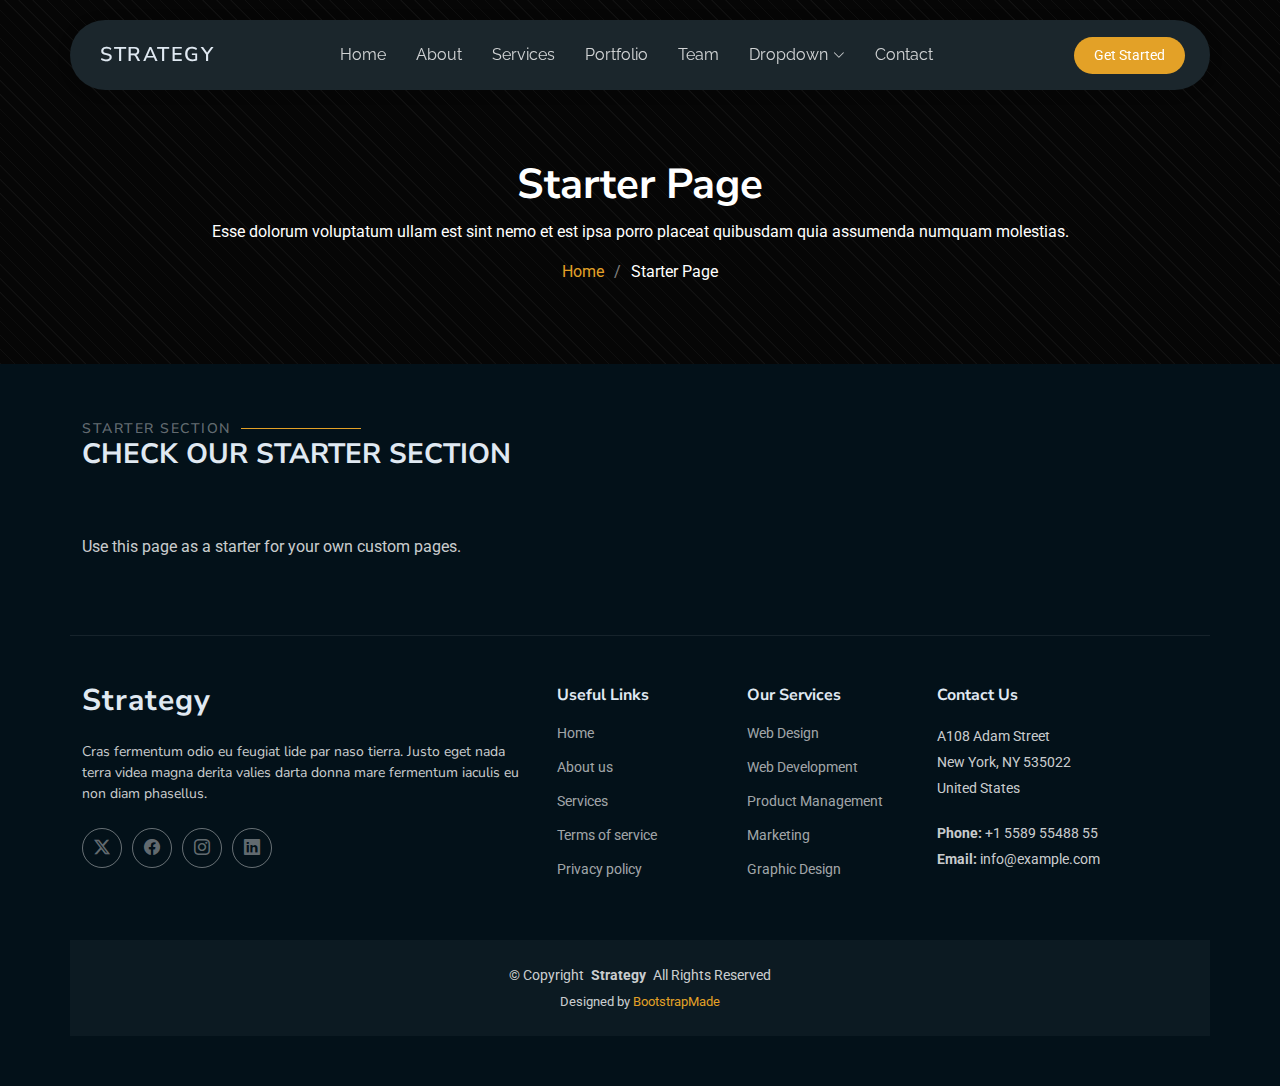
<file: starter-page.html>
<!DOCTYPE html>
<html lang="en">

<head>
  <meta charset="utf-8">
  <meta content="width=device-width, initial-scale=1.0" name="viewport">
  <title>Starter Page - Strategy Bootstrap Template</title>
  <meta name="description" content="">
  <meta name="keywords" content="">

  <!-- Favicons -->
  <link href="assets/img/favicon.png" rel="icon">
  <link href="assets/img/apple-touch-icon.png" rel="apple-touch-icon">

  <!-- Fonts -->
  <link href="https://fonts.googleapis.com" rel="preconnect">
  <link href="https://fonts.gstatic.com" rel="preconnect" crossorigin>
  <link href="https://fonts.googleapis.com/css2?family=Roboto:ital,wght@0,100;0,300;0,400;0,500;0,700;0,900;1,100;1,300;1,400;1,500;1,700;1,900&family=Raleway:ital,wght@0,100;0,200;0,300;0,400;0,500;0,600;0,700;0,800;0,900;1,100;1,200;1,300;1,400;1,500;1,600;1,700;1,800;1,900&family=Nunito+Sans:ital,wght@0,200;0,300;0,400;0,600;0,700;0,800;0,900;1,200;1,300;1,400;1,600;1,700;1,800;1,900&display=swap" rel="stylesheet">

  <!-- Vendor CSS Files -->
  <link href="assets/vendor/bootstrap/css/bootstrap.min.css" rel="stylesheet">
  <link href="assets/vendor/bootstrap-icons/bootstrap-icons.css" rel="stylesheet">
  <link href="assets/vendor/aos/aos.css" rel="stylesheet">
  <link href="assets/vendor/swiper/swiper-bundle.min.css" rel="stylesheet">
  <link href="assets/vendor/glightbox/css/glightbox.min.css" rel="stylesheet">

  <!-- Main CSS File -->
  <link href="assets/css/main.css" rel="stylesheet">

  <!-- =======================================================
  * Template Name: Strategy
  * Template URL: https://bootstrapmade.com/strategy-bootstrap-agency-template/
  * Updated: Jun 06 2025 with Bootstrap v5.3.6
  * Author: BootstrapMade.com
  * License: https://bootstrapmade.com/license/
  ======================================================== -->
</head>

<body class="starter-page-page">

  <header id="header" class="header d-flex align-items-center fixed-top">
    <div class="header-container container-fluid container-xl position-relative d-flex align-items-center justify-content-between">

      <a href="index.html" class="logo d-flex align-items-center me-auto me-xl-0">
        <!-- Uncomment the line below if you also wish to use an image logo -->
        <!-- <img src="assets/img/logo.webp" alt=""> -->
        <h1 class="sitename">Strategy</h1>
      </a>

      <nav id="navmenu" class="navmenu">
        <ul>
          <li><a href="#hero">Home</a></li>
          <li><a href="#about">About</a></li>
          <li><a href="#services">Services</a></li>
          <li><a href="#portfolio">Portfolio</a></li>
          <li><a href="#team">Team</a></li>
          <li class="dropdown"><a href="#"><span>Dropdown</span> <i class="bi bi-chevron-down toggle-dropdown"></i></a>
            <ul>
              <li><a href="#">Dropdown 1</a></li>
              <li class="dropdown"><a href="#"><span>Deep Dropdown</span> <i class="bi bi-chevron-down toggle-dropdown"></i></a>
                <ul>
                  <li><a href="#">Deep Dropdown 1</a></li>
                  <li><a href="#">Deep Dropdown 2</a></li>
                  <li><a href="#">Deep Dropdown 3</a></li>
                  <li><a href="#">Deep Dropdown 4</a></li>
                  <li><a href="#">Deep Dropdown 5</a></li>
                </ul>
              </li>
              <li><a href="#">Dropdown 2</a></li>
              <li><a href="#">Dropdown 3</a></li>
              <li><a href="#">Dropdown 4</a></li>
            </ul>
          </li>
          <li><a href="#contact">Contact</a></li>
        </ul>
        <i class="mobile-nav-toggle d-xl-none bi bi-list"></i>
      </nav>

      <a class="btn-getstarted" href="#about">Get Started</a>

    </div>
  </header>

  <main class="main">

    <!-- Page Title -->
    <div class="page-title dark-background" data-aos="fade">
      <div class="container position-relative">
        <h1>Starter Page</h1>
        <p>Esse dolorum voluptatum ullam est sint nemo et est ipsa porro placeat quibusdam quia assumenda numquam molestias.</p>
        <nav class="breadcrumbs">
          <ol>
            <li><a href="index.html">Home</a></li>
            <li class="current">Starter Page</li>
          </ol>
        </nav>
      </div>
    </div><!-- End Page Title -->

    <!-- Starter Section Section -->
    <section id="starter-section" class="starter-section section">

      <!-- Section Title -->
      <div class="container section-title" data-aos="fade-up">
        <h2>Starter Section</h2>
        <div><span>Check Our</span> <span class="description-title">Starter Section</span></div>
      </div><!-- End Section Title -->

      <div class="container" data-aos="fade-up">
        <p>Use this page as a starter for your own custom pages.</p>
      </div>

    </section><!-- /Starter Section Section -->

  </main>

  <footer id="footer" class="footer">

    <div class="container footer-top">
      <div class="row gy-4">
        <div class="col-lg-5 col-md-12 footer-about">
          <a href="index.html" class="logo d-flex align-items-center">
            <span class="sitename">Strategy</span>
          </a>
          <p>Cras fermentum odio eu feugiat lide par naso tierra. Justo eget nada terra videa magna derita valies darta donna mare fermentum iaculis eu non diam phasellus.</p>
          <div class="social-links d-flex mt-4">
            <a href=""><i class="bi bi-twitter-x"></i></a>
            <a href=""><i class="bi bi-facebook"></i></a>
            <a href=""><i class="bi bi-instagram"></i></a>
            <a href=""><i class="bi bi-linkedin"></i></a>
          </div>
        </div>

        <div class="col-lg-2 col-6 footer-links">
          <h4>Useful Links</h4>
          <ul>
            <li><a href="#">Home</a></li>
            <li><a href="#">About us</a></li>
            <li><a href="#">Services</a></li>
            <li><a href="#">Terms of service</a></li>
            <li><a href="#">Privacy policy</a></li>
          </ul>
        </div>

        <div class="col-lg-2 col-6 footer-links">
          <h4>Our Services</h4>
          <ul>
            <li><a href="#">Web Design</a></li>
            <li><a href="#">Web Development</a></li>
            <li><a href="#">Product Management</a></li>
            <li><a href="#">Marketing</a></li>
            <li><a href="#">Graphic Design</a></li>
          </ul>
        </div>

        <div class="col-lg-3 col-md-12 footer-contact text-center text-md-start">
          <h4>Contact Us</h4>
          <p>A108 Adam Street</p>
          <p>New York, NY 535022</p>
          <p>United States</p>
          <p class="mt-4"><strong>Phone:</strong> <span>+1 5589 55488 55</span></p>
          <p><strong>Email:</strong> <span>info@example.com</span></p>
        </div>

      </div>
    </div>

    <div class="container copyright text-center mt-4">
      <p>© <span>Copyright</span> <strong class="px-1 sitename">Strategy</strong> <span>All Rights Reserved</span></p>
      <div class="credits">
        <!-- All the links in the footer should remain intact. -->
        <!-- You can delete the links only if you've purchased the pro version. -->
        <!-- Licensing information: https://bootstrapmade.com/license/ -->
        <!-- Purchase the pro version with working PHP/AJAX contact form: [buy-url] -->
        Designed by <a href="https://bootstrapmade.com/">BootstrapMade</a>
      </div>
    </div>

  </footer>

  <!-- Scroll Top -->
  <a href="#" id="scroll-top" class="scroll-top d-flex align-items-center justify-content-center"><i class="bi bi-arrow-up-short"></i></a>

  <!-- Preloader -->
  <div id="preloader"></div>

  <!-- Vendor JS Files -->
  <script src="assets/vendor/bootstrap/js/bootstrap.bundle.min.js"></script>
  <script src="assets/vendor/php-email-form/validate.js"></script>
  <script src="assets/vendor/aos/aos.js"></script>
  <script src="assets/vendor/swiper/swiper-bundle.min.js"></script>
  <script src="assets/vendor/glightbox/js/glightbox.min.js"></script>
  <script src="assets/vendor/imagesloaded/imagesloaded.pkgd.min.js"></script>
  <script src="assets/vendor/isotope-layout/isotope.pkgd.min.js"></script>

  <!-- Main JS File -->
  <script src="assets/js/main.js"></script>

</body>

</html>
</file>
<file: assets/css/main.css>
/**
* Template Name: Strategy
* Template URL: https://bootstrapmade.com/strategy-bootstrap-agency-template/
* Updated: Jun 06 2025 with Bootstrap v5.3.6
* Author: BootstrapMade.com
* License: https://bootstrapmade.com/license/
*/

/*--------------------------------------------------------------
# Font & Color Variables
# Help: https://bootstrapmade.com/color-system/
--------------------------------------------------------------*/
/* Fonts */
:root {
  --default-font: "Roboto",  system-ui, -apple-system, "Segoe UI", Roboto, "Helvetica Neue", Arial, "Noto Sans", "Liberation Sans", sans-serif, "Apple Color Emoji", "Segoe UI Emoji", "Segoe UI Symbol", "Noto Color Emoji";
  --heading-font: "Nunito Sans",  sans-serif;
  --nav-font: "Raleway",  sans-serif;
}

/* Global Colors - The following color variables are used throughout the website. Updating them here will change the color scheme of the entire website */
:root { 
  --background-color: #031119; /* Background color for the entire website, including individual sections */
  --default-color: rgba(255, 255, 255, 0.8); /* Default color used for the majority of the text content across the entire website */
  --heading-color: #e0e9f2; /* Color for headings, subheadings and title throughout the website */
  --accent-color: #e3a127; /* Accent color that represents your brand on the website. It's used for buttons, links, and other elements that need to stand out */
  --surface-color: #1b262c; /* The surface color is used as a background of boxed elements within sections, such as cards, icon boxes, or other elements that require a visual separation from the global background. */
  --contrast-color: #ffffff; /* Contrast color for text, ensuring readability against backgrounds of accent, heading, or default colors. */
}

/* Nav Menu Colors - The following color variables are used specifically for the navigation menu. They are separate from the global colors to allow for more customization options */
:root {
  --nav-color: rgba(255, 255, 255, 0.8);  /* The default color of the main navmenu links */
  --nav-hover-color: #e3a127; /* Applied to main navmenu links when they are hovered over or active */
  --nav-mobile-background-color: #29343a; /* Used as the background color for mobile navigation menu */
  --nav-dropdown-background-color: #29343a; /* Used as the background color for dropdown items that appear when hovering over primary navigation items */
  --nav-dropdown-color: rgba(255, 255, 255, 0.8); /* Used for navigation links of the dropdown items in the navigation menu. */
  --nav-dropdown-hover-color: #e3a127; /* Similar to --nav-hover-color, this color is applied to dropdown navigation links when they are hovered over. */
}

/* Color Presets - These classes override global colors when applied to any section or element, providing reuse of the sam color scheme. */

.light-background {
  --background-color: #0d1d26;
  --surface-color: #16262f;
}

.dark-background {
  --background-color: #060606;
  --default-color: #ffffff;
  --heading-color: #ffffff;
  --surface-color: #252525;
  --contrast-color: #ffffff;
}

/* Smooth scroll */
:root {
  scroll-behavior: smooth;
}

/*--------------------------------------------------------------
# General Styling & Shared Classes
--------------------------------------------------------------*/
body {
  color: var(--default-color);
  background-color: var(--background-color);
  font-family: var(--default-font);
}

a {
  color: var(--accent-color);
  text-decoration: none;
  transition: 0.3s;
}

a:hover {
  color: color-mix(in srgb, var(--accent-color), transparent 25%);
  text-decoration: none;
}

h1,
h2,
h3,
h4,
h5,
h6 {
  color: var(--heading-color);
  font-family: var(--heading-font);
}

/* PHP Email Form Messages
------------------------------*/
.php-email-form .error-message {
  display: none;
  background: #df1529;
  color: #ffffff;
  text-align: left;
  padding: 15px;
  margin-bottom: 24px;
  font-weight: 600;
}

.php-email-form .sent-message {
  display: none;
  color: #ffffff;
  background: #059652;
  text-align: center;
  padding: 15px;
  margin-bottom: 24px;
  font-weight: 600;
}

.php-email-form .loading {
  display: none;
  background: var(--surface-color);
  text-align: center;
  padding: 15px;
  margin-bottom: 24px;
}

.php-email-form .loading:before {
  content: "";
  display: inline-block;
  border-radius: 50%;
  width: 24px;
  height: 24px;
  margin: 0 10px -6px 0;
  border: 3px solid var(--accent-color);
  border-top-color: var(--surface-color);
  animation: php-email-form-loading 1s linear infinite;
}

@keyframes php-email-form-loading {
  0% {
    transform: rotate(0deg);
  }

  100% {
    transform: rotate(360deg);
  }
}

/*--------------------------------------------------------------
# Global Header
--------------------------------------------------------------*/
.header {
  --background-color: rgba(255, 255, 255, 0);
  color: var(--default-color);
  background-color: var(--background-color);
  padding: 20px 0;
  transition: all 0.5s;
  z-index: 997;
}

.header .header-container {
  background: var(--surface-color);
  border-radius: 50px;
  padding: 5px 25px 5px 30px;
  box-shadow: 0px 2px 15px rgba(0, 0, 0, 0.1);
}

.header .logo {
  line-height: 1;
}

.header .logo img {
  max-height: 36px;
  margin-right: 8px;
}

.header .logo h1 {
  font-size: 20px;
  margin: 0;
  font-weight: 600;
  text-transform: uppercase;
  letter-spacing: 1.5px;
  color: var(--heading-color);
}

.header .btn-getstarted,
.header .btn-getstarted:focus {
  color: var(--contrast-color);
  background: var(--accent-color);
  font-size: 14px;
  padding: 8px 20px;
  margin: 0 0 0 30px;
  border-radius: 50px;
  transition: 0.3s;
}

.header .btn-getstarted:hover,
.header .btn-getstarted:focus:hover {
  color: var(--contrast-color);
  background: color-mix(in srgb, var(--accent-color), transparent 15%);
}

@media (max-width: 1200px) {
  .header {
    padding-top: 10px;
  }

  .header .header-container {
    margin-left: 10px;
    margin-right: 10px;
    padding: 10px 5px 10px 15px;
  }

  .header .logo {
    order: 1;
  }

  .header .btn-getstarted {
    order: 2;
    margin: 0 10px 0 0;
    padding: 6px 15px;
  }

  .header .navmenu {
    order: 3;
  }
}

/*--------------------------------------------------------------
# Navigation Menu
--------------------------------------------------------------*/
/* Navmenu - Desktop */
@media (min-width: 1200px) {
  .navmenu {
    padding: 0;
  }

  .navmenu ul {
    margin: 0;
    padding: 0;
    display: flex;
    list-style: none;
    align-items: center;
  }

  .navmenu li {
    position: relative;
  }

  .navmenu a,
  .navmenu a:focus {
    color: var(--nav-color);
    padding: 18px 15px;
    font-size: 16px;
    font-family: var(--nav-font);
    font-weight: 400;
    display: flex;
    align-items: center;
    justify-content: space-between;
    white-space: nowrap;
    transition: 0.3s;
  }

  .navmenu a i,
  .navmenu a:focus i {
    font-size: 12px;
    line-height: 0;
    margin-left: 5px;
    transition: 0.3s;
  }

  .navmenu li:last-child a {
    padding-right: 0;
  }

  .navmenu li:hover>a,
  .navmenu .active,
  .navmenu .active:focus {
    color: var(--nav-hover-color);
  }

  .navmenu .dropdown ul {
    margin: 0;
    padding: 10px 0;
    background: var(--nav-dropdown-background-color);
    display: block;
    position: absolute;
    visibility: hidden;
    left: 14px;
    top: 130%;
    opacity: 0;
    transition: 0.3s;
    border-radius: 4px;
    z-index: 99;
    box-shadow: 0px 0px 30px rgba(0, 0, 0, 0.1);
  }

  .navmenu .dropdown ul li {
    min-width: 200px;
  }

  .navmenu .dropdown ul a {
    padding: 10px 20px;
    font-size: 15px;
    text-transform: none;
    color: var(--nav-dropdown-color);
  }

  .navmenu .dropdown ul a i {
    font-size: 12px;
  }

  .navmenu .dropdown ul a:hover,
  .navmenu .dropdown ul .active:hover,
  .navmenu .dropdown ul li:hover>a {
    color: var(--nav-dropdown-hover-color);
  }

  .navmenu .dropdown:hover>ul {
    opacity: 1;
    top: 100%;
    visibility: visible;
  }

  .navmenu .dropdown .dropdown ul {
    top: 0;
    left: -90%;
    visibility: hidden;
  }

  .navmenu .dropdown .dropdown:hover>ul {
    opacity: 1;
    top: 0;
    left: -100%;
    visibility: visible;
  }
}

/* Navmenu - Mobile */
@media (max-width: 1199px) {
  .mobile-nav-toggle {
    color: var(--nav-color);
    font-size: 28px;
    line-height: 0;
    margin-right: 10px;
    cursor: pointer;
    transition: color 0.3s;
  }

  .navmenu {
    padding: 0;
    z-index: 9997;
  }

  .navmenu ul {
    display: none;
    list-style: none;
    position: absolute;
    inset: 60px 20px 20px 20px;
    padding: 10px 0;
    margin: 0;
    border-radius: 6px;
    background-color: var(--nav-mobile-background-color);
    overflow-y: auto;
    transition: 0.3s;
    z-index: 9998;
    box-shadow: 0px 0px 30px rgba(0, 0, 0, 0.1);
  }

  .navmenu a,
  .navmenu a:focus {
    color: var(--nav-dropdown-color);
    padding: 10px 20px;
    font-family: var(--nav-font);
    font-size: 17px;
    font-weight: 500;
    display: flex;
    align-items: center;
    justify-content: space-between;
    white-space: nowrap;
    transition: 0.3s;
  }

  .navmenu a i,
  .navmenu a:focus i {
    font-size: 12px;
    line-height: 0;
    margin-left: 5px;
    width: 30px;
    height: 30px;
    display: flex;
    align-items: center;
    justify-content: center;
    border-radius: 50%;
    transition: 0.3s;
    background-color: color-mix(in srgb, var(--accent-color), transparent 90%);
  }

  .navmenu a i:hover,
  .navmenu a:focus i:hover {
    background-color: var(--accent-color);
    color: var(--contrast-color);
  }

  .navmenu a:hover,
  .navmenu .active,
  .navmenu .active:focus {
    color: var(--nav-dropdown-hover-color);
  }

  .navmenu .active i,
  .navmenu .active:focus i {
    background-color: var(--accent-color);
    color: var(--contrast-color);
    transform: rotate(180deg);
  }

  .navmenu .dropdown ul {
    position: static;
    display: none;
    z-index: 99;
    padding: 10px 0;
    margin: 10px 20px;
    background-color: var(--nav-dropdown-background-color);
    border: 1px solid color-mix(in srgb, var(--default-color), transparent 90%);
    box-shadow: none;
    transition: all 0.5s ease-in-out;
  }

  .navmenu .dropdown ul ul {
    background-color: rgba(33, 37, 41, 0.1);
  }

  .navmenu .dropdown>.dropdown-active {
    display: block;
    background-color: rgba(33, 37, 41, 0.03);
  }

  .mobile-nav-active {
    overflow: hidden;
  }

  .mobile-nav-active .mobile-nav-toggle {
    color: #fff;
    position: absolute;
    font-size: 32px;
    top: 15px;
    right: 15px;
    margin-right: 0;
    z-index: 9999;
  }

  .mobile-nav-active .navmenu {
    position: fixed;
    overflow: hidden;
    inset: 0;
    background: rgba(33, 37, 41, 0.8);
    transition: 0.3s;
  }

  .mobile-nav-active .navmenu>ul {
    display: block;
  }
}

/*--------------------------------------------------------------
# Global Footer
--------------------------------------------------------------*/
.footer {
  color: var(--default-color);
  background-color: var(--background-color);
  font-size: 14px;
  padding-bottom: 50px;
  position: relative;
}

.footer .footer-top {
  padding-top: 50px;
  border-top: 1px solid color-mix(in srgb, var(--default-color), transparent 90%);
}

.footer .footer-about .logo {
  line-height: 1;
  margin-bottom: 25px;
}

.footer .footer-about .logo img {
  max-height: 40px;
  margin-right: 6px;
}

.footer .footer-about .logo span {
  color: var(--heading-color);
  font-size: 30px;
  font-weight: 700;
  letter-spacing: 1px;
  font-family: var(--heading-font);
}

.footer .footer-about p {
  font-size: 14px;
  font-family: var(--heading-font);
}

.footer .social-links a {
  display: flex;
  align-items: center;
  justify-content: center;
  width: 40px;
  height: 40px;
  border-radius: 50%;
  border: 1px solid color-mix(in srgb, var(--default-color), transparent 50%);
  font-size: 16px;
  color: color-mix(in srgb, var(--default-color), transparent 50%);
  margin-right: 10px;
  transition: 0.3s;
}

.footer .social-links a:hover {
  color: var(--accent-color);
  border-color: var(--accent-color);
}

.footer h4 {
  font-size: 16px;
  font-weight: bold;
  position: relative;
  padding-bottom: 12px;
}

.footer .footer-links {
  margin-bottom: 30px;
}

.footer .footer-links ul {
  list-style: none;
  padding: 0;
  margin: 0;
}

.footer .footer-links ul i {
  padding-right: 2px;
  font-size: 12px;
  line-height: 0;
}

.footer .footer-links ul li {
  padding: 10px 0;
  display: flex;
  align-items: center;
}

.footer .footer-links ul li:first-child {
  padding-top: 0;
}

.footer .footer-links ul a {
  color: color-mix(in srgb, var(--default-color), transparent 20%);
  display: inline-block;
  line-height: 1;
}

.footer .footer-links ul a:hover {
  color: var(--accent-color);
}

.footer .footer-contact p {
  margin-bottom: 5px;
}

.footer .copyright {
  padding-top: 25px;
  padding-bottom: 25px;
  background-color: color-mix(in srgb, var(--default-color), transparent 95%);
}

.footer .copyright p {
  margin-bottom: 0;
}

.footer .credits {
  margin-top: 6px;
  font-size: 13px;
}

/*--------------------------------------------------------------
# Preloader
--------------------------------------------------------------*/
#preloader {
  position: fixed;
  inset: 0;
  z-index: 999999;
  overflow: hidden;
  background: var(--background-color);
  transition: all 0.6s ease-out;
}

#preloader:before {
  content: "";
  position: fixed;
  top: calc(50% - 30px);
  left: calc(50% - 30px);
  border: 6px solid #ffffff;
  border-color: var(--accent-color) transparent var(--accent-color) transparent;
  border-radius: 50%;
  width: 60px;
  height: 60px;
  animation: animate-preloader 1.5s linear infinite;
}

@keyframes animate-preloader {
  0% {
    transform: rotate(0deg);
  }

  100% {
    transform: rotate(360deg);
  }
}

/*--------------------------------------------------------------
# Scroll Top Button
--------------------------------------------------------------*/
.scroll-top {
  position: fixed;
  visibility: hidden;
  opacity: 0;
  right: 15px;
  bottom: -15px;
  z-index: 99999;
  background-color: var(--accent-color);
  width: 44px;
  height: 44px;
  border-radius: 50px;
  transition: all 0.4s;
}

.scroll-top i {
  font-size: 24px;
  color: var(--contrast-color);
  line-height: 0;
}

.scroll-top:hover {
  background-color: color-mix(in srgb, var(--accent-color), transparent 20%);
  color: var(--contrast-color);
}

.scroll-top.active {
  visibility: visible;
  opacity: 1;
  bottom: 15px;
}

/*--------------------------------------------------------------
# Disable aos animation delay on mobile devices
--------------------------------------------------------------*/
@media screen and (max-width: 768px) {
  [data-aos-delay] {
    transition-delay: 0 !important;
  }
}

/*--------------------------------------------------------------
# Global Page Titles & Breadcrumbs
--------------------------------------------------------------*/
.page-title {
  color: var(--default-color);
  background-color: var(--background-color);
  background-size: cover;
  background-position: center;
  background-repeat: no-repeat;
  padding: 160px 0 80px 0;
  text-align: center;
  position: relative;
}

.page-title::after {
  content: "";
  position: absolute;
  top: 0;
  left: 0;
  right: 0;
  bottom: 0;
  background-image: repeating-linear-gradient(45deg, rgba(255, 255, 255, 0.02) 0px, rgba(255, 255, 255, 0.05) 1px, transparent 1px, transparent 10px);
  z-index: 1;
}

.page-title h1 {
  font-size: 42px;
  font-weight: 700;
  margin-bottom: 10px;
}

.page-title .breadcrumbs ol {
  display: flex;
  flex-wrap: wrap;
  list-style: none;
  justify-content: center;
  padding: 0;
  margin: 0;
  font-size: 16px;
  font-weight: 400;
}

.page-title .breadcrumbs ol li+li {
  padding-left: 10px;
}

.page-title .breadcrumbs ol li+li::before {
  content: "/";
  display: inline-block;
  padding-right: 10px;
  color: color-mix(in srgb, var(--default-color), transparent 50%);
}

/*--------------------------------------------------------------
# Global Sections
--------------------------------------------------------------*/
section,
.section {
  color: var(--default-color);
  background-color: var(--background-color);
  padding: 60px 0;
  scroll-margin-top: 90px;
  overflow: clip;
}

@media (max-width: 1199px) {

  section,
  .section {
    scroll-margin-top: 66px;
  }
}

/*--------------------------------------------------------------
# Global Section Titles
--------------------------------------------------------------*/
.section-title {
  padding-bottom: 60px;
  position: relative;
}

.section-title h2 {
  font-size: 14px;
  font-weight: 500;
  padding: 0;
  line-height: 1px;
  margin: 0;
  letter-spacing: 1.5px;
  text-transform: uppercase;
  color: color-mix(in srgb, var(--default-color), transparent 50%);
  position: relative;
}

.section-title h2::after {
  content: "";
  width: 120px;
  height: 1px;
  display: inline-block;
  background: var(--accent-color);
  margin: 4px 10px;
}

.section-title div {
  color: var(--heading-color);
  margin: 0;
  margin: 0;
  font-size: 28px;
  font-weight: 700;
  text-transform: uppercase;
  font-family: var(--heading-font);
}

/*--------------------------------------------------------------
# Hero Section
--------------------------------------------------------------*/
.hero {
  position: relative;
  min-height: 100vh;
  width: 100%;
  display: flex;
  align-items: center;
  overflow: hidden;
  padding: 100px 0;
}

.hero::after {
  content: "";
  position: absolute;
  top: 0;
  left: 0;
  right: 0;
  bottom: 0;
  background-image: repeating-linear-gradient(45deg, rgba(255, 255, 255, 0.02) 0px, rgba(255, 255, 255, 0.05) 1px, transparent 1px, transparent 10px);
  z-index: 1;
}

.hero .container,
.hero .container-fluid {
  position: relative;
  z-index: 2;
}

.hero .content-col {
  display: flex;
  flex-direction: column;
  justify-content: center;
  padding-right: 3rem;
}

@media (max-width: 991px) {
  .hero .content-col {
    padding-right: 15px;
    margin-bottom: 3rem;
  }
}

.hero .agency-name {
  margin-bottom: 1.5rem;
}

.hero .agency-name h5 {
  font-size: 1.25rem;
  font-weight: 600;
  letter-spacing: 1px;
  color: var(--contrast-color);
  margin: 0;
}

.hero .main-heading {
  margin-bottom: 2rem;
}

.hero .main-heading h1 {
  font-size: 5rem;
  font-weight: 800;
  line-height: 1.1;
  letter-spacing: -1px;
  margin: 0;
}

@media (max-width: 1200px) {
  .hero .main-heading h1 {
    font-size: 4rem;
  }
}

@media (max-width: 767px) {
  .hero .main-heading h1 {
    font-size: 3rem;
  }
}

@media (max-width: 480px) {
  .hero .main-heading h1 {
    font-size: 2.5rem;
  }
}

.hero .divider {
  width: 60%;
  height: 1px;
  background-color: color-mix(in srgb, var(--default-color), transparent 85%);
  margin-bottom: 2rem;
}

@media (max-width: 767px) {
  .hero .divider {
    width: 100%;
  }
}

.hero .description {
  margin-bottom: 2.5rem;
}

.hero .description p {
  font-size: 1rem;
  line-height: 1.7;
  color: color-mix(in srgb, var(--default-color), transparent 20%);
  margin: 0;
}

.hero .cta-button .btn {
  display: inline-flex;
  align-items: center;
  background-color: transparent;
  border: 1px solid color-mix(in srgb, var(--default-color), transparent 40%);
  color: var(--default-color);
  padding: 0.75rem 1.5rem;
  border-radius: 50px;
  font-size: 0.9rem;
  font-weight: 600;
  letter-spacing: 1px;
  transition: all 0.3s ease;
}

.hero .cta-button .btn span {
  margin-right: 0.5rem;
}

.hero .cta-button .btn i {
  font-size: 1.2rem;
  transition: transform 0.3s ease;
}

.hero .cta-button .btn:hover {
  background-color: var(--accent-color);
  border-color: var(--accent-color);
  color: var(--contrast-color);
}

.hero .cta-button .btn:hover i {
  transform: translateX(5px);
}

.hero .visual-content {
  position: relative;
  width: 100%;
  height: 100%;
  display: flex;
  align-items: center;
  justify-content: center;
}

@media (max-width: 991px) {
  .hero .visual-content {
    flex-direction: column;
  }
}

.hero .fluid-shape {
  position: relative;
  width: 100%;
  margin: 0 auto;
}

.hero .fluid-shape .fluid-img {
  width: 100%;
  height: auto;
  animation: float 6s ease-in-out infinite;
}

@keyframes float {
  0% {
    transform: translateY(0px);
  }

  50% {
    transform: translateY(-15px);
  }

  100% {
    transform: translateY(0px);
  }
}

.hero .stats-card {
  position: absolute;
  bottom: 10%;
  right: 0;
  background-color: color-mix(in srgb, var(--surface-color), transparent 50%);
  backdrop-filter: blur(10px);
  border: 1px solid color-mix(in srgb, var(--default-color), transparent 90%);
  border-radius: 10px;
  padding: 1.5rem;
  width: 200px;
  display: flex;
  flex-direction: column;
  box-shadow: 0 10px 30px rgba(0, 0, 0, 0.1);
}

@media (max-width: 991px) {
  .hero .stats-card {
    position: relative;
    bottom: auto;
    right: auto;
    margin-top: 2rem;
    width: 90%;
  }
}

.hero .stats-card .stats-number h2 {
  font-size: 3rem;
  font-weight: 700;
  margin: 0;
  line-height: 1;
}

.hero .stats-card .stats-label {
  margin-top: 0.5rem;
}

.hero .stats-card .stats-label p {
  font-size: 0.9rem;
  margin: 0;
}

.hero .stats-card .stats-arrow {
  position: absolute;
  top: 1.5rem;
  right: 1.5rem;
}

.hero .stats-card .stats-arrow a {
  display: flex;
  align-items: center;
  justify-content: center;
  width: 32px;
  height: 32px;
  background-color: var(--accent-color);
  border-radius: 50%;
  color: var(--contrast-color);
  font-size: 1rem;
  transition: all 0.3s ease;
}

.hero .stats-card .stats-arrow a:hover {
  transform: translateY(-3px);
  background-color: color-mix(in srgb, var(--accent-color), transparent 20%);
}

/*--------------------------------------------------------------
# About Section
--------------------------------------------------------------*/
.about {
  padding-top: 60px;
  padding-bottom: 60px;
}

.about .about-image {
  border-radius: 8px;
  overflow: hidden;
}

.about .about-image .experience-badge {
  position: absolute;
  bottom: 30px;
  right: -30px;
  background: var(--accent-color);
  color: var(--contrast-color);
  padding: 1.5rem;
  border-radius: 8px;
  box-shadow: 0 10px 30px rgba(0, 0, 0, 0.1);
  text-align: center;
  min-width: 140px;
}

.about .about-image .experience-badge .years {
  font-size: 2.5rem;
  font-weight: 700;
  line-height: 1;
  display: block;
  margin-bottom: 5px;
}

.about .about-image .experience-badge .text {
  font-size: 0.9rem;
  text-transform: uppercase;
  letter-spacing: 1px;
}

@media (max-width: 768px) {
  .about .about-image .experience-badge {
    right: 0;
    bottom: 20px;
    padding: 1rem;
    min-width: 120px;
  }

  .about .about-image .experience-badge .years {
    font-size: 2rem;
  }
}

.about .about-content h2 {
  font-size: 2.2rem;
  margin-bottom: 1.25rem;
  font-weight: 700;
}

@media (max-width: 768px) {
  .about .about-content h2 {
    font-size: 1.8rem;
  }
}

.about .about-content .lead {
  font-size: 1.15rem;
  margin-bottom: 1.25rem;
  color: color-mix(in srgb, var(--heading-color), transparent 30%);
}

.about .about-content p {
  margin-bottom: 1rem;
}

.about .about-content .feature-item {
  padding: 1.25rem;
  background-color: var(--surface-color);
  border-radius: 8px;
  box-shadow: 0 5px 15px rgba(0, 0, 0, 0.05);
  height: 100%;
  transition: all 0.3s ease;
}

.about .about-content .feature-item:hover {
  transform: translateY(-5px);
  box-shadow: 0 10px 25px rgba(0, 0, 0, 0.1);
}

.about .about-content .feature-item i {
  font-size: 1.75rem;
  color: var(--accent-color);
  margin-bottom: 0.75rem;
  display: block;
}

.about .about-content .feature-item h5 {
  font-size: 1.15rem;
  margin-bottom: 0.75rem;
  font-weight: 600;
}

.about .about-content .feature-item p {
  font-size: 0.9rem;
  margin-bottom: 0;
}

.about .about-content .btn-primary {
  background-color: var(--accent-color);
  border-color: var(--accent-color);
  padding: 0.5rem 1.5rem;
  border-radius: 50px;
  font-weight: 500;
  color: var(--contrast-color);
}

.about .about-content .btn-primary:hover {
  background-color: color-mix(in srgb, var(--accent-color), black 10%);
  border-color: color-mix(in srgb, var(--accent-color), black 10%);
}

.about .testimonial-section {
  border-top: 1px solid rgba(0, 0, 0, 0.08);
}

.about .testimonial-section .testimonial-intro h3 {
  font-size: 1.75rem;
  margin-bottom: 1.25rem;
  font-weight: 700;
}

.about .testimonial-section .testimonial-intro p {
  margin-bottom: 1.5rem;
}

.about .testimonial-section .testimonial-intro .swiper-nav-buttons {
  display: flex;
  gap: 10px;
}

.about .testimonial-section .testimonial-intro .swiper-nav-buttons button {
  width: 44px;
  height: 44px;
  border-radius: 50%;
  background-color: var(--surface-color);
  border: 1px solid rgba(0, 0, 0, 0.08);
  display: flex;
  align-items: center;
  justify-content: center;
  cursor: pointer;
  transition: all 0.3s ease;
}

.about .testimonial-section .testimonial-intro .swiper-nav-buttons button:hover {
  background-color: var(--accent-color);
  border-color: var(--accent-color);
  color: var(--contrast-color);
}

.about .testimonial-section .testimonial-intro .swiper-nav-buttons button i {
  font-size: 1.25rem;
}

.about .testimonial-section .testimonial-slider {
  overflow: hidden;
}

.about .testimonial-section .testimonial-slider .swiper-wrapper {
  height: auto !important;
}

.about .testimonial-section .testimonial-item {
  background-color: var(--surface-color);
  border-radius: 10px;
  padding: 2rem;
  box-shadow: 0 5px 30px rgba(0, 0, 0, 0.05);
  height: 100%;
}

.about .testimonial-section .testimonial-item .rating {
  color: #ffc107;
  font-size: 1rem;
}

.about .testimonial-section .testimonial-item p {
  font-style: italic;
  margin-bottom: 0;
  font-size: 1rem;
  line-height: 1.6;
}

.about .testimonial-section .testimonial-item .client-info .client-img {
  width: 50px;
  height: 50px;
  border-radius: 50%;
  margin-right: 15px;
  object-fit: cover;
}

.about .testimonial-section .testimonial-item .client-info h6 {
  font-weight: 600;
}

.about .testimonial-section .testimonial-item .client-info span {
  font-size: 0.85rem;
  color: color-mix(in srgb, var(--default-color), transparent 40%);
}

/*--------------------------------------------------------------
# Services Section
--------------------------------------------------------------*/
.services .service-header {
  margin-bottom: 60px;
}

.services .service-header .service-intro .service-heading {
  font-size: 48px;
  margin-bottom: 0;
  font-weight: 700;
  line-height: 1.2;
  color: var(--heading-color);
}

.services .service-header .service-intro .service-heading div {
  display: block;
  position: relative;
}

.services .service-header .service-intro .service-heading span {
  display: block;
  color: var(--accent-color);
}

@media (max-width: 992px) {
  .services .service-header .service-intro .service-heading {
    font-size: 36px;
  }
}

@media (max-width: 768px) {
  .services .service-header .service-intro .service-heading {
    font-size: 30px;
    margin-bottom: 20px;
  }
}

.services .service-header .service-summary p {
  margin-bottom: 25px;
  color: var(--default-color);
}

.services .service-header .service-summary .service-btn {
  display: inline-flex;
  align-items: center;
  padding: 12px 30px;
  background-color: var(--accent-color);
  color: var(--contrast-color);
  border-radius: 4px;
  font-weight: 500;
  transition: all 0.3s ease;
}

.services .service-header .service-summary .service-btn i {
  margin-left: 10px;
  transition: transform 0.3s ease;
}

.services .service-header .service-summary .service-btn:hover {
  background-color: color-mix(in srgb, var(--accent-color), transparent 15%);
  color: var(--contrast-color);
}

.services .service-header .service-summary .service-btn:hover i {
  transform: translateX(5px);
}

@media (max-width: 992px) {
  .services .service-header .service-summary {
    margin-top: 30px;
  }
}

.services .service-card {
  padding: 40px 40px 40px 40px;
  margin-bottom: 30px;
  border: 2px solid color-mix(in srgb, var(--default-color), transparent 90%);
  transition: all 0.3s ease;
}

.services .service-card .service-icon {
  margin-bottom: 25px;
  background-color: color-mix(in srgb, var(--accent-color), transparent 90%);
  display: inline-flex;
  align-items: center;
  justify-content: center;
  border-radius: 10px;
  width: 64px;
  height: 64px;
}

.services .service-card .service-icon i {
  font-size: 32px;
  color: var(--accent-color);
  transition: all 0.3s ease;
}

.services .service-card h3 {
  font-size: 28px;
  margin-bottom: 15px;
  font-weight: 700;
}

.services .service-card h3 a {
  color: var(--heading-color);
  transition: color 0.3s ease;
}

.services .service-card h3 a span {
  display: block;
}

.services .service-card h3 a:hover {
  color: var(--accent-color);
}

.services .service-card p {
  color: var(--default-color);
  transition: color 0.3s ease;
  margin-bottom: 0;
}

.services .service-card .card-action {
  position: absolute;
  top: 0;
  right: 0;
  width: 80px;
  height: 80px;
  display: flex;
  align-items: center;
  justify-content: center;
  background-color: var(--accent-color);
  opacity: 0;
  visibility: hidden;
  transform: translateY(20px);
  transition: all 0.3s ease;
}

.services .service-card .card-action i {
  font-size: 24px;
  color: var(--contrast-color);
  transition: transform 0.3s ease;
}

.services .service-card .card-action:hover i {
  transform: rotate(45deg);
}

.services .service-card::before {
  content: "";
  position: absolute;
  top: 0;
  left: 0;
  right: 0;
  bottom: 0;
  background-color: var(--surface-color);
  clip-path: polygon(70% 0, 100% 30%, 100% 100%, 0 100%, 0 0);
  z-index: -1;
  opacity: 0;
  visibility: hidden;
  transition: all 0.3s ease;
}

.services .service-card:hover {
  border-color: transparent;
}

.services .service-card:hover::before {
  opacity: 1;
  visibility: visible;
  background-color: var(--surface-color);
}

.services .service-card:hover h3 a {
  color: var(--accent-color);
}

.services .service-card:hover h3 a:hover {
  color: var(--accent-color);
}

.services .service-card:hover p {
  color: color-mix(in srgb, var(--default-color), transparent 20%);
}

.services .service-card:hover .card-action {
  opacity: 1;
  visibility: visible;
  transform: translateY(0);
}

.services .service-card:hover .service-icon i {
  transform: scale(1.1);
}

@media (max-width: 768px) {
  .services .service-card {
    padding: 150px 25px 25px;
  }

  .services .service-card h3 {
    font-size: 24px;
  }

  .services .service-card .service-icon {
    position: absolute;
    top: 40px;
    left: 25px;
  }
}

@media (max-width: 768px) {
  .services {
    padding: 70px 0 50px;
  }
}

/*--------------------------------------------------------------
# Steps Section
--------------------------------------------------------------*/
.steps .steps-wrapper {
  position: relative;
  padding: 20px 0;
}

.steps .steps-wrapper::before {
  content: "";
  position: absolute;
  width: 2px;
  background-color: color-mix(in srgb, var(--accent-color), transparent 85%);
  top: 0;
  bottom: 0;
  left: 50%;
  transform: translateX(-50%);
}

.steps .step-item {
  margin-bottom: 50px;
  width: 100%;
  position: relative;
}

.steps .step-item:last-child {
  margin-bottom: 0;
}

.steps .step-item:nth-child(even) .step-content {
  flex-direction: row-reverse;
}

.steps .step-content {
  display: flex;
  align-items: center;
  gap: 30px;
}

.steps .step-icon {
  flex-shrink: 0;
  width: 80px;
  height: 80px;
  background-color: var(--surface-color);
  border-radius: 50%;
  display: flex;
  align-items: center;
  justify-content: center;
  position: relative;
  z-index: 1;
  box-shadow: 0 0 20px rgba(0, 0, 0, 0.1);
  border: 2px solid color-mix(in srgb, var(--accent-color), transparent 85%);
  transition: all 0.3s ease-in-out;
}

.steps .step-icon i {
  font-size: 32px;
  color: var(--accent-color);
  transition: transform 0.3s ease-in-out;
}

.steps .step-info {
  flex: 1;
  background-color: var(--surface-color);
  padding: 30px;
  border-radius: 8px;
  box-shadow: 0 5px 25px rgba(0, 0, 0, 0.05);
  transition: transform 0.3s ease-in-out;
}

.steps .step-info:hover {
  transform: translateY(-5px);
}

.steps .step-number {
  display: inline-block;
  font-family: var(--heading-font);
  font-size: 0.9rem;
  font-weight: 600;
  color: var(--accent-color);
  text-transform: uppercase;
  letter-spacing: 1px;
  margin-bottom: 10px;
}

.steps h3 {
  font-size: 1.3rem;
  margin-bottom: 15px;
  font-weight: 600;
  color: var(--heading-color);
}

.steps p {
  color: color-mix(in srgb, var(--default-color), transparent 20%);
  font-size: 1rem;
  line-height: 1.6;
  margin-bottom: 0;
}

@media (max-width: 991px) {
  .steps .steps-wrapper::before {
    left: 25px;
  }

  .steps .step-item .step-content {
    flex-direction: row !important;
  }

  .steps .step-icon {
    width: 60px;
    height: 60px;
  }

  .steps .step-icon i {
    font-size: 24px;
  }

  .steps .step-info {
    padding: 20px;
  }

  .steps h3 {
    font-size: 1.3rem;
  }
}

@media (max-width: 767px) {
  .steps .step-content {
    gap: 20px;
  }

  .steps .step-icon {
    width: 50px;
    height: 50px;
  }

  .steps .step-icon i {
    font-size: 20px;
  }

  .steps .step-info {
    padding: 15px;
  }

  .steps h3 {
    font-size: 1.2rem;
  }

  .steps p {
    font-size: 0.95rem;
  }
}

/*--------------------------------------------------------------
# Call To Action Section
--------------------------------------------------------------*/
.call-to-action {
  padding-top: 80px;
  position: relative;
  background-color: color-mix(in srgb, var(--accent-color), transparent 97%);
  border-radius: 1rem;
  overflow: hidden;
  padding-bottom: 80px;
}

.call-to-action .badge {
  background-color: color-mix(in srgb, var(--accent-color), transparent 90%);
  color: var(--accent-color);
  padding: 0.5rem 1rem;
  font-size: 0.875rem;
  font-weight: 500;
  border-radius: 2rem;
}

.call-to-action h2 {
  font-size: clamp(1.75rem, 3vw, 2.5rem);
  font-weight: 700;
  line-height: 1.2;
  margin: 0;
}

.call-to-action p {
  font-size: 1.125rem;
  line-height: 1.6;
  opacity: 0.9;
}

.call-to-action .features .feature-item {
  display: flex;
  align-items: center;
  gap: 0.5rem;
  padding: 0.5rem 1rem;
  background-color: var(--surface-color);
  border-radius: 0.5rem;
  box-shadow: 0 2px 4px rgba(0, 0, 0, 0.05);
  transition: transform 0.3s ease;
}

.call-to-action .features .feature-item:hover {
  transform: translateY(-2px);
}

.call-to-action .features .feature-item i {
  color: var(--accent-color);
  font-size: 1.25rem;
}

.call-to-action .features .feature-item span {
  font-weight: 500;
}

.call-to-action .cta-buttons .btn {
  padding: 0.75rem 1.5rem;
  font-weight: 500;
  border-radius: 0.5rem;
  transition: all 0.3s ease;
}

.call-to-action .cta-buttons .btn.btn-primary {
  background-color: var(--accent-color);
  border-color: var(--accent-color);
  color: var(--contrast-color);
}

.call-to-action .cta-buttons .btn.btn-primary:hover {
  background-color: color-mix(in srgb, var(--accent-color), transparent 15%);
  border-color: color-mix(in srgb, var(--accent-color), transparent 15%);
  transform: translateY(-2px);
}

.call-to-action .cta-buttons .btn.btn-outline {
  border: 2px solid color-mix(in srgb, var(--accent-color), transparent 70%);
  color: var(--accent-color);
}

.call-to-action .cta-buttons .btn.btn-outline:hover {
  background-color: var(--accent-color);
  border-color: var(--accent-color);
  color: var(--contrast-color);
  transform: translateY(-2px);
}

.call-to-action .content-right {
  flex-shrink: 0;
  max-width: 100%;
  width: 450px;
}

.call-to-action .content-right img {
  width: 100%;
  height: auto;
  box-shadow: 0 10px 30px rgba(0, 0, 0, 0.1);
}

.call-to-action .content-right .floating-card {
  position: absolute;
  bottom: 2rem;
  right: -1rem;
  background: var(--surface-color);
  padding: 1rem;
  border-radius: 1rem;
  box-shadow: 0 10px 30px rgba(0, 0, 0, 0.1);
  display: flex;
  align-items: center;
  gap: 1rem;
  animation: float 3s ease-in-out infinite;
}

.call-to-action .content-right .floating-card .card-icon {
  width: 3rem;
  height: 3rem;
  background-color: color-mix(in srgb, var(--accent-color), transparent 90%);
  border-radius: 0.75rem;
  display: flex;
  align-items: center;
  justify-content: center;
}

.call-to-action .content-right .floating-card .card-icon i {
  color: var(--accent-color);
  font-size: 1.5rem;
}

.call-to-action .content-right .floating-card .card-content {
  display: flex;
  flex-direction: column;
}

.call-to-action .content-right .floating-card .card-content .stats-number {
  font-size: 1.25rem;
  font-weight: 700;
  color: var(--accent-color);
}

.call-to-action .content-right .floating-card .card-content .stats-text {
  font-size: 0.875rem;
  opacity: 0.8;
}

.call-to-action .decoration {
  position: absolute;
  inset: 0;
  pointer-events: none;
  overflow: hidden;
  z-index: 0;
}

.call-to-action .decoration .circle-1,
.call-to-action .decoration .circle-2 {
  position: absolute;
  border-radius: 50%;
  background-color: color-mix(in srgb, var(--accent-color), transparent 90%);
}

.call-to-action .decoration .circle-1 {
  width: 300px;
  height: 300px;
  top: -150px;
  right: -150px;
  opacity: 0.5;
}

.call-to-action .decoration .circle-2 {
  width: 200px;
  height: 200px;
  bottom: -100px;
  left: -100px;
  opacity: 0.3;
}

@media (max-width: 991.98px) {
  .call-to-action {
    padding: 2rem;
  }

  .call-to-action .content-right {
    width: 100%;
    margin-top: 2rem;
  }

  .call-to-action .content-right .floating-card {
    position: relative;
    bottom: auto;
    right: auto;
    margin-top: -3rem;
    margin-right: 1rem;
    z-index: 1;
  }
}

@keyframes float {

  0%,
  100% {
    transform: translateY(0);
  }

  50% {
    transform: translateY(-10px);
  }
}

/*--------------------------------------------------------------
# Testimonials Section
--------------------------------------------------------------*/
.testimonials .testimonials-slider {
  width: 100%;
  position: relative;
  padding-bottom: 60px;
}

.testimonials .swiper-wrapper {
  height: auto;
}

.testimonials .testimonial-item {
  background-color: var(--surface-color);
  padding: 40px;
  border-radius: 20px;
}

@media (max-width: 575px) {
  .testimonials .testimonial-item {
    padding: 20px;
  }
}

.testimonials .testimonial-item h2 {
  font-size: 24px;
  font-weight: 600;
  margin-bottom: 20px;
}

.testimonials .testimonial-item p {
  font-size: 16px;
  line-height: 1.8;
  margin-bottom: 30px;
  font-style: italic;
}

.testimonials .testimonial-item .profile {
  gap: 15px;
}

.testimonials .testimonial-item .profile .profile-img {
  width: 60px;
  height: 60px;
  border-radius: 50%;
  object-fit: cover;
}

.testimonials .testimonial-item .profile .profile-info h3 {
  font-size: 18px;
  margin: 0;
  font-weight: 600;
}

.testimonials .testimonial-item .profile .profile-info span {
  font-size: 14px;
  color: color-mix(in srgb, var(--default-color) 70%, transparent);
}

.testimonials .testimonial-item .featured-img-wrapper {
  min-height: 400px;
  position: relative;
  overflow: hidden;
  border-radius: 16px;
}

.testimonials .testimonial-item .featured-img {
  width: 100%;
  height: 100%;
  object-fit: cover;
  position: absolute;
  top: 0;
  left: 0;
}

.testimonials .swiper-navigation {
  position: absolute;
  bottom: 0;
  gap: 10px;
}

.testimonials .swiper-button-prev,
.testimonials .swiper-button-next {
  position: relative;
  left: auto;
  right: auto;
  top: auto;
  margin: 0;
  width: 44px;
  height: 44px;
  background-color: var(--surface-color);
  border-radius: 50%;
  border: 1px solid color-mix(in srgb, var(--default-color) 10%, transparent);
  transition: 0.3s;
}

.testimonials .swiper-button-prev::after,
.testimonials .swiper-button-next::after {
  font-size: 20px;
  color: var(--default-color);
}

.testimonials .swiper-button-prev:hover,
.testimonials .swiper-button-next:hover {
  background-color: var(--accent-color);
  border-color: var(--accent-color);
}

.testimonials .swiper-button-prev:hover::after,
.testimonials .swiper-button-next:hover::after {
  color: var(--contrast-color);
}

/*--------------------------------------------------------------
# Portfolio Section
--------------------------------------------------------------*/
.portfolio .portfolio-filters {
  display: flex;
  justify-content: center;
  flex-wrap: wrap;
  gap: 15px;
  padding: 0;
  margin: 0 0 40px;
  list-style: none;
}

.portfolio .portfolio-filters li {
  font-size: 15px;
  font-weight: 500;
  padding: 12px 25px;
  cursor: pointer;
  background: var(--surface-color);
  color: var(--default-color);
  border-radius: 30px;
  display: flex;
  align-items: center;
  gap: 8px;
  transition: all 0.3s ease;
}

.portfolio .portfolio-filters li i {
  font-size: 1.1em;
  transition: transform 0.3s ease;
}

.portfolio .portfolio-filters li:hover {
  color: var(--accent-color);
  transform: translateY(-2px);
  background: color-mix(in srgb, var(--accent-color), transparent 92%);
}

.portfolio .portfolio-filters li:hover i {
  transform: scale(1.1);
}

.portfolio .portfolio-filters li.filter-active {
  background: var(--accent-color);
  color: var(--contrast-color);
}

@media (max-width: 768px) {
  .portfolio .portfolio-filters {
    gap: 10px;
  }

  .portfolio .portfolio-filters li {
    padding: 8px 20px;
    font-size: 14px;
  }
}

.portfolio .portfolio-entry {
  position: relative;
  border-radius: 16px;
  overflow: hidden;
  background: var(--surface-color);
  box-shadow: 0 4px 30px rgba(0, 0, 0, 0.05);
}

.portfolio .portfolio-entry .entry-image {
  position: relative;
  margin: 0;
  overflow: hidden;
  aspect-ratio: 16/9;
}

.portfolio .portfolio-entry .entry-image img {
  width: 100%;
  height: 100%;
  object-fit: cover;
  transition: transform 0.6s cubic-bezier(0.4, 0, 0.2, 1);
}

.portfolio .portfolio-entry .entry-image .entry-overlay {
  position: absolute;
  inset: 0;
  background: linear-gradient(180deg, transparent 0%, rgba(0, 0, 0, 0.8) 100%);
  display: flex;
  align-items: flex-end;
  padding: 30px;
  opacity: 0;
  transform: translateY(20px);
  transition: all 0.4s cubic-bezier(0.4, 0, 0.2, 1);
}

.portfolio .portfolio-entry .entry-image .entry-overlay .overlay-content {
  width: 100%;
  transform: translateY(20px);
  transition: transform 0.4s cubic-bezier(0.4, 0, 0.2, 1);
}

.portfolio .portfolio-entry .entry-image .entry-overlay .entry-meta {
  color: var(--accent-color);
  font-size: 14px;
  font-weight: 500;
  text-transform: uppercase;
  letter-spacing: 1px;
  margin-bottom: 10px;
}

.portfolio .portfolio-entry .entry-image .entry-overlay .entry-title {
  color: var(--contrast-color);
  font-size: 24px;
  font-weight: 600;
  margin: 0 0 20px;
}

.portfolio .portfolio-entry .entry-image .entry-overlay .entry-links {
  display: flex;
  gap: 15px;
}

.portfolio .portfolio-entry .entry-image .entry-overlay .entry-links a {
  width: 46px;
  height: 46px;
  display: flex;
  align-items: center;
  justify-content: center;
  background: var(--surface-color);
  color: var(--accent-color);
  border-radius: 12px;
  font-size: 20px;
  transition: all 0.3s ease;
  opacity: 0;
  transform: translateY(20px);
}

.portfolio .portfolio-entry .entry-image .entry-overlay .entry-links a:hover {
  background: var(--accent-color);
  color: var(--contrast-color);
  transform: translateY(-2px);
}

.portfolio .portfolio-entry .entry-image .entry-overlay .entry-links a:nth-child(1) {
  transition-delay: 0.1s;
}

.portfolio .portfolio-entry .entry-image .entry-overlay .entry-links a:nth-child(2) {
  transition-delay: 0.2s;
}

.portfolio .portfolio-entry:hover .entry-image img {
  transform: scale(1.05);
}

.portfolio .portfolio-entry:hover .entry-image .entry-overlay {
  opacity: 1;
  transform: translateY(0);
}

.portfolio .portfolio-entry:hover .entry-image .entry-overlay .overlay-content {
  transform: translateY(0);
}

.portfolio .portfolio-entry:hover .entry-image .entry-overlay .entry-links a {
  opacity: 1;
  transform: translateY(0);
}

@media (max-width: 768px) {
  .portfolio .portfolio-entry .entry-image .entry-overlay {
    padding: 20px;
  }

  .portfolio .portfolio-entry .entry-image .entry-overlay .entry-title {
    font-size: 20px;
    margin-bottom: 15px;
  }

  .portfolio .portfolio-entry .entry-image .entry-overlay .entry-links a {
    width: 40px;
    height: 40px;
    font-size: 18px;
  }
}

.portfolio .portfolio-item .entry-image {
  aspect-ratio: 4/3;
}

@media (min-width: 1200px) {
  .portfolio .portfolio-item .entry-title {
    font-size: 20px;
  }
}

@media (min-width: 768px) {
  .portfolio .row {
    margin-left: -10px;
    margin-right: -10px;
  }

  .portfolio .row .portfolio-item {
    padding-left: 10px;
    padding-right: 10px;
  }
}

@media (min-width: 992px) {
  .portfolio .row {
    margin-left: -12px;
    margin-right: -12px;
  }

  .portfolio .row .portfolio-item {
    padding-left: 12px;
    padding-right: 12px;
  }
}

@media (min-width: 1200px) {
  .portfolio .row {
    margin-left: -15px;
    margin-right: -15px;
  }

  .portfolio .row .portfolio-item {
    padding-left: 15px;
    padding-right: 15px;
  }
}

@media (min-width: 1200px) {
  .portfolio .entry-overlay {
    padding: 25px;
  }
}

@media (min-width: 992px) and (max-width: 1199px) {
  .portfolio .entry-overlay {
    padding: 20px;
  }
}

@media (max-width: 991px) {
  .portfolio .entry-overlay {
    padding: 20px;
  }
}

/*--------------------------------------------------------------
# Team Section
--------------------------------------------------------------*/
.team .team-member {
  position: relative;
  background-color: var(--surface-color);
  border: 1px solid color-mix(in srgb, var(--default-color), transparent 90%);
  border-radius: 8px;
  transition: 0.3s;
}

.team .team-member:hover {
  border-color: color-mix(in srgb, var(--accent-color), transparent 70%);
}

.team .team-member .member-img {
  flex: 0 0 200px;
  overflow: hidden;
}

.team .team-member .member-img img {
  width: 200px;
  height: 100%;
  object-fit: cover;
  border-top-left-radius: 8px;
  border-bottom-left-radius: 8px;
}

.team .team-member .member-info {
  padding: 25px;
  text-align: left;
}

.team .team-member .member-info h4 {
  font-size: 1.2rem;
  font-weight: 700;
  margin-bottom: 5px;
  color: var(--heading-color);
}

.team .team-member .member-info span {
  font-size: 0.9rem;
  font-weight: 400;
  color: color-mix(in srgb, var(--heading-color), transparent 30%);
  display: block;
  margin-bottom: 15px;
}

.team .team-member .member-info p {
  font-size: 0.9rem;
  margin-bottom: 20px;
  color: color-mix(in srgb, var(--default-color), transparent 20%);
}

.team .team-member .member-info .social {
  display: flex;
  gap: 10px;
}

.team .team-member .member-info .social a {
  display: inline-flex;
  align-items: center;
  justify-content: center;
  width: 32px;
  height: 32px;
  font-size: 1rem;
  color: var(--heading-color);
  transition: 0.3s;
  border-radius: 4px;
  border: 1px solid color-mix(in srgb, var(--default-color), transparent 90%);
}

.team .team-member .member-info .social a:hover {
  color: var(--accent-color);
  border-color: var(--accent-color);
  background: color-mix(in srgb, var(--accent-color), transparent 95%);
}

@media (max-width: 767px) {
  .team .team-member {
    flex-direction: column;
  }

  .team .team-member .member-img {
    flex: auto;
  }

  .team .team-member .member-img img {
    width: 100%;
    border-radius: 8px 8px 0 0;
  }

  .team .team-member .member-info {
    text-align: center;
  }

  .team .team-member .member-info .social {
    justify-content: center;
  }
}

/*--------------------------------------------------------------
# Pricing Section
--------------------------------------------------------------*/
.pricing {
  --card-border-radius: 20px;
}

.pricing .row {
  justify-content: center;
}

.pricing .pricing-card {
  height: 100%;
  background: var(--surface-color);
  border-radius: var(--card-border-radius);
  box-shadow: 0 10px 30px rgba(0, 0, 0, 0.05);
  overflow: hidden;
  position: relative;
  transition: all 0.4s;
  margin-bottom: 30px;
  display: flex;
  flex-direction: column;
  border: 1px solid color-mix(in srgb, var(--default-color), transparent 90%);
}

.pricing .pricing-card:hover {
  transform: translateY(-10px);
  box-shadow: 0 15px 30px rgba(0, 0, 0, 0.1);
}

.pricing .pricing-card.popular {
  border: 2px solid var(--accent-color);
}

.pricing .pricing-card.popular .plan-cta .btn-plan {
  background-color: var(--accent-color);
  color: var(--contrast-color);
}

.pricing .pricing-card.popular .plan-cta .btn-plan:hover {
  background-color: color-mix(in srgb, var(--accent-color), transparent 20%);
}

.pricing .pricing-card .popular-tag {
  position: absolute;
  top: 20px;
  right: -35px;
  background-color: var(--accent-color);
  color: var(--contrast-color);
  font-size: 13px;
  font-weight: 600;
  padding: 8px 40px;
  transform: rotate(45deg);
}

.pricing .plan-header {
  padding: 30px 30px 20px;
  text-align: center;
}

.pricing .plan-header .plan-icon {
  width: 70px;
  height: 70px;
  margin: 0 auto 20px;
  display: flex;
  align-items: center;
  justify-content: center;
  border-radius: 50%;
  background-color: color-mix(in srgb, var(--accent-color), transparent 90%);
}

.pricing .plan-header .plan-icon i {
  font-size: 28px;
  color: var(--accent-color);
}

.pricing .plan-header h3 {
  font-size: 24px;
  font-weight: 700;
  margin-bottom: 10px;
}

.pricing .plan-header p {
  font-size: 15px;
  color: color-mix(in srgb, var(--default-color), transparent 30%);
}

.pricing .plan-pricing {
  text-align: center;
  padding: 10px 30px 20px;
  position: relative;
}

.pricing .plan-pricing .currency {
  font-size: 24px;
  vertical-align: top;
  line-height: 1;
  color: var(--heading-color);
  font-weight: 600;
}

.pricing .plan-pricing .amount {
  font-size: 60px;
  font-weight: 700;
  color: var(--heading-color);
  line-height: 1;
}

.pricing .plan-pricing .period {
  font-size: 16px;
  color: color-mix(in srgb, var(--default-color), transparent 40%);
}

.pricing .plan-features {
  padding: 20px 30px;
  flex: 1;
}

.pricing .plan-features ul {
  list-style: none;
  padding: 0;
  margin: 0;
}

.pricing .plan-features ul li {
  padding: 12px 0;
  font-size: 15px;
  display: flex;
  align-items: center;
  gap: 10px;
  color: color-mix(in srgb, var(--default-color), transparent 20%);
}

.pricing .plan-features ul li.disabled {
  color: color-mix(in srgb, var(--default-color), transparent 60%);
}

.pricing .plan-features ul li i {
  font-size: 18px;
}

.pricing .plan-features ul li i.bi-check-circle-fill {
  color: var(--accent-color);
}

.pricing .plan-features ul li i.bi-x-circle-fill {
  color: color-mix(in srgb, var(--default-color), transparent 60%);
}

.pricing .plan-cta {
  padding: 10px 30px 30px;
  text-align: center;
}

.pricing .plan-cta .btn-plan {
  display: inline-block;
  width: 100%;
  padding: 14px 32px;
  background-color: color-mix(in srgb, var(--default-color), transparent 95%);
  color: var(--default-color);
  border-radius: 50px;
  font-size: 16px;
  font-weight: 600;
  transition: all 0.3s;
}

.pricing .plan-cta .btn-plan:hover {
  background-color: color-mix(in srgb, var(--default-color), transparent 80%);
}

@media (max-width: 992px) {
  .pricing .pricing-card {
    max-width: 400px;
    margin-left: auto;
    margin-right: auto;
  }
}

@media (max-width: 768px) {
  .pricing .plan-pricing .amount {
    font-size: 48px;
  }

  .pricing .plan-header {
    padding: 25px 20px 15px;
  }

  .pricing .plan-features,
  .pricing .plan-pricing,
  .pricing .plan-cta {
    padding-left: 20px;
    padding-right: 20px;
  }
}

/*--------------------------------------------------------------
# Faq Section
--------------------------------------------------------------*/
.faq .faq-title {
  font-size: 2.5rem;
  font-weight: 700;
  margin-bottom: 1rem;
  color: var(--heading-color);
}

.faq .faq-description {
  font-size: 1rem;
  color: var(--default-color);
  margin-bottom: 2rem;
}

.faq .faq-arrow {
  color: var(--accent-color);
}

.faq .faq-container .faq-item {
  background-color: var(--surface-color);
  position: relative;
  padding: 20px;
  margin-bottom: 15px;
  border-radius: 10px;
  overflow: hidden;
}

.faq .faq-container .faq-item:last-child {
  margin-bottom: 0;
}

.faq .faq-container .faq-item h3 {
  font-weight: 600;
  font-size: 16px;
  line-height: 24px;
  margin: 0 30px 0 0;
  transition: 0.3s;
  cursor: pointer;
  display: flex;
  align-items: center;
}

.faq .faq-container .faq-item h3 .num {
  color: var(--accent-color);
  padding-right: 5px;
}

.faq .faq-container .faq-item h3:hover {
  color: var(--accent-color);
}

.faq .faq-container .faq-item .faq-content {
  display: grid;
  grid-template-rows: 0fr;
  transition: 0.3s ease-in-out;
  visibility: hidden;
  opacity: 0;
}

.faq .faq-container .faq-item .faq-content p {
  margin-bottom: 0;
  overflow: hidden;
}

.faq .faq-container .faq-item .faq-toggle {
  position: absolute;
  top: 20px;
  right: 20px;
  font-size: 16px;
  line-height: 0;
  transition: 0.3s;
  cursor: pointer;
}

.faq .faq-container .faq-item .faq-toggle:hover {
  color: var(--accent-color);
}

.faq .faq-container .faq-active h3 {
  color: var(--accent-color);
}

.faq .faq-container .faq-active .faq-content {
  grid-template-rows: 1fr;
  visibility: visible;
  opacity: 1;
  padding-top: 10px;
}

.faq .faq-container .faq-active .faq-toggle {
  transform: rotate(90deg);
  color: var(--accent-color);
}

/*--------------------------------------------------------------
# Contact Section
--------------------------------------------------------------*/
.contact .contact-info-box {
  background-color: var(--surface-color);
  border-radius: 10px;
  box-shadow: 0 5px 25px rgba(0, 0, 0, 0.05);
  padding: 25px;
  height: 100%;
  transition: transform 0.3s ease, box-shadow 0.3s ease;
  display: flex;
  align-items: flex-start;
  gap: 15px;
}

.contact .contact-info-box:hover {
  transform: translateY(-5px);
  box-shadow: 0 8px 30px rgba(0, 0, 0, 0.1);
}

.contact .contact-info-box .icon-box {
  background-color: color-mix(in srgb, var(--accent-color), transparent 90%);
  color: var(--accent-color);
  width: 50px;
  height: 50px;
  border-radius: 50%;
  display: flex;
  align-items: center;
  justify-content: center;
  flex-shrink: 0;
}

.contact .contact-info-box .icon-box i {
  font-size: 24px;
}

.contact .contact-info-box .info-content h4 {
  font-size: 18px;
  font-weight: 600;
  margin-bottom: 10px;
}

.contact .contact-info-box .info-content p {
  margin-bottom: 5px;
  color: color-mix(in srgb, var(--default-color), transparent 20%);
  font-size: 15px;
  line-height: 1.5;
}

.contact .contact-info-box .info-content p:last-child {
  margin-bottom: 0;
}

.contact .map-section {
  position: relative;
  width: 100%;
  height: 500px;
  overflow: hidden;
}

.contact .map-section iframe {
  display: block;
  width: 100%;
  height: 100%;
  border: 0;
}

.contact .form-container-overlap {
  position: relative;
  margin-top: -150px;
  margin-bottom: 60px;
  z-index: 10;
}

.contact .contact-form-wrapper {
  background-color: var(--surface-color);
  border-radius: 12px;
  box-shadow: 0 5px 25px rgba(0, 0, 0, 0.05);
  padding: 40px;
}

.contact .contact-form-wrapper h2 {
  font-size: 28px;
  font-weight: 700;
  margin-bottom: 30px;
  position: relative;
}

.contact .contact-form-wrapper h2:after {
  content: "";
  position: absolute;
  left: 50%;
  bottom: -10px;
  transform: translateX(-50%);
  width: 50px;
  height: 3px;
  background-color: var(--accent-color);
}

.contact .contact-form-wrapper .form-group {
  margin-bottom: 20px;
}

.contact .contact-form-wrapper .form-group .input-with-icon {
  position: relative;
}

.contact .contact-form-wrapper .form-group .input-with-icon i {
  position: absolute;
  left: 15px;
  top: 50%;
  transform: translateY(-50%);
  color: color-mix(in srgb, var(--default-color), transparent 40%);
  font-size: 18px;
  z-index: 10;
}

.contact .contact-form-wrapper .form-group .input-with-icon i.message-icon {
  top: 28px;
}

.contact .contact-form-wrapper .form-group .input-with-icon textarea+i {
  top: 25px;
  transform: none;
}

.contact .contact-form-wrapper .form-group .input-with-icon .form-control {
  border-radius: 8px;
  padding: 12px 15px 12px 45px;
  height: 3.5rem;
  color: var(--default-color);
  background-color: var(--surface-color);
  font-size: 15px;
  border: 1px solid color-mix(in srgb, var(--default-color), transparent 80%);
}

.contact .contact-form-wrapper .form-group .input-with-icon .form-control:focus {
  border-color: var(--accent-color);
  box-shadow: 0 0 0 0.25rem color-mix(in srgb, var(--accent-color), transparent 90%);
}

.contact .contact-form-wrapper .form-group .input-with-icon .form-control::placeholder {
  color: color-mix(in srgb, var(--default-color), transparent 40%);
}

.contact .contact-form-wrapper .form-group .input-with-icon textarea.form-control {
  height: 180px;
  resize: none;
  padding-top: 15px;
}

.contact .contact-form-wrapper .btn-submit {
  background-color: var(--accent-color);
  border: none;
  color: var(--contrast-color);
  padding: 12px 30px;
  font-size: 16px;
  font-weight: 600;
  letter-spacing: 1px;
  border-radius: 8px;
  transition: all 0.3s ease;
  box-shadow: 0 5px 15px color-mix(in srgb, var(--accent-color), transparent 70%);
}

.contact .contact-form-wrapper .btn-submit:hover {
  background-color: color-mix(in srgb, var(--accent-color), transparent 15%);
  transform: translateY(-3px);
  box-shadow: 0 8px 20px color-mix(in srgb, var(--accent-color), transparent 60%);
}

.contact .contact-form-wrapper .btn-submit:active {
  transform: translateY(0);
  box-shadow: 0 3px 10px color-mix(in srgb, var(--accent-color), transparent 70%);
}

.contact .contact-form-wrapper .loading,
.contact .contact-form-wrapper .error-message,
.contact .contact-form-wrapper .sent-message {
  margin-top: 10px;
  margin-bottom: 20px;
}

@media (max-width: 992px) {
  .contact .form-container-overlap {
    margin-top: -120px;
  }

  .contact .contact-form-wrapper {
    padding: 30px;
  }
}

@media (max-width: 768px) {
  .contact .contact-info-box {
    margin-bottom: 20px;
  }

  .contact .form-container-overlap {
    margin-top: -100px;
  }

  .contact .contact-form-wrapper {
    padding: 25px;
  }

  .contact .contact-form-wrapper h2 {
    font-size: 24px;
  }

  .contact .map-section {
    height: 450px;
  }
}

@media (max-width: 576px) {
  .contact .form-container-overlap {
    margin-top: -80px;
  }

  .contact .contact-form-wrapper {
    padding: 20px;
  }

  .contact .btn-submit {
    width: 100%;
  }

  .contact .map-section {
    height: 400px;
  }
}

/*--------------------------------------------------------------
# Portfolio Details Section
--------------------------------------------------------------*/
.portfolio-details {
  --section-spacing: 2.5rem;
}

.portfolio-details .portfolio-details-media {
  position: relative;
}

.portfolio-details .portfolio-details-media .main-image {
  margin-bottom: 1rem;
  border-radius: 20px;
  overflow: hidden;
  box-shadow: 0 10px 30px rgba(0, 0, 0, 0.08);
}

.portfolio-details .portfolio-details-media .main-image .portfolio-details-slider {
  position: relative;
}

.portfolio-details .portfolio-details-media .main-image .portfolio-details-slider .swiper-wrapper {
  height: auto !important;
}

.portfolio-details .portfolio-details-media .main-image .portfolio-details-slider .swiper-slide img {
  aspect-ratio: 3/2;
  object-fit: cover;
  width: 100%;
}

.portfolio-details .portfolio-details-media .main-image .portfolio-details-slider .swiper-button-next,
.portfolio-details .portfolio-details-media .main-image .portfolio-details-slider .swiper-button-prev {
  background-color: var(--contrast-color);
  width: 40px;
  height: 40px;
  border-radius: 50%;
  transition: all 0.3s ease;
}

.portfolio-details .portfolio-details-media .main-image .portfolio-details-slider .swiper-button-next:after,
.portfolio-details .portfolio-details-media .main-image .portfolio-details-slider .swiper-button-prev:after {
  font-size: 16px;
  color: var(--accent-color);
  font-weight: bold;
}

.portfolio-details .portfolio-details-media .main-image .portfolio-details-slider .swiper-button-next:hover,
.portfolio-details .portfolio-details-media .main-image .portfolio-details-slider .swiper-button-prev:hover {
  background-color: var(--accent-color);
}

.portfolio-details .portfolio-details-media .main-image .portfolio-details-slider .swiper-button-next:hover:after,
.portfolio-details .portfolio-details-media .main-image .portfolio-details-slider .swiper-button-prev:hover:after {
  color: var(--contrast-color);
}

.portfolio-details .portfolio-details-media .thumbnail-grid img {
  height: 80px;
  object-fit: cover;
  border-radius: 8px;
  cursor: pointer;
  transition: all 0.3s ease;
  box-shadow: 0 4px 10px rgba(0, 0, 0, 0.05);
}

.portfolio-details .portfolio-details-media .thumbnail-grid img:hover {
  transform: translateY(-5px);
  box-shadow: 0 8px 15px rgba(0, 0, 0, 0.1);
}

.portfolio-details .portfolio-details-media .tech-stack-badges {
  display: flex;
  flex-wrap: wrap;
  gap: 10px;
  margin-top: 1.5rem;
}

.portfolio-details .portfolio-details-media .tech-stack-badges span {
  display: inline-block;
  padding: 6px 12px;
  font-size: 13px;
  font-weight: 500;
  border-radius: 20px;
  background-color: color-mix(in srgb, var(--heading-color), transparent 85%);
  color: var(--heading-color);
  transition: all 0.3s ease;
}

.portfolio-details .portfolio-details-media .tech-stack-badges span:hover {
  background-color: color-mix(in srgb, var(--heading-color), transparent 70%);
  transform: translateY(-2px);
}

.portfolio-details .portfolio-details-content {
  padding: 0 0 0 2rem;
  height: 100%;
  display: flex;
  flex-direction: column;
}

.portfolio-details .portfolio-details-content .project-meta {
  display: flex;
  flex-wrap: wrap;
  justify-content: space-between;
  margin-bottom: 1.5rem;
}

.portfolio-details .portfolio-details-content .project-meta .badge-wrapper .project-badge {
  display: inline-block;
  padding: 8px 16px;
  background-color: color-mix(in srgb, var(--accent-color), transparent 90%);
  color: var(--accent-color);
  border-radius: 30px;
  font-weight: 600;
  font-size: 14px;
}

.portfolio-details .portfolio-details-content .project-meta .date-client {
  display: flex;
  gap: 1.5rem;
}

.portfolio-details .portfolio-details-content .project-meta .date-client .meta-item {
  display: flex;
  align-items: center;
  font-size: 14px;
  color: color-mix(in srgb, var(--default-color), transparent 30%);
}

.portfolio-details .portfolio-details-content .project-meta .date-client .meta-item i {
  margin-right: 6px;
  color: var(--accent-color);
}

.portfolio-details .portfolio-details-content .project-title {
  font-size: 2.2rem;
  margin-bottom: 1rem;
  font-weight: 700;
  line-height: 1.2;
  color: var(--heading-color);
}

.portfolio-details .portfolio-details-content .project-website {
  display: flex;
  align-items: center;
  margin-bottom: 1.5rem;
}

.portfolio-details .portfolio-details-content .project-website i {
  font-size: 22px;
  color: var(--accent-color);
  margin-right: 8px;
}

.portfolio-details .portfolio-details-content .project-website a {
  font-weight: 500;
  transition: all 0.3s;
}

.portfolio-details .portfolio-details-content .project-website a:hover {
  letter-spacing: 0.5px;
}

.portfolio-details .portfolio-details-content .project-overview {
  margin-bottom: var(--section-spacing);
}

.portfolio-details .portfolio-details-content .project-overview .lead {
  font-size: 1.1rem;
  line-height: 1.7;
  color: color-mix(in srgb, var(--default-color), transparent 15%);
  margin-bottom: 1.5rem;
}

.portfolio-details .portfolio-details-content .project-overview .project-accordion .accordion-item {
  border: none;
  background: none;
  margin-bottom: 10px;
}

.portfolio-details .portfolio-details-content .project-overview .project-accordion .accordion-item .accordion-header .accordion-button {
  padding: 1rem;
  font-weight: 600;
  font-size: 1rem;
  color: var(--heading-color);
  background-color: color-mix(in srgb, var(--surface-color), transparent 70%);
  border-radius: 8px !important;
  box-shadow: none;
}

.portfolio-details .portfolio-details-content .project-overview .project-accordion .accordion-item .accordion-header .accordion-button:not(.collapsed) {
  background-color: var(--surface-color);
  color: var(--accent-color);
  border-bottom-left-radius: 0 !important;
  border-bottom-right-radius: 0 !important;
  box-shadow: 0 4px 10px rgba(0, 0, 0, 0.03);
}

.portfolio-details .portfolio-details-content .project-overview .project-accordion .accordion-item .accordion-header .accordion-button:not(.collapsed) i {
  color: var(--accent-color);
}

.portfolio-details .portfolio-details-content .project-overview .project-accordion .accordion-item .accordion-header .accordion-button::after {
  background-size: 14px;
  width: 14px;
  height: 14px;
}

.portfolio-details .portfolio-details-content .project-overview .project-accordion .accordion-item .accordion-header .accordion-button i {
  font-size: 1.1rem;
}

.portfolio-details .portfolio-details-content .project-overview .project-accordion .accordion-item .accordion-body {
  padding: 1rem;
  background-color: var(--surface-color);
  border-bottom-left-radius: 8px;
  border-bottom-right-radius: 8px;
}

.portfolio-details .portfolio-details-content .project-overview .project-accordion .accordion-item .accordion-body p {
  margin-bottom: 0;
  color: color-mix(in srgb, var(--default-color), transparent 25%);
  line-height: 1.6;
}

.portfolio-details .portfolio-details-content .project-features {
  margin-bottom: var(--section-spacing);
}

.portfolio-details .portfolio-details-content .project-features h3 {
  display: flex;
  align-items: center;
  font-size: 1.25rem;
  margin-bottom: 1.2rem;
}

.portfolio-details .portfolio-details-content .project-features h3 i {
  margin-right: 10px;
  color: var(--accent-color);
  font-size: 1.1em;
}

.portfolio-details .portfolio-details-content .project-features .feature-list {
  list-style: none;
  padding-left: 0;
}

.portfolio-details .portfolio-details-content .project-features .feature-list li {
  display: flex;
  align-items: center;
  padding: 8px 0;
  font-size: 15px;
  color: color-mix(in srgb, var(--default-color), transparent 15%);
}

.portfolio-details .portfolio-details-content .project-features .feature-list li i {
  color: var(--accent-color);
  margin-right: 10px;
  font-size: 1.1em;
}

.portfolio-details .portfolio-details-content .cta-buttons {
  display: flex;
  flex-wrap: wrap;
  gap: 1rem;
  margin-top: auto;
}

.portfolio-details .portfolio-details-content .cta-buttons .btn-view-project {
  padding: 12px 28px;
  background-color: var(--accent-color);
  color: var(--contrast-color);
  border-radius: 30px;
  font-weight: 500;
  transition: all 0.3s ease;
}

.portfolio-details .portfolio-details-content .cta-buttons .btn-view-project:hover {
  background-color: color-mix(in srgb, var(--accent-color), black 15%);
  transform: translateY(-3px);
  box-shadow: 0 8px 15px rgba(0, 0, 0, 0.1);
}

.portfolio-details .portfolio-details-content .cta-buttons .btn-next-project {
  padding: 12px 28px;
  background-color: color-mix(in srgb, var(--heading-color), transparent 90%);
  color: var(--heading-color);
  border-radius: 30px;
  font-weight: 500;
  transition: all 0.3s ease;
  display: flex;
  align-items: center;
  gap: 8px;
}

.portfolio-details .portfolio-details-content .cta-buttons .btn-next-project i {
  transition: transform 0.3s ease;
}

.portfolio-details .portfolio-details-content .cta-buttons .btn-next-project:hover {
  background-color: color-mix(in srgb, var(--heading-color), transparent 80%);
}

.portfolio-details .portfolio-details-content .cta-buttons .btn-next-project:hover i {
  transform: translateX(3px);
}

@media (max-width: 1199.98px) {
  .portfolio-details .portfolio-details-content {
    padding-left: 1rem;
  }
}

@media (max-width: 991.98px) {
  .portfolio-details .portfolio-details-content {
    padding: 2rem 0 0 0;
  }

  .portfolio-details .portfolio-details-content .cta-buttons {
    margin-top: 2rem;
  }
}

@media (max-width: 767.98px) {
  .portfolio-details .project-meta {
    flex-direction: column;
    gap: 1rem;
  }

  .portfolio-details .project-meta .date-client {
    flex-direction: column;
    gap: 0.5rem;
  }

  .portfolio-details .cta-buttons {
    flex-direction: column;
    width: 100%;
  }

  .portfolio-details .cta-buttons a {
    width: 100%;
    text-align: center;
  }
}

/*--------------------------------------------------------------
# Service Details Section
--------------------------------------------------------------*/
.service-details .swiper-wrapper {
  height: auto !important;
}

.service-details .service-header {
  margin-bottom: 40px;
}

.service-details .service-header h1 {
  font-size: 36px;
  font-weight: 700;
  margin-bottom: 20px;
  position: relative;
}

.service-details .service-header h1:after {
  content: "";
  position: absolute;
  bottom: -12px;
  left: 0;
  width: 80px;
  height: 4px;
  background: var(--accent-color);
}

.service-details .service-header .service-meta {
  display: flex;
  flex-wrap: wrap;
  gap: 20px;
  margin-bottom: 20px;
  margin-top: 25px;
}

.service-details .service-header .service-meta span {
  display: flex;
  align-items: center;
  font-size: 15px;
  color: color-mix(in srgb, var(--default-color), transparent 30%);
}

.service-details .service-header .service-meta span i {
  color: var(--accent-color);
  margin-right: 8px;
  font-size: 16px;
}

.service-details .service-header .lead {
  font-size: 18px;
  line-height: 1.7;
  color: color-mix(in srgb, var(--default-color), transparent 15%);
}

.service-details .service-tabs {
  margin-bottom: 50px;
}

.service-details .service-tabs .nav-tabs {
  border-bottom: 2px solid color-mix(in srgb, var(--heading-color), transparent 90%);
  margin-bottom: 30px;
}

.service-details .service-tabs .nav-tabs .nav-item {
  margin-right: 5px;
}

.service-details .service-tabs .nav-tabs .nav-link {
  border: none;
  border-radius: 0;
  padding: 12px 20px;
  font-weight: 600;
  color: color-mix(in srgb, var(--heading-color), transparent 30%);
  position: relative;
  transition: all 0.3s;
  display: flex;
  align-items: center;
}

.service-details .service-tabs .nav-tabs .nav-link i {
  margin-right: 8px;
  font-size: 18px;
}

.service-details .service-tabs .nav-tabs .nav-link:after {
  content: "";
  position: absolute;
  bottom: -2px;
  left: 0;
  width: 0;
  height: 3px;
  background-color: var(--accent-color);
  transition: all 0.3s ease;
}

.service-details .service-tabs .nav-tabs .nav-link:hover {
  color: var(--heading-color);
  background-color: transparent;
}

.service-details .service-tabs .nav-tabs .nav-link:hover:after {
  width: 30%;
}

.service-details .service-tabs .nav-tabs .nav-link.active {
  color: var(--accent-color);
  background-color: transparent;
}

.service-details .service-tabs .nav-tabs .nav-link.active:after {
  width: 100%;
}

.service-details .service-tabs .tab-content .content-block h3 {
  font-size: 24px;
  margin-bottom: 20px;
  font-weight: 700;
}

.service-details .service-tabs .tab-content .content-block p {
  color: color-mix(in srgb, var(--default-color), transparent 20%);
  margin-bottom: 15px;
  line-height: 1.7;
}

.service-details .service-tabs .tab-content img {
  border-radius: 10px;
  box-shadow: 0 8px 20px rgba(0, 0, 0, 0.08);
}

.service-details .service-tabs .tab-content .process-timeline {
  position: relative;
  padding-left: 30px;
}

.service-details .service-tabs .tab-content .process-timeline:before {
  content: "";
  position: absolute;
  top: 10px;
  bottom: 10px;
  left: 15px;
  width: 2px;
  background: color-mix(in srgb, var(--accent-color), transparent 80%);
}

.service-details .service-tabs .tab-content .process-timeline .timeline-item {
  position: relative;
  padding-bottom: 35px;
}

.service-details .service-tabs .tab-content .process-timeline .timeline-item:last-child {
  padding-bottom: 0;
}

.service-details .service-tabs .tab-content .process-timeline .timeline-item .timeline-marker {
  position: absolute;
  left: -30px;
  top: -5px;
  width: 32px;
  height: 32px;
  background-color: var(--accent-color);
  color: var(--contrast-color);
  border-radius: 50%;
  display: flex;
  align-items: center;
  justify-content: center;
  font-weight: 700;
  font-size: 14px;
  z-index: 2;
}

.service-details .service-tabs .tab-content .process-timeline .timeline-item .timeline-content {
  padding-left: 10px;
}

.service-details .service-tabs .tab-content .process-timeline .timeline-item .timeline-content h4 {
  font-size: 20px;
  font-weight: 700;
  margin-bottom: 10px;
}

.service-details .service-tabs .tab-content .process-timeline .timeline-item .timeline-content p {
  color: color-mix(in srgb, var(--default-color), transparent 20%);
  line-height: 1.6;
}

.service-details .service-tabs .tab-content .benefit-card {
  background-color: var(--surface-color);
  border-radius: 12px;
  padding: 30px;
  transition: all 0.3s ease;
  height: 100%;
  box-shadow: 0 5px 15px rgba(0, 0, 0, 0.04);
  position: relative;
  overflow: hidden;
}

.service-details .service-tabs .tab-content .benefit-card:before {
  content: "";
  position: absolute;
  bottom: 0;
  left: 0;
  width: 100%;
  height: 3px;
  background: var(--accent-color);
  transform: scaleX(0);
  transform-origin: right;
  transition: transform 0.5s ease;
}

.service-details .service-tabs .tab-content .benefit-card:hover {
  transform: translateY(-8px);
  box-shadow: 0 15px 30px rgba(0, 0, 0, 0.08);
}

.service-details .service-tabs .tab-content .benefit-card:hover:before {
  transform: scaleX(1);
  transform-origin: left;
}

.service-details .service-tabs .tab-content .benefit-card:hover .benefit-icon {
  transform: rotateY(180deg);
  background-color: var(--accent-color);
}

.service-details .service-tabs .tab-content .benefit-card:hover .benefit-icon i {
  color: var(--contrast-color);
}

.service-details .service-tabs .tab-content .benefit-card .benefit-icon {
  width: 60px;
  height: 60px;
  border-radius: 12px;
  background-color: color-mix(in srgb, var(--accent-color), transparent 90%);
  display: flex;
  align-items: center;
  justify-content: center;
  margin-bottom: 20px;
  transition: all 0.5s ease;
}

.service-details .service-tabs .tab-content .benefit-card .benefit-icon i {
  font-size: 28px;
  color: var(--accent-color);
  transition: all 0.5s ease;
}

.service-details .service-tabs .tab-content .benefit-card h4 {
  font-size: 18px;
  font-weight: 700;
  margin-bottom: 12px;
}

.service-details .service-tabs .tab-content .benefit-card p {
  color: color-mix(in srgb, var(--default-color), transparent 20%);
  margin-bottom: 0;
}

.service-details .service-gallery h3 {
  font-size: 26px;
  margin-bottom: 25px;
  font-weight: 700;
}

.service-details .service-gallery .service-details-slider {
  margin-bottom: 40px;
  padding-bottom: 40px;
}

.service-details .service-gallery .service-details-slider .portfolio-item {
  position: relative;
  border-radius: 12px;
  overflow: hidden;
  box-shadow: 0 8px 25px rgba(0, 0, 0, 0.08);
}

.service-details .service-gallery .service-details-slider .portfolio-item:hover .portfolio-info {
  opacity: 1;
  transform: translateY(0);
}

.service-details .service-gallery .service-details-slider .portfolio-item img {
  border-radius: 12px;
  transition: all 0.4s ease;
}

.service-details .service-gallery .service-details-slider .portfolio-item .portfolio-info {
  position: absolute;
  bottom: 0;
  left: 0;
  right: 0;
  background: linear-gradient(0deg, rgba(0, 0, 0, 0.7) 0%, rgba(0, 0, 0, 0) 100%);
  padding: 30px 20px 20px;
  opacity: 0;
  transform: translateY(20px);
  transition: all 0.3s ease;
  border-bottom-left-radius: 12px;
  border-bottom-right-radius: 12px;
}

.service-details .service-gallery .service-details-slider .portfolio-item .portfolio-info h5 {
  color: var(--contrast-color);
  font-weight: 700;
  margin-bottom: 5px;
}

.service-details .service-gallery .service-details-slider .portfolio-item .portfolio-info p {
  color: color-mix(in srgb, var(--contrast-color), transparent 20%);
  margin: 0;
  font-size: 14px;
}

.service-details .service-gallery .service-details-slider .swiper-pagination {
  padding-top: 5px;
  bottom: 0;
}

.service-details .service-gallery .service-details-slider .swiper-pagination .swiper-pagination-bullet {
  width: 10px;
  height: 10px;
  background-color: color-mix(in srgb, var(--accent-color), transparent 70%);
  opacity: 1;
}

.service-details .service-gallery .service-details-slider .swiper-pagination .swiper-pagination-bullet.swiper-pagination-bullet-active {
  width: 25px;
  border-radius: 5px;
  background-color: var(--accent-color);
}

.service-details .service-sidebar {
  position: sticky;
  top: 100px;
}

.service-details .service-sidebar .action-card {
  background: linear-gradient(135deg, var(--accent-color) 0%, color-mix(in srgb, var(--accent-color), black 20%) 100%);
  border-radius: 15px;
  padding: 35px 30px;
  color: var(--contrast-color);
  margin-bottom: 30px;
  position: relative;
  overflow: hidden;
  box-shadow: 0 10px 30px rgba(0, 0, 0, 0.15);
  text-align: center;
}

.service-details .service-sidebar .action-card:before {
  content: "";
  position: absolute;
  top: -50px;
  right: -50px;
  width: 100px;
  height: 100px;
  border-radius: 50%;
  background: rgba(255, 255, 255, 0.1);
  z-index: 1;
}

.service-details .service-sidebar .action-card:after {
  content: "";
  position: absolute;
  bottom: -40px;
  left: -40px;
  width: 80px;
  height: 80px;
  border-radius: 50%;
  background: rgba(255, 255, 255, 0.08);
  z-index: 1;
}

.service-details .service-sidebar .action-card h3 {
  color: var(--contrast-color);
  font-size: 24px;
  font-weight: 700;
  margin-bottom: 15px;
}

.service-details .service-sidebar .action-card p {
  margin-bottom: 25px;
  opacity: 0.9;
}

.service-details .service-sidebar .action-card .btn-primary {
  background-color: var(--contrast-color);
  color: var(--accent-color);
  border: none;
  border-radius: 8px;
  padding: 12px 25px;
  font-weight: 600;
  display: inline-block;
  transition: all 0.3s ease;
}

.service-details .service-sidebar .action-card .btn-primary:hover {
  transform: translateY(-3px);
  box-shadow: 0 10px 20px rgba(0, 0, 0, 0.15);
}

.service-details .service-sidebar .action-card .guarantee {
  display: block;
  margin-top: 20px;
  font-size: 14px;
  opacity: 0.8;
}

.service-details .service-sidebar .action-card .guarantee i {
  margin-right: 5px;
}

.service-details .service-sidebar .service-features-list {
  background-color: var(--surface-color);
  border-radius: 15px;
  padding: 30px;
  margin-bottom: 30px;
  box-shadow: 0 5px 25px rgba(0, 0, 0, 0.05);
}

.service-details .service-sidebar .service-features-list h4 {
  font-size: 20px;
  font-weight: 700;
  margin-bottom: 25px;
  padding-bottom: 15px;
  border-bottom: 2px solid color-mix(in srgb, var(--heading-color), transparent 90%);
}

.service-details .service-sidebar .service-features-list ul {
  list-style: none;
  padding: 0;
  margin: 0;
}

.service-details .service-sidebar .service-features-list ul li {
  display: flex;
  align-items: flex-start;
  margin-bottom: 25px;
}

.service-details .service-sidebar .service-features-list ul li:last-child {
  margin-bottom: 0;
}

.service-details .service-sidebar .service-features-list ul li i {
  flex-shrink: 0;
  background-color: color-mix(in srgb, var(--accent-color), transparent 90%);
  color: var(--accent-color);
  width: 42px;
  height: 42px;
  border-radius: 8px;
  display: flex;
  align-items: center;
  justify-content: center;
  font-size: 20px;
  margin-right: 15px;
}

.service-details .service-sidebar .service-features-list ul li div {
  flex: 1;
}

.service-details .service-sidebar .service-features-list ul li div h5 {
  font-size: 16px;
  font-weight: 700;
  margin-bottom: 5px;
}

.service-details .service-sidebar .service-features-list ul li div p {
  color: color-mix(in srgb, var(--default-color), transparent 25%);
  margin: 0;
  font-size: 14px;
}

.service-details .service-sidebar .testimonial-card {
  background-color: var(--surface-color);
  border-radius: 15px;
  padding: 30px;
  margin-bottom: 30px;
  box-shadow: 0 5px 25px rgba(0, 0, 0, 0.05);
}

.service-details .service-sidebar .testimonial-card .testimonial-header {
  display: flex;
  justify-content: space-between;
  align-items: center;
  margin-bottom: 20px;
}

.service-details .service-sidebar .testimonial-card .testimonial-header i {
  font-size: 36px;
  color: var(--accent-color);
  opacity: 0.3;
}

.service-details .service-sidebar .testimonial-card .testimonial-header .rating {
  display: flex;
}

.service-details .service-sidebar .testimonial-card .testimonial-header .rating i {
  color: #FFD700;
  font-size: 16px;
  opacity: 1;
  margin-left: 2px;
}

.service-details .service-sidebar .testimonial-card .testimonial-text {
  font-style: italic;
  line-height: 1.7;
  margin-bottom: 20px;
  color: color-mix(in srgb, var(--default-color), transparent 15%);
}

.service-details .service-sidebar .testimonial-card .client-info {
  display: flex;
  align-items: center;
}

.service-details .service-sidebar .testimonial-card .client-info .client-image {
  width: 50px;
  height: 50px;
  border-radius: 50%;
  object-fit: cover;
  margin-right: 15px;
}

.service-details .service-sidebar .testimonial-card .client-info .client-details h5 {
  font-size: 16px;
  font-weight: 700;
  margin: 0 0 5px;
}

.service-details .service-sidebar .testimonial-card .client-info .client-details span {
  font-size: 14px;
  color: color-mix(in srgb, var(--default-color), transparent 30%);
}

.service-details .service-sidebar .contact-info {
  background-color: var(--surface-color);
  border-radius: 15px;
  padding: 30px;
  box-shadow: 0 5px 25px rgba(0, 0, 0, 0.05);
}

.service-details .service-sidebar .contact-info h4 {
  font-size: 20px;
  font-weight: 700;
  margin-bottom: 25px;
}

.service-details .service-sidebar .contact-info .contact-method {
  display: flex;
  align-items: flex-start;
  margin-bottom: 20px;
}

.service-details .service-sidebar .contact-info .contact-method:last-child {
  margin-bottom: 0;
}

.service-details .service-sidebar .contact-info .contact-method i {
  flex-shrink: 0;
  width: 40px;
  height: 40px;
  border-radius: 50%;
  background-color: color-mix(in srgb, var(--accent-color), transparent 90%);
  color: var(--accent-color);
  display: flex;
  align-items: center;
  justify-content: center;
  font-size: 18px;
  margin-right: 15px;
}

.service-details .service-sidebar .contact-info .contact-method div {
  flex: 1;
}

.service-details .service-sidebar .contact-info .contact-method div span {
  display: block;
  font-size: 14px;
  color: color-mix(in srgb, var(--default-color), transparent 30%);
  margin-bottom: 5px;
}

.service-details .service-sidebar .contact-info .contact-method div p {
  margin: 0;
  font-weight: 600;
  color: var(--heading-color);
}

@media (max-width: 991px) {
  .service-details .service-sidebar {
    position: relative;
    top: 0;
    margin-bottom: 40px;
  }

  .service-details .service-header h1 {
    font-size: 30px;
  }
}

@media (max-width: 767px) {
  .service-details .service-tabs .nav-tabs {
    flex-wrap: nowrap;
    overflow-x: auto;
  }

  .service-details .service-tabs .nav-tabs .nav-link {
    white-space: nowrap;
    padding: 10px 15px;
    font-size: 14px;
  }

  .service-details .service-tabs .nav-tabs .nav-link i {
    font-size: 16px;
  }

  .service-details .service-header h1 {
    font-size: 26px;
  }

  .service-details .service-header .service-meta {
    gap: 15px;
  }

  .service-details .service-header .service-meta span {
    font-size: 14px;
  }

  .service-details .service-header .lead {
    font-size: 16px;
  }
}
/* --- CONFIGURACIÓN MODO CLARO --- */

/* --- CONFIGURACIÓN MODO CLARO CON LÍNEAS DORADAS --- */

body.light-mode {
  /* Fondo base blanco */
  --background-color: #ffffff;
  
  /* ESTA ES LA MAGIA: El patrón de líneas doradas */
  background-image: repeating-linear-gradient(
    45deg,
    rgba(227, 161, 39, 0.1) 0px,  /* Color Dorado con 10% de opacidad */
    rgba(227, 161, 39, 0.1) 1px,  /* Ancho de la línea (1px) */
    transparent 1px,              /* Espacio transparente */
    transparent 10px              /* Ancho del espacio (10px) */
  );
  
  /* Resto de variables de colores (igual que antes) */
  --default-color: #444444;
  --heading-color: #2c3e50;
  --surface-color: rgba(255, 255, 255, 0.9); /* Hacemos las tarjetas un poco transparentes */
  --contrast-color: #ffffff;
  --nav-color: #444444;
  --nav-hover-color: #e3a127;
  --nav-mobile-background-color: #ffffff;
}

/* IMPORTANTE: Corregir las líneas del HERO (La portada) */
/* El Hero tiene su propio sistema de líneas en "::after", hay que cambiarlo también a dorado */
body.light-mode .hero::after {
  background-image: repeating-linear-gradient(
    45deg, 
    rgba(227, 161, 39, 0.15) 0px, /* Un poco más visible en el header */
    rgba(227, 161, 39, 0.15) 1px, 
    transparent 1px, 
    transparent 10px
  );
}

/* Ajuste para que las secciones no tapen las líneas del fondo */
body.light-mode section, 
body.light-mode .section {
    background-color: transparent; /* Hacemos las secciones transparentes */
}
/* --- ESTILOS CORREGIDOS PARA SKILLS (Iguales al Portafolio) --- */

/* --- ESTILOS DE SKILLS (Títulos dorados y texto blanco) --- */

#skills .service-card {
  background-color: var(--surface-color);
  border: 1px solid color-mix(in srgb, var(--default-color), transparent 90%);
  border-radius: 15px;
  padding: 30px;
  height: 100%;
  transition: all 0.3s ease;
}

#skills .service-card:hover {
  transform: translateY(-10px);
  border-color: var(--accent-color);
}

#skills .service-icon i {
  font-size: 28px;
  color: var(--accent-color);
}

/* 1. Títulos en DORADO (Accent Color) */
#skills h3 {
  color: var(--accent-color) !important; 
  font-weight: 700;
}

/* 2. Texto descriptivo en BLANCO */
#skills p {
  color: #ffffff !important;
  opacity: 0.9; /* Un poquito de transparencia para que se vea elegante */
}

/* --- CORRECCIÓN PARA MODO CLARO --- */
/* Esto es vital: Si activas el modo claro (fondo blanco), 
   el texto debe volverse oscuro para poder leerse */

body.light-mode #skills h3 {
  color: #2c3e50 !important; /* Título oscuro en modo claro */
}

body.light-mode #skills p {
  color: #444444 !important; /* Texto gris oscuro en modo claro */
}
/* AJUSTE PARA MODO CLARO (Para que se vea bien cuando cambias el tema) */
body.light-mode #skills .service-card:hover {
  box-shadow: 0 10px 30px rgba(227, 161, 39, 0.15); /* Sombra dorada en modo claro */
}
/* Mantener las tarjetas legibles con fondo blanco sólido o semi-transparente */
body.light-mode .service-card, 
body.light-mode .icon-box, 
body.light-mode .pricing-card,
body.light-mode .contact-info-box,
body.light-mode .contact-form-wrapper {
  background-color: rgba(255, 255, 255, 0.95) !important; /* Blanco casi sólido */
  box-shadow: 0 5px 20px rgba(0,0,0,0.08);
  border: 1px solid rgba(227, 161, 39, 0.2); /* Borde dorado muy suave opcional */
}
/* --- ESTILOS DE TARJETAS DE PROYECTO (TEXTO SOLO) --- */

a.card-link {
  text-decoration: none;
  color: inherit;
  display: block;
  height: 100%;
}

.project-card.no-image {
  background-color: var(--surface-color);
  padding: 30px 25px; /* Más padding para que respire */
  border-radius: 8px; /* Bordes menos redondeados, más técnicos */
  border: 1px solid color-mix(in srgb, var(--default-color), transparent 90%);
  transition: all 0.3s ease;
  height: 100%;
  display: flex;
  flex-direction: column;
  position: relative;
}

/* Efecto Hover */
.project-card.no-image:hover {
  transform: translateY(-7px);
  border-color: var(--accent-color);
  box-shadow: 0 10px 30px rgba(0,0,0,0.15); /* Sombra suave */
}

/* Iconos de la cabecera (Carpeta y Link) */
.project-card.no-image .card-header-icons {
  display: flex;
  justify-content: space-between;
  align-items: center;
  margin-bottom: 20px;
}

.project-card.no-image .folder-icon {
  font-size: 2.5rem; /* Icono grande de carpeta */
  color: var(--accent-color);
}

.project-card.no-image .external-icon {
  font-size: 1.5rem;
  color: var(--default-color);
  opacity: 0.7;
  transition: 0.3s;
}

.project-card.no-image:hover .external-icon {
  color: var(--accent-color);
  opacity: 1;
}

/* Título */
.project-card.no-image h3 {
  font-size: 1.3rem;
  font-weight: 700;
  margin-bottom: 15px;
  color: var(--heading-color);
}

/* Descripción */
.project-card.no-image p {
  font-size: 0.95rem;
  color: var(--default-color); /* Color de texto suave */
  margin-bottom: 25px;
  line-height: 1.6;
  flex-grow: 1; /* Empuja los badges hacia abajo */
}

/* Badges (Etiquetas) */
.project-card.no-image .tech-badges {
  display: flex;
  flex-wrap: wrap;
  gap: 10px;
  font-family: monospace; /* Fuente tipo código para las etiquetas */
}

.project-card.no-image .tech-badges span {
  font-size: 0.8rem;
  color: var(--default-color);
  opacity: 0.8;
  /* Sin fondo, solo texto como en el ejemplo, o con fondo muy suave */
  background-color: transparent; 
  margin-right: 5px;
}

/* Ajustes para Modo Claro */
body.light-mode .project-card.no-image {
  background-color: #ffffff; /* Fondo blanco en modo claro */
  box-shadow: 0 4px 6px rgba(0,0,0,0.05);
}

/* --- ESTILOS DEL CARRUSEL DE PORTAFOLIO --- */
/* =======================================================
   ESTILOS COMPLETOS DEL CARRUSEL PORTAFOLIO (SWIPER)
   ======================================================= */

/* 1. CONTENEDOR PRINCIPAL DEL SWIPER */
/* Agregamos padding a los lados para crear el "carril" de las flechas fuera de las tarjetas */
.portfolio .init-swiper {
  padding: 0 60px 50px 60px; /* Arriba, Derecha, Abajo (espacio para puntos), Izquierda */
  position: relative;
  overflow: hidden;
}

/* 2. AJUSTE DE ALTURA DE TARJETAS */
/* Esto asegura que si una tarjeta tiene más texto, todas se estiren igual */
.portfolio .swiper-slide {
  height: auto;
  display: flex;
  padding-top: 10px; /* Espacio pequeño arriba para el efecto hover */
  padding-bottom: 10px; /* Espacio abajo para la sombra hover */
}

.portfolio .swiper-slide .card-link {
  width: 100%;
}

/* 3. ESTILOS DE LAS FLECHAS (BOTONES) */
.portfolio .swiper-button-prev,
.portfolio .swiper-button-next {
  color: var(--accent-color);       /* Icono dorado */
  background-color: var(--surface-color); /* Fondo oscuro/claro según tema */
  width: 50px;                      /* Botones un poco más grandes */
  height: 50px;
  border-radius: 50%;               /* Círculo perfecto */
  border: 2px solid var(--accent-color); /* Borde dorado */
  transition: all 0.3s ease;
  z-index: 10;                      /* Asegurar que estén por encima */
  margin-top: -20px;                /* Ajuste fino vertical para centrar con las tarjetas */
}

/* Posición exacta de las flechas en los espacios laterales reservados */
.portfolio .swiper-button-prev {
  left: 0; 
}

.portfolio .swiper-button-next {
  right: 0;
}

/* Tamaño del icono de la flecha (< >) */
.portfolio .swiper-button-prev:after,
.portfolio .swiper-button-next:after {
  font-size: 20px;
  font-weight: 800;
}

/* Efecto Hover (Al pasar el mouse por la flecha) */
.portfolio .swiper-button-prev:hover,
.portfolio .swiper-button-next:hover {
  background-color: var(--accent-color); /* Fondo se vuelve dorado */
  color: #ffffff;                        /* Flecha se vuelve blanca */
  box-shadow: 0 0 15px rgba(227, 161, 39, 0.5); /* Resplandor dorado */
  transform: scale(1.1);                 /* Crece un poquito */
}

/* 4. PAGINACIÓN (LOS PUNTITOS DE ABAJO) */
.portfolio .swiper-pagination {
  bottom: 0 !important; /* Ubicarlos al final del padding inferior */
}

.portfolio .swiper-pagination-bullet {
  background-color: var(--default-color);
  opacity: 0.3;
  width: 10px;
  height: 10px;
  margin: 0 6px !important;
  transition: all 0.3s;
}

.portfolio .swiper-pagination-bullet-active {
  background-color: var(--accent-color); /* Punto activo dorado */
  opacity: 1;
  width: 12px;
  height: 12px;
  box-shadow: 0 0 10px rgba(227, 161, 39, 0.4);
}

/* 5. RESPONSIVE (MÓVILES Y TABLETS PEQUEÑAS) */
/* En pantallas menores a 992px, quitamos el espacio lateral y ocultamos flechas */
@media (max-width: 992px) {
  .portfolio .init-swiper {
    padding-left: 0;
    padding-right: 0;
    padding-bottom: 40px;
  }

  .portfolio .swiper-button-prev,
  .portfolio .swiper-button-next {
    display: none; /* Ocultamos flechas, en móvil se desliza con el dedo */
  }
}
/*--------------------------------------------------------------
# Starter Section Section
--------------------------------------------------------------*/
.starter-section {
  /* Add your styles here */
}
</file>
